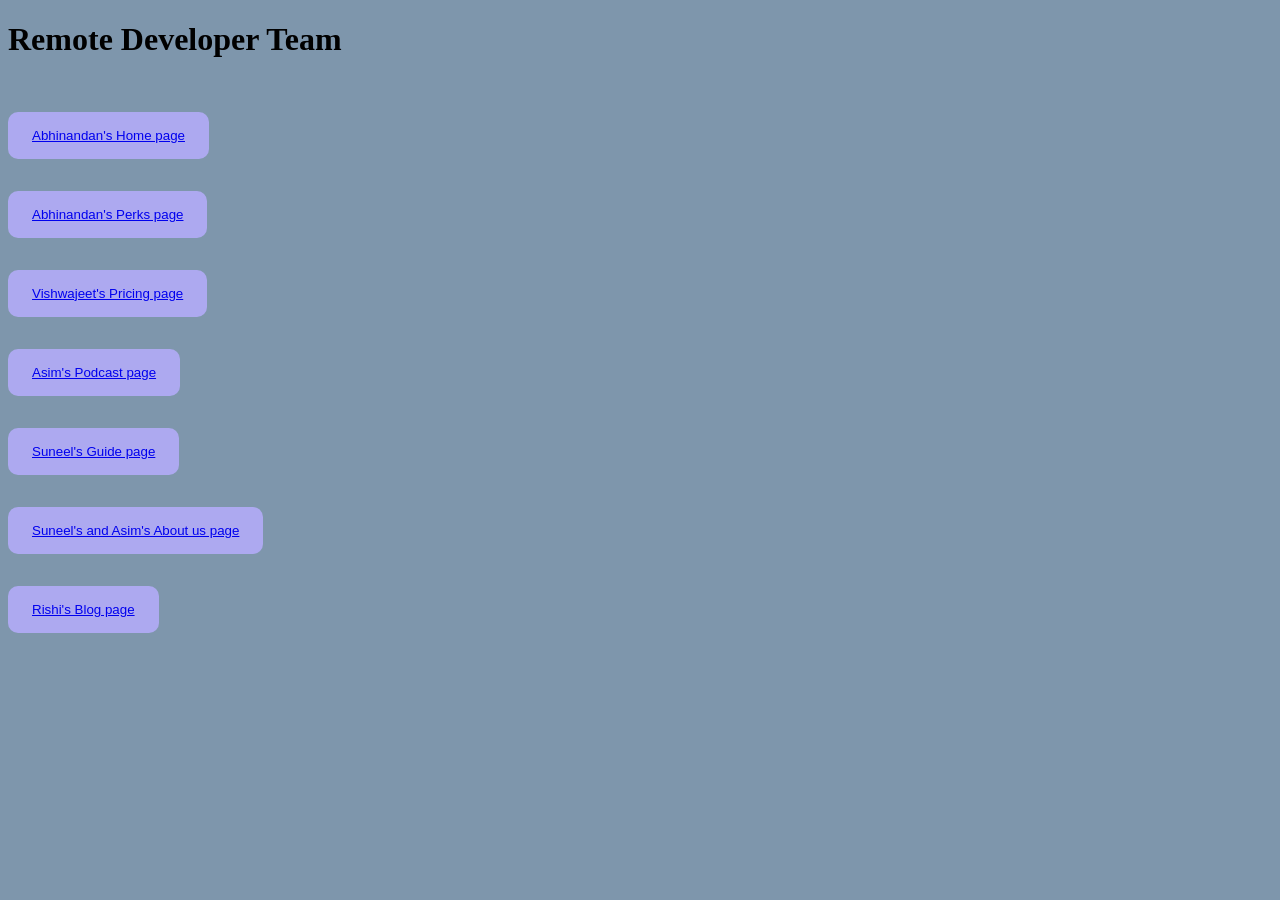
<file: index.html>
<!DOCTYPE html>
<html lang="en">
<head>
    <meta charset="UTF-8">
    <meta name="viewport" content="width=device-width, initial-scale=1.0">
    <title>Remote Developer</title>
</head>


<style>
    body{
        background-color: rgb(126, 150, 172);
      
    }
    body button{
        margin-top: 2rem;
        padding: 1rem 1.5rem ;
        background-color: rgb(173, 169, 240);
        border-radius: 10px;
        border: transparent;
    }
</style>


<body>
    <h1>Remote Developer Team</h1>
    <button><a href="./Abhinandan capt.  ( Home Page)/index.html"> Abhinandan's Home page </a></button><br>
    <button><a href="./Abhinandan capt. ( Perks )/index.html"> Abhinandan's Perks page </a></button><br>
    <button><a href="./Vishwajeet ( Pricing )/index.html"> Vishwajeet's Pricing page</a></button><br>
    <button><a href="./Md. Asim ( Podcast )/index.html"> Asim's Podcast page</a></button><br>
    <button><a href="./Suneel Kumar ( Guide )/index.html"> Suneel's Guide page</a></button><br>
    <button><a href="./Asim and Suneel ( About us )/index.html"> Suneel's and Asim's About us page</a></button><br>
    <button><a href="./Rishi Raj kumar ( Blog )/index.html"> Rishi's Blog page</a></button><br>

</body>
</html>
</file>
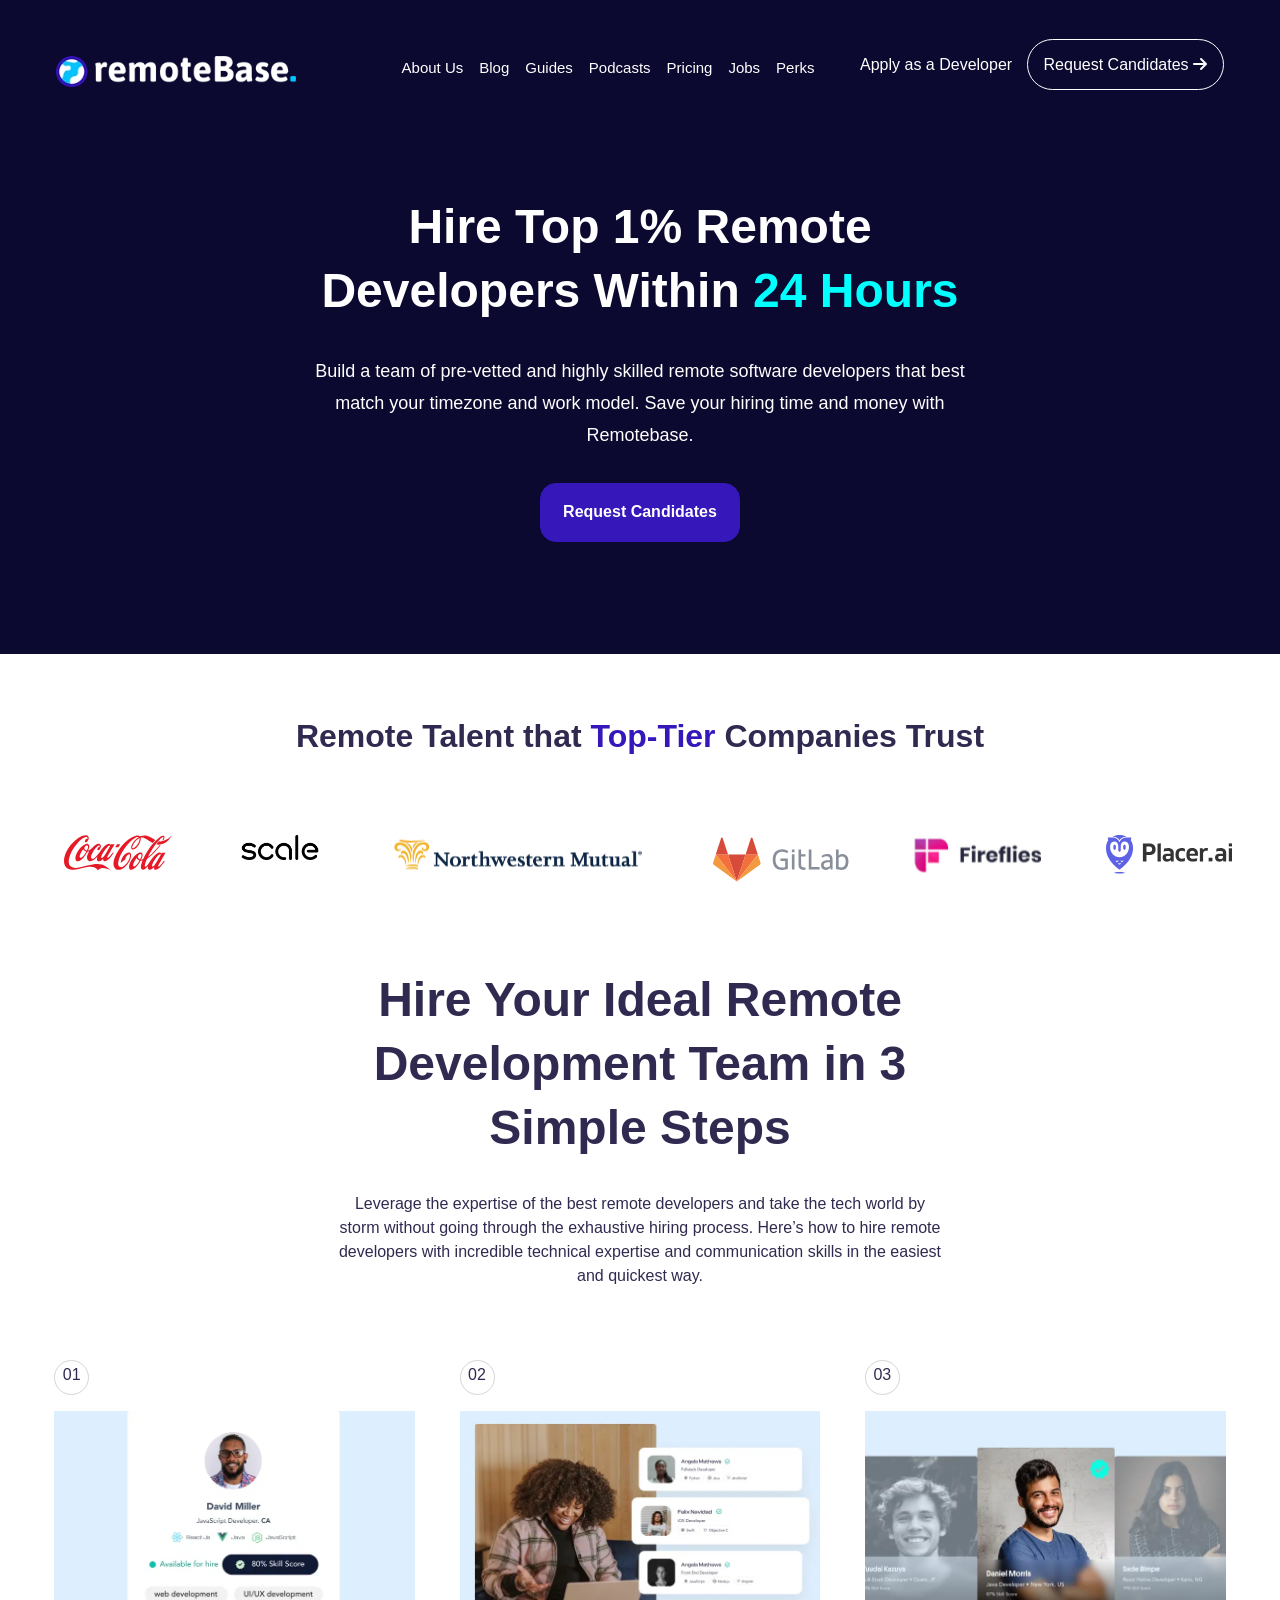
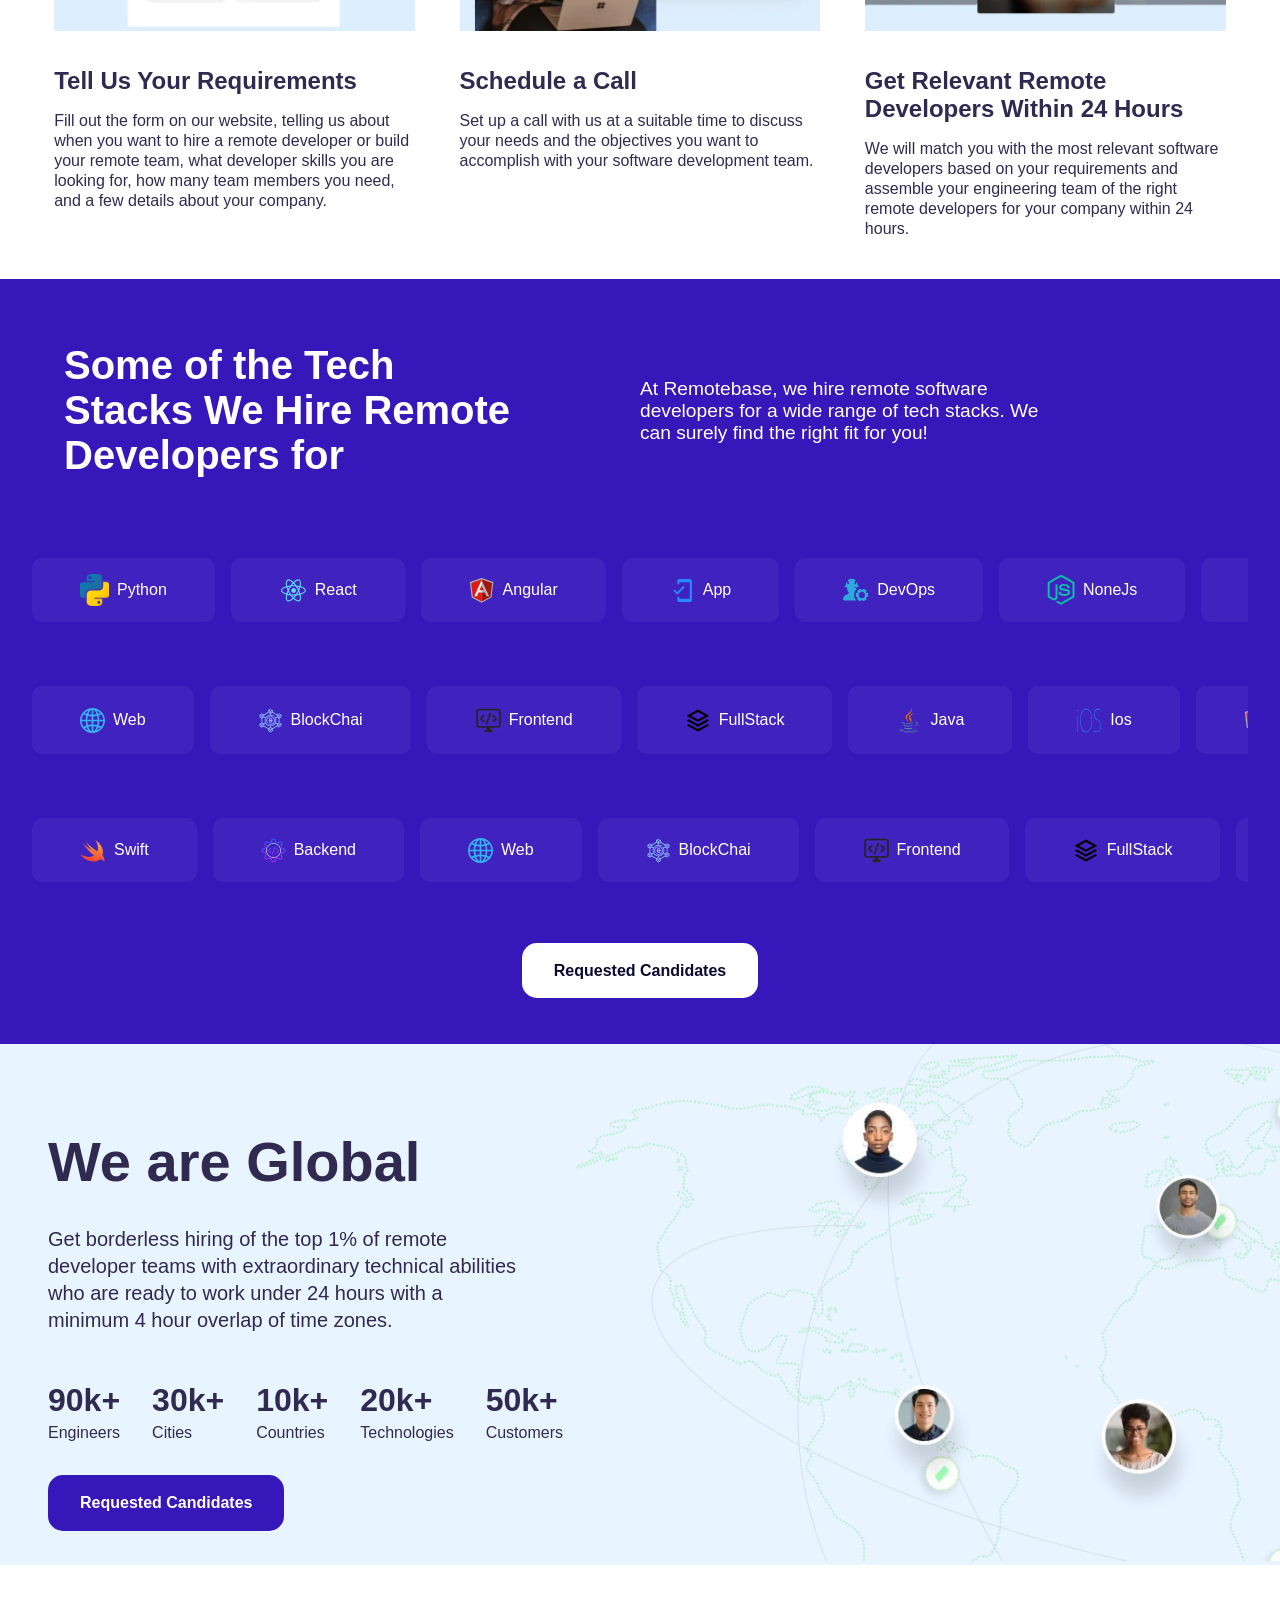
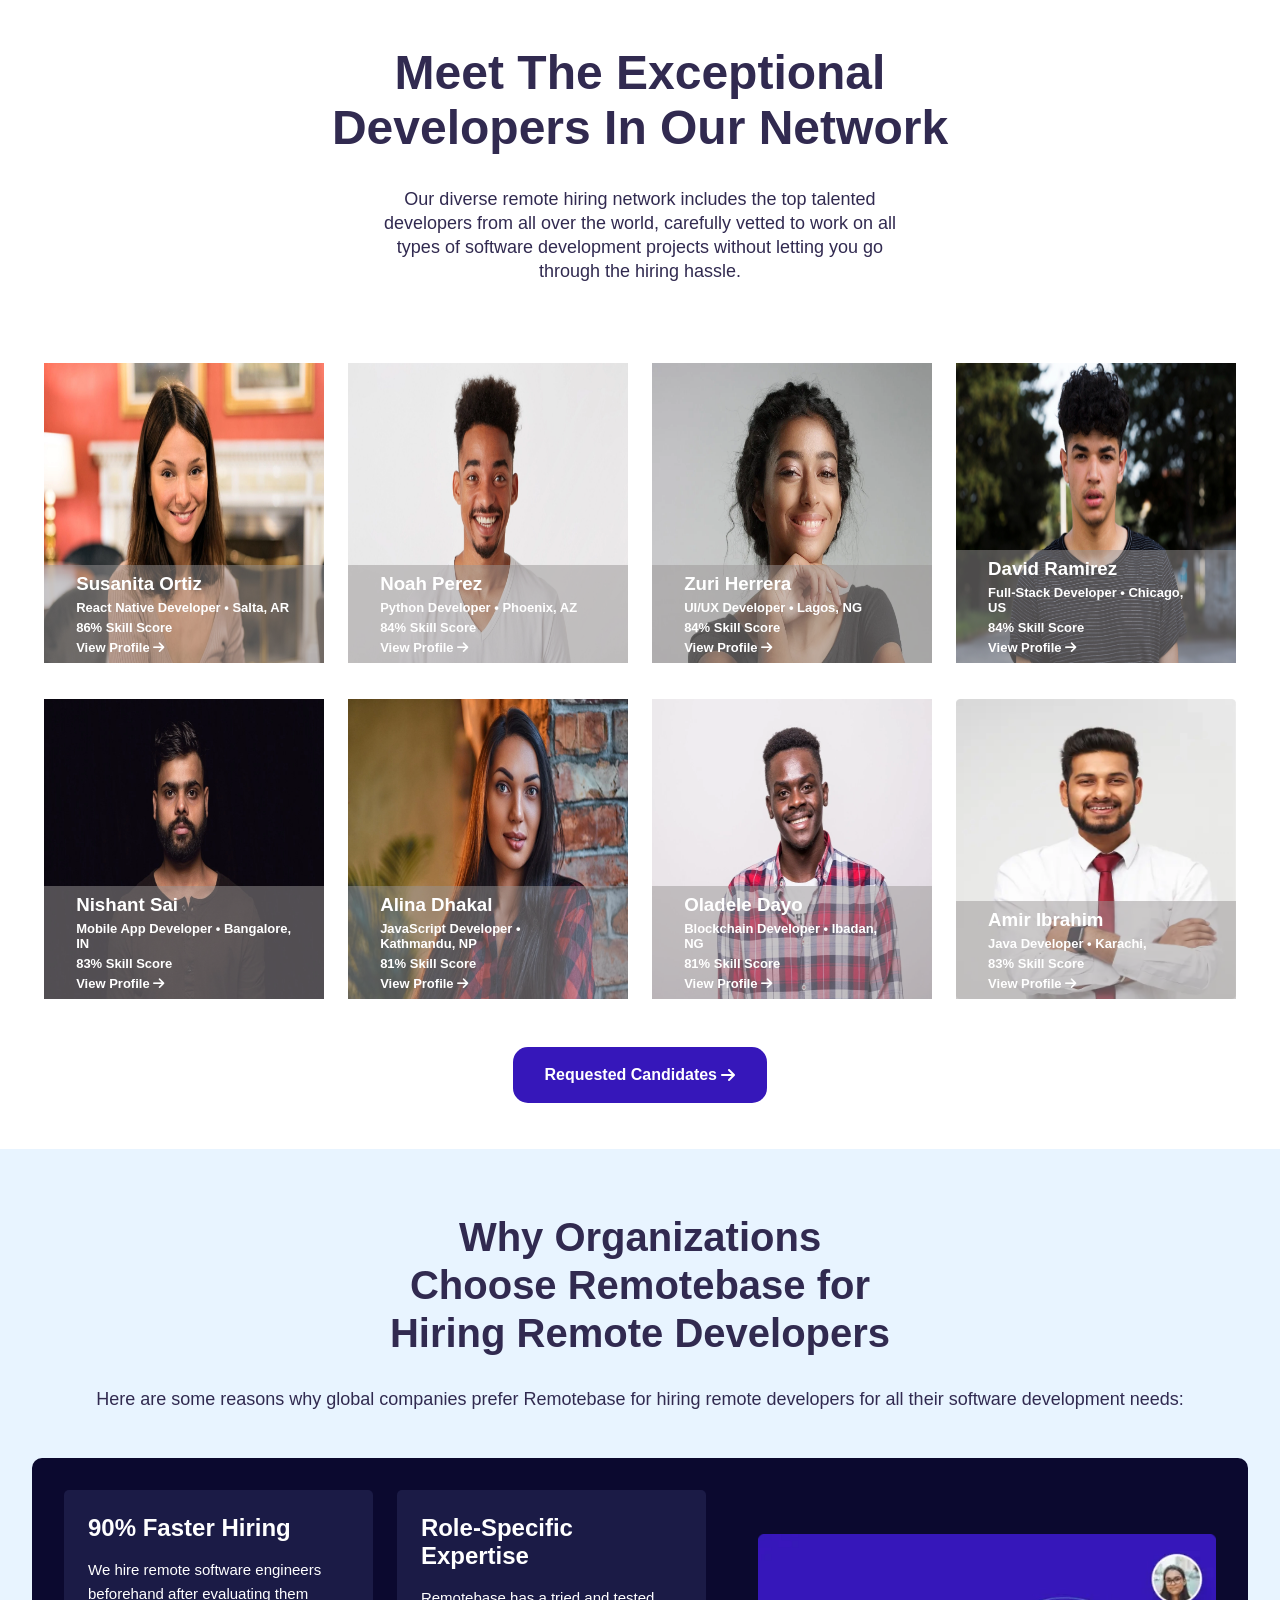
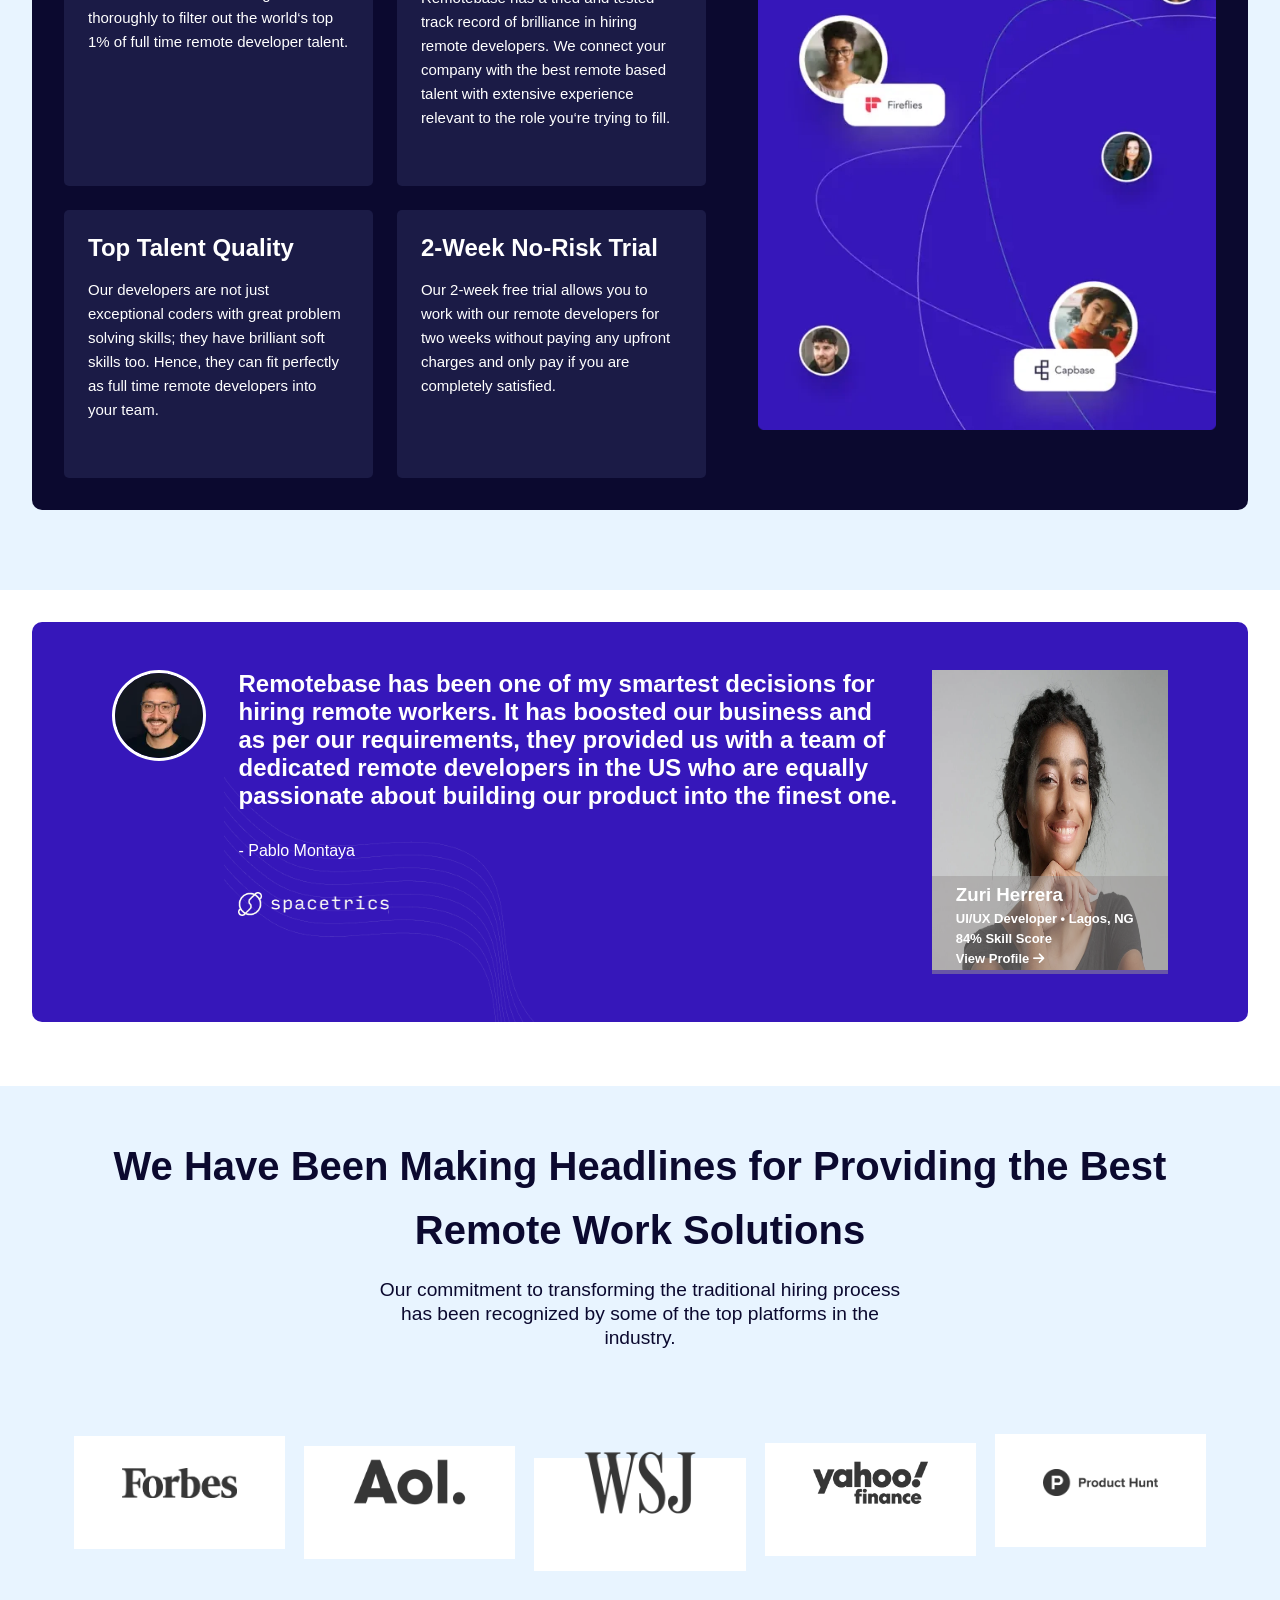
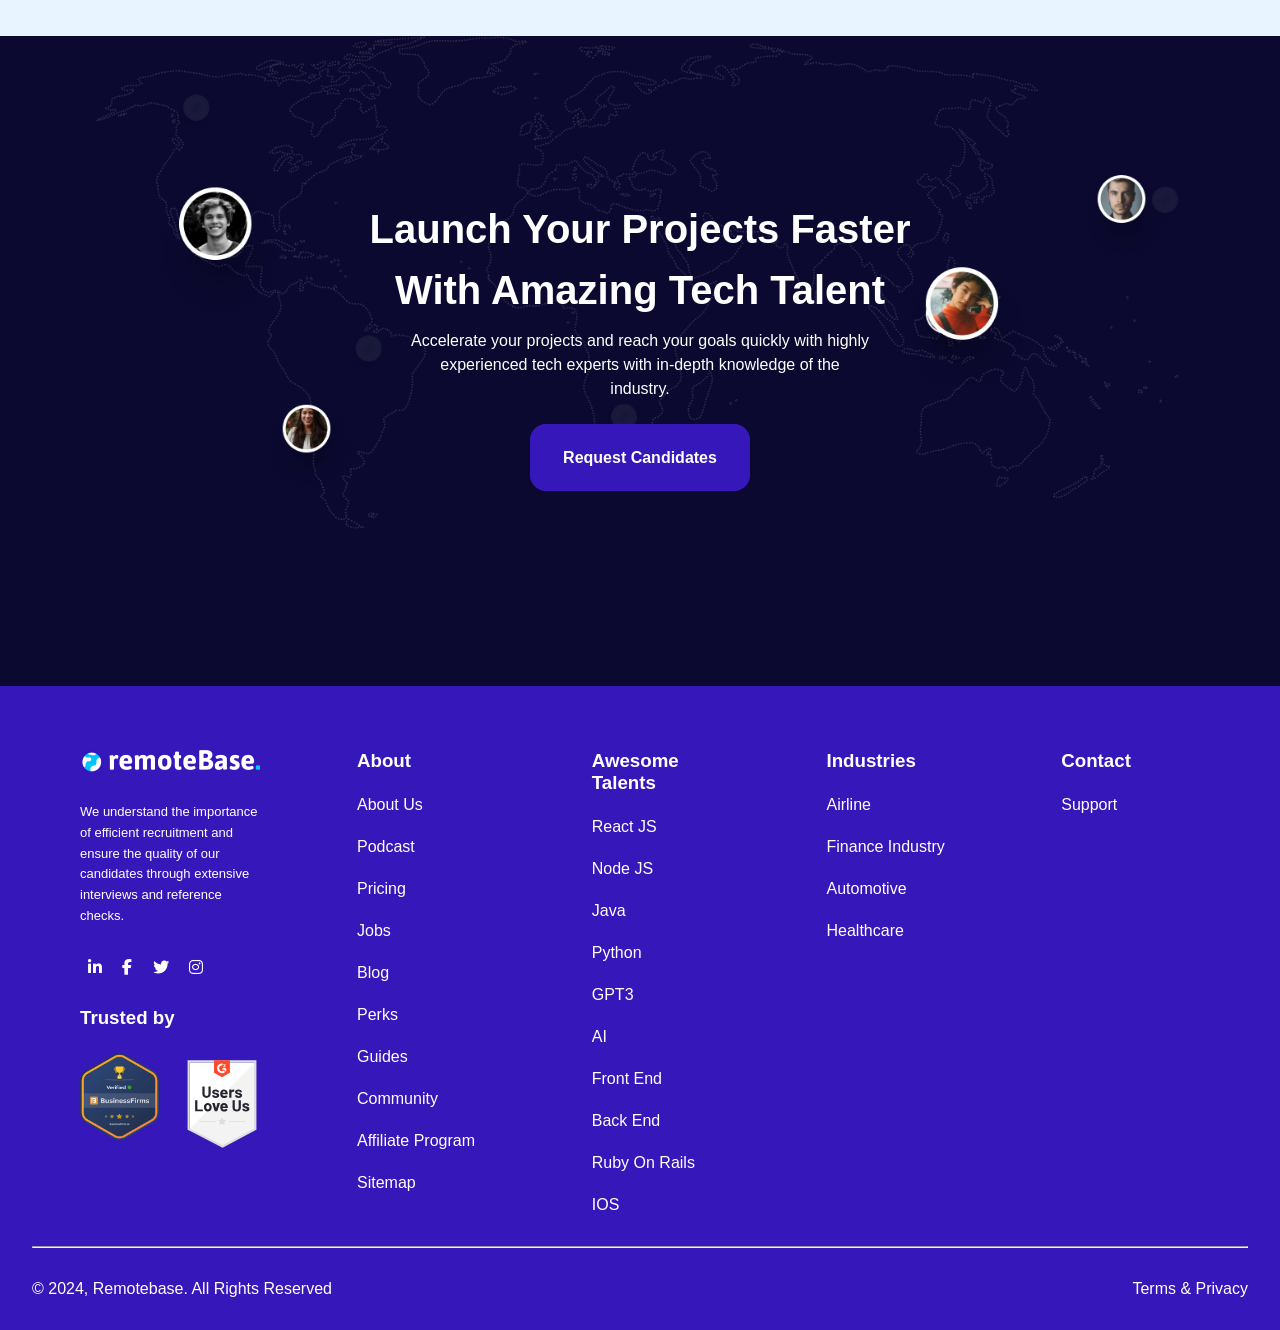
<file: Abhinandan ( Capt .)/index.html>
<!DOCTYPE html>
<html lang="en">

<head>
    <meta charset="UTF-8">
    <meta name="viewport" content="width=device-width, initial-scale=1.0">

    <link rel="stylesheet" href="https://cdnjs.cloudflare.com/ajax/libs/font-awesome/6.5.1/css/all.min.css"
        integrity="sha512-DTOQO9RWCH3ppGqcWaEA1BIZOC6xxalwEsw9c2QQeAIftl+Vegovlnee1c9QX4TctnWMn13TZye+giMm8e2LwA=="
        crossorigin="anonymous" referrerpolicy="no-referrer" />


    <link rel="stylesheet" href="./style.css">
    <title>Home Page</title>
</head>

<body>
    <div id="wrapper">
        
        <section class="hero">
            <nav>
                <a href="">
                    <img src="./assets/asset 0.webp" alt="" class="logo">
                </a>
                <ul>
                    <li><a href="">About Us</a></li>
                    <li><a href="">Blog</a></li>
                    <li><a href="">Guides</a></li>
                    <li><a href="">Podcasts</a></li>
                    <li><a href="">Pricing</a></li>
                    <li><a href="">Jobs</a></li>
                    <li><a href="">Perks</a></li>
                </ul>
                <div class="nav-btn">
                    <a href="">Apply as a Developer</a>
                    <a href="" class="nav-request-btn">Request Candidates <i class="fa-solid fa-arrow-right"></i></a>
                </div>
            </nav>
            <div class="hero-header">
                <div class="main-header">
                    <div class="heading">
                        <h1>Hire Top 1% Remote </h1>
                        <h1>Developers Within <span>24 Hours</span></h1>
                    </div>
                    <div class="paragraph">
                        <p>Build a team of pre-vetted and highly skilled remote software developers that best match your
                            timezone and work model. Save your hiring time and money with Remotebase.</p>
                    </div>
                    <div class="request-btn">
                        <a href="">Request Candidates</a>
                    </div>
                </div>
            </div>
        </section>

        <section class="developer-intro">

        </section>

        <section class="remote-talent">

            <div class="remote-talent-header">
                <h2>Remote Talent that <span>Top-Tier</span> Companies Trust</h2>
                <div>
                    <ul class="talenet-header-logos">
                        <li><img src="./assets/asset 10.svg" alt=""></li>
                        <li><img src="./assets/asset 11.svg" alt=""></li>
                        <li><img src="./assets/asset 12.svg" alt=""></li>
                        <li><img src="./assets/asset 13.svg" alt=""></li>
                        <li><img src="./assets/asset 14.svg" alt=""></li>
                        <li><img src="./assets/asset 15.svg" alt=""></li>
                        <li><img src="./assets/asset 16.svg" alt=""></li>
                        <li><img src="./assets/asset 17.svg" alt=""></li>
                        <li><img src="./assets/asset 18.svg" alt=""></li>
                        <li><img src="./assets/asset 19.svg" alt=""></li>
                        <li><img src="./assets/asset 20.svg" alt=""></li>
                    </ul>
                </div>
            </div>

            <div class="remote-talent-main">
                <h1>Hire Your Ideal Remote Development Team in 3 Simple Steps</h1>
                <p>Leverage the expertise of the best remote developers and take the tech world by storm without going
                    through the exhaustive hiring process. Here’s how to hire remote developers with incredible
                    technical expertise and communication skills in the easiest and quickest way.</p>
            </div>

            <div class="remote-talent-member">
                <div class="talented-members">
                    <div class="member">
                        <div class="member-no">
                            <li>01</li>
                        </div>
                        <div class="member-image">
                            <img src="./assets/asset 21.webp" alt="">
                        </div>
                        <div class="member-work">
                            <h2>Tell Us Your Requirements</h2>
                            <p>Fill out the form on our website, telling us about when you want to hire a remote
                                developer or build your remote team, what developer skills you are looking for, how many
                                team members you need, and a few details about your company.</p>
                        </div>
                    </div>
                    <div class="member">
                        <div class="member-no">
                            <li>02</li>
                        </div>
                        <div class="member-image">
                            <img src="./assets/asset 22.webp" alt="">
                        </div>
                        <div class="member-work">
                            <h2>Schedule a Call</h2>
                            <p>Set up a call with us at a suitable time to discuss your needs and the objectives you
                                want to accomplish with your software development team.</p>
                        </div>
                    </div>
                    <div class="member">
                        <div class="member-no">
                            <li>03</li>
                        </div>
                        <div class="member-image">
                            <img src="./assets/asset 23.webp" alt="">
                        </div>
                        <div class="member-work">
                            <h2>Get Relevant Remote Developers Within 24 Hours</h2>
                            <p>We will match you with the most relevant software developers based on your requirements
                                and assemble your engineering team of the right remote developers for your company
                                within 24 hours.</p>
                        </div>
                    </div>
                </div>
            </div>
        </section>

        <section class="tech-stack">
            <div class="tech-stack-header">
                <div class="tech-stack-left">
                    <h2>Some of the Tech Stacks We Hire Remote Developers for</h2>
                </div>
                <div class="tech-stack-right">
                    <p>At Remotebase, we hire remote software developers for a wide range of tech stacks. We can surely
                        find the right fit for you!</p>
                </div>
            </div>

            <div class="tech-stack-logos">

                <div class="tech-logo">
                    <a href=""><img src="./assets/asset 30.svg" alt="">Python</a>
                    <a href=""><img src="./assets/asset 31.svg" alt="">React</a>
                    <a href=""><img src="./assets/asset 25.svg" alt="">Angular</a>
                    <a href=""><img src="./assets/asset 33.svg" alt="">App</a>
                    <a href=""><img src="./assets/asset 34.svg" alt="">DevOps</a>
                    <a href=""><img src="./assets/asset 24.svg" alt="">NoneJs</a>
                    <a href=""><img src="./assets/asset 26.svg" alt="">Swift</a>
                    <a href=""><img src="./assets/asset 27.svg" alt="">Backend</a>
                    <a href=""><img src="./assets/asset 28.svg" alt="">Web</a>
                    <a href=""><img src="./assets/asset 36.svg" alt="">BlockChai</a>
                    <a href=""><img src="./assets/asset 37.svg" alt="">Frontend</a>
                    <a href=""><img src="./assets/asset 38.svg" alt="">FullStack</a>
                    <a href=""><img src="./assets/asset 39.svg" alt="">Java</a>
                    <a href=""><img src="./assets/asset 40.svg" alt="">Ios</a>
                    <a href=""><img src="./assets/asset 44.svg" alt="">Php</a>


                </div>

                <div class="tech-logo">
                    <a href=""><img src="./assets/asset 28.svg" alt="">Web</a>
                    <a href=""><img src="./assets/asset 36.svg" alt="">BlockChai</a>
                    <a href=""><img src="./assets/asset 37.svg" alt="">Frontend</a>
                    <a href=""><img src="./assets/asset 38.svg" alt="">FullStack</a>
                    <a href=""><img src="./assets/asset 39.svg" alt="">Java</a>
                    <a href=""><img src="./assets/asset 40.svg" alt="">Ios</a>
                    <a href=""><img src="./assets/asset 25.svg" alt="">Angular</a>
                    <a href=""><img src="./assets/asset 26.svg" alt="">Swift</a>
                    <a href=""><img src="./assets/asset 27.svg" alt="">Backend</a>
                    <a href=""><img src="./assets/asset 30.svg" alt="">Python</a>
                    <a href=""><img src="./assets/asset 31.svg" alt="">React</a>
                    <a href=""><img src="./assets/asset 42.svg" alt="">React Native</a>
                    <a href=""><img src="./assets/asset 33.svg" alt="">App</a>
                    <a href=""><img src="./assets/asset 34.svg" alt="">DevOps</a>
                    <a href=""><img src="./assets/asset 24.svg" alt="">NoneJs</a>

                </div>

                <div class="tech-logo">
                    <a href=""><img src="./assets/asset 26.svg" alt="">Swift</a>
                    <a href=""><img src="./assets/asset 27.svg" alt="">Backend</a>
                    <a href=""><img src="./assets/asset 28.svg" alt="">Web</a>
                    <a href=""><img src="./assets/asset 36.svg" alt="">BlockChai</a>
                    <a href=""><img src="./assets/asset 37.svg" alt="">Frontend</a>
                    <a href=""><img src="./assets/asset 38.svg" alt="">FullStack</a>
                    <a href=""><img src="./assets/asset 39.svg" alt="">Java</a>
                    <a href=""><img src="./assets/asset 40.svg" alt="">Ios</a>
                    <a href=""><img src="./assets/asset 30.svg" alt="">Python</a>
                    <a href=""><img src="./assets/asset 31.svg" alt="">React</a>
                    <a href=""><img src="./assets/asset 42.svg" alt="">Android</a>
                    <a href=""><img src="./assets/asset 33.svg" alt="">App</a>
                    <a href=""><img src="./assets/asset 34.svg" alt="">DevOps</a>
                    <a href=""><img src="./assets/asset 24.svg" alt="">NoneJs</a>
                    <a href=""><img src="./assets/asset 25.svg" alt="">Angular</a>

                </div>





            </div>

            <div class="tech-stack-btn">
                <a href="">Requested Candidates</a>
            </div>
        </section>

        <section class="global">
            <div class="left-global">
                <h1>We are Global</h1>
                <p>Get borderless hiring of the top 1% of remote developer teams with extraordinary technical abilities
                    who are ready to work under 24 hours with a minimum 4 hour overlap of time zones.</p>
                <div class="gloabl-works">
                    <div class="work">
                        <h2>90k+</h2>
                        <p>Engineers</p>
                    </div>
                    <div class="work">
                        <h2>30k+</h2>
                        <p>Cities</p>
                    </div>
                    <div class="work">
                        <h2>10k+</h2>
                        <p>Countries</p>
                    </div>
                    <div class="work">
                        <h2>20k+</h2>
                        <p>Technologies</p>
                    </div>
                    <div class="work">
                        <h2>50k+</h2>
                        <p>Customers</p>
                    </div>

                </div>

                <div class="global-btn">
                    <a href="">Requested Candidates</a>
                </div>
            </div>
            <div class="right-global">
                <div class="global-image">
                    <img src="./assets/asset 45.webp" alt="">
                </div>
            </div>
        </section>

        <section class="developer-section">
            <div class="developer-header">
                <h1>Meet The Exceptional</h1>
                <h1> Developers In Our Network</h1>
                <p>Our diverse remote hiring network includes the top talented developers from all over the world,
                    carefully vetted to work on all types of software development projects without letting you go
                    through the hiring hassle.</p>
            </div>
            <div class="developer-intro">
                <div class="developer">
                    <div class="developer-image">
                        <img src="./assets/asset 46.webp" alt="">
                    </div>
                    <div class="developer-profile">
                        <h3>Susanita Ortiz</h3>
                        <p>React Native Developer • Salta, AR</p>
                        <p>86% Skill Score</p>
                        <p>View Profile <i class="fa-solid fa-arrow-right"></i></p>
                    </div>
                </div>
                <div class="developer">
                    <div class="developer-image">
                        <img src="./assets/asset 47.webp" alt="">
                    </div>
                    <div class="developer-profile">
                        <h3>Noah Perez</h3>
                        <p>Python Developer • Phoenix, AZ</p>
                        <p>84% Skill Score</p>
                        <p>View Profile <i class="fa-solid fa-arrow-right"></i></p>
                    </div>
                </div>
                <div class="developer">
                    <div class="developer-image">
                        <img src="./assets/asset 48.webp" alt="">
                    </div>
                    <div class="developer-profile">
                        <h3>Zuri Herrera</h3>
                        <p>UI/UX Developer • Lagos, NG</p>
                        <p>84% Skill Score</p>
                        <p>View Profile <i class="fa-solid fa-arrow-right"></i></p>
                    </div>
                </div>
                <div class="developer">
                    <div class="developer-image">
                        <img src="./assets/asset 49.webp" alt="">
                    </div>
                    <div class="developer-profile">
                        <h3>David Ramirez</h3>
                        <p>Full-Stack Developer • Chicago, US</p>
                        <p>84% Skill Score</p>
                        <p>View Profile <i class="fa-solid fa-arrow-right"></i></p>
                    </div>
                </div>
                <div class="developer">
                    <div class="developer-image">
                        <img src="./assets/asset 50.webp" alt="">
                    </div>
                    <div class="developer-profile">
                        <h3>Nishant Sai</h3>
                        <p>Mobile App Developer • Bangalore, IN</p>
                        <p>83% Skill Score</p>
                        <p>View Profile <i class="fa-solid fa-arrow-right"></i></p>
                    </div>
                </div>
                <div class="developer">
                    <div class="developer-image">
                        <img src="./assets/asset 51.webp" alt="">
                    </div>
                    <div class="developer-profile">
                        <h3>Alina Dhakal</h3>
                        <p>JavaScript Developer • Kathmandu, NP</p>
                        <p>81% Skill Score</p>
                        <p>View Profile <i class="fa-solid fa-arrow-right"></i></p>
                    </div>
                </div>
                <div class="developer">
                    <div class="developer-image">
                        <img src="./assets/asset 52.webp" alt="">
                    </div>
                    <div class="developer-profile">
                        <h3>Oladele Dayo</h3>
                        <p>Blockchain Developer • Ibadan, NG</p>
                        <p>81% Skill Score</p>
                        <p>View Profile <i class="fa-solid fa-arrow-right"></i></p>
                    </div>
                </div>
                <div class="developer">
                    <div class="developer-image">
                        <img src="./assets/asset 53.webp" alt="">
                    </div>
                    <div class="developer-profile">
                        <h3>Amir Ibrahim</h3>
                        <p>Java Developer • Karachi, </p>
                        <p>83% Skill Score</p>
                        <p>View Profile <i class="fa-solid fa-arrow-right"></i></p>
                    </div>
                </div>
            </div>
            <div class="developer-btn">
                <a href="">Requested Candidates <i class="fa-solid fa-arrow-right"></i></a>
            </div>
        </section>

        <section class="reason-section">
            <div class="reason-header">
                <h1>Why Organizations </h1>
                <h1>Choose Remotebase for</h1>
                <h1> Hiring Remote Developers</h1>
                <p>Here are some reasons why global companies prefer Remotebase for hiring remote developers for all
                    their software development needs:</p>
            </div>

            <div class="reason-main-section">
                <div class="reason-main-left">
                    <div class="all-left-containers">
                        <div class="main-left-container">
                            <h1>90% Faster Hiring</h1>
                            <p>We hire remote software engineers beforehand after evaluating them thoroughly to filter
                                out the world‘s top 1% of full time remote developer talent.</p>
                        </div>
                        <div class="main-left-container">
                            <h1>Role-Specific Expertise</h1>
                            <p>Remotebase has a tried and tested track record of brilliance in hiring remote developers.
                                We connect your company with the best remote based talent with extensive experience
                                relevant to the role you‘re trying to fill.</p>
                        </div>
                        <div class="main-left-container">
                            <h1>Top Talent Quality</h1>
                            <p>Our developers are not just exceptional coders with great problem solving skills; they
                                have brilliant soft skills too. Hence, they can fit perfectly as full time remote
                                developers into your team.</p>
                        </div>
                        <div class="main-left-container">
                            <h1>2-Week No-Risk Trial</h1>
                            <p>Our 2-week free trial allows you to work with our remote developers for two weeks without
                                paying any upfront charges and only pay if you are completely satisfied.</p>
                        </div>
                    </div>
                </div>

                <div class="reason-main-right">
                    <div class="main-right-image">
                        <img src="./assets/asset 54.webp" alt="">
                    </div>
                </div>
            </div>
        </section>

        <section class="testimonial">
            <div class="testimonial-container">
                <div class="testimonial-main">
                    <div class="main-first-image">
                        <img src="./assets/asset 56.webp" alt="">
                    </div>
                    <div class="testimonial-main-discription">
                        <h1>Remotebase has been one of my smartest decisions for hiring remote workers. It has boosted
                            our business and as per our requirements, they provided us with a team of dedicated remote
                            developers in the US who are equally passionate about building our product into the finest
                            one.</h1>
                        <p>- Pablo Montaya</p>

                        <img src="./assets/asset 57.png" alt="">
                    </div>
                    <div class="testimonial-developer">
                        <div class="testimonial-developer-image">
                            <img src="./assets/asset 48.webp" alt="">
                        </div>
                        <div class="testimonial-developer-profile">
                            <h3>Zuri Herrera</h3>
                            <p>UI/UX Developer • Lagos, NG</p>
                            <p>84% Skill Score</p>
                            <p>View Profile <i class="fa-solid fa-arrow-right"></i></p>
                        </div>
                    </div>
                </div>
                <div class="background-image">
                    <img src="./assets/asset 55.png" alt="">
                </div>

            </div>
        </section>

        <section class="remote-solution-section">
            <div class="remote-solution-section-header">
                <h1>We Have Been Making Headlines for Providing the Best </h1>
                <h1>Remote Work Solutions</h1>
                <p>Our commitment to transforming the traditional hiring process </p>
                <p>has been recognized by some of the top platforms in the </p>
                <p>industry.</p>
            </div>
            <div class="work-solution-technologies">
                <div class="technology">
                    <a href=""><img src="./assets/asset 62.webp" alt=""></a>
                </div>
                <div class="technology">
                    <a href=""><img src="./assets/asset 63.webp" alt=""></a>
                </div>
                <div class="technology">
                    <a href=""><img src="./assets/asset 64.webp" alt=""></a>
                </div>
                <div class="technology">
                    <a href=""><img src="./assets/asset 65.webp" alt=""></a>
                </div>
                <div class="technology">
                    <a href=""><img src="./assets/asset 66.webp" alt=""></a>
                </div>
            </div>

        </section>

        <section class="launch-project-section">
            <div class="launch-project-section-header">
                <div>
                    <h1>Launch Your Projects Faster </h1>
                    <h1>With Amazing Tech Talent</h1>
                </div>
                <p>Accelerate your projects and reach your goals quickly with highly</p>
                <p>experienced tech experts with in-depth knowledge of the </p>
                <p>industry.</p>
                <div class="launch-project-btn">
                    <a href="">Request Candidates</a>
                </div>
            </div>
            <div class="launch-project-section-image">
                <img src="./assets/asset 67.webp" alt="">
            </div>
        </section>

        <footer>

            <div class="footer-all-section">
                <div class="footer-parts">
                    <div class="footer-logo">
                        <a href=""><img src="./assets/asset 68.png" alt=""></a>
                    </div>
                    <p>We understand the importance of efficient recruitment and ensure the quality of our candidates
                        through extensive interviews and reference checks.</p>
                    <div class="social-media-icons">
                        <a href=""><i class="fa-brands fa-linkedin-in"></i></a>
                        <a href=""><i class="fa-brands fa-facebook-f"></i></a>
                        <a href=""><i class="fa-brands fa-twitter"></i></a>
                        <a href=""><i class="fa-brands fa-instagram"></i></a>
                    </div>
                    <h3>Trusted by</h3>
                    <div class="footer-certificate">
                        <div class="licence-one">
                            <a href=""><img src="./assets/asset 69.png" alt=""></a>

                        </div>
                        <div class="licence-one">
                            <a href=""><img src="./assets/asset 70.svg" alt=""></a>
                        </div>
                    </div>
                </div>

                <div class="footer-parts">
                    <h3>About</h3>
                    <a href="">About Us</a>
                    <a href="">Podcast</a>
                    <a href="">Pricing</a>
                    <a href="">Jobs</a>
                    <a href="">Blog</a>
                    <a href="">Perks</a>
                    <a href="">Guides</a>
                    <a href="">Community</a>
                    <a href="">Affiliate Program</a>
                    <a href="">Sitemap</a>
                </div>
                <div class="footer-parts">
                    <h3>Awesome Talents</h3>
                    <a href="">React JS</a>
                    <a href="">Node JS</a>
                    <a href="">Java</a>
                    <a href="">Python</a>
                    <a href="">GPT3</a>
                    <a href="">AI</a>
                    <a href="">Front End</a>
                    <a href="">Back End</a>
                    <a href="">Ruby On Rails</a>
                    <a href="">IOS</a>
                </div>
                <div class="footer-parts">
                    <h3>Industries</h3>
                    <a href="">Airline</a>
                    <a href="">Finance Industry</a>
                    <a href="">Automotive</a>
                    <a href="">Healthcare</a>
                </div>
                <div class="footer-parts">
                    <h3>Contact</h3>
                    <a href="">Support</a>
                </div>
            </div>

            <hr>

            <div class="footer-last">
                <p>© 2024, Remotebase. All Rights Reserved</p>
                <a href="">Terms & Privacy</a>
            </div>

        </footer>



    </div>
</body>

</html>
</file>
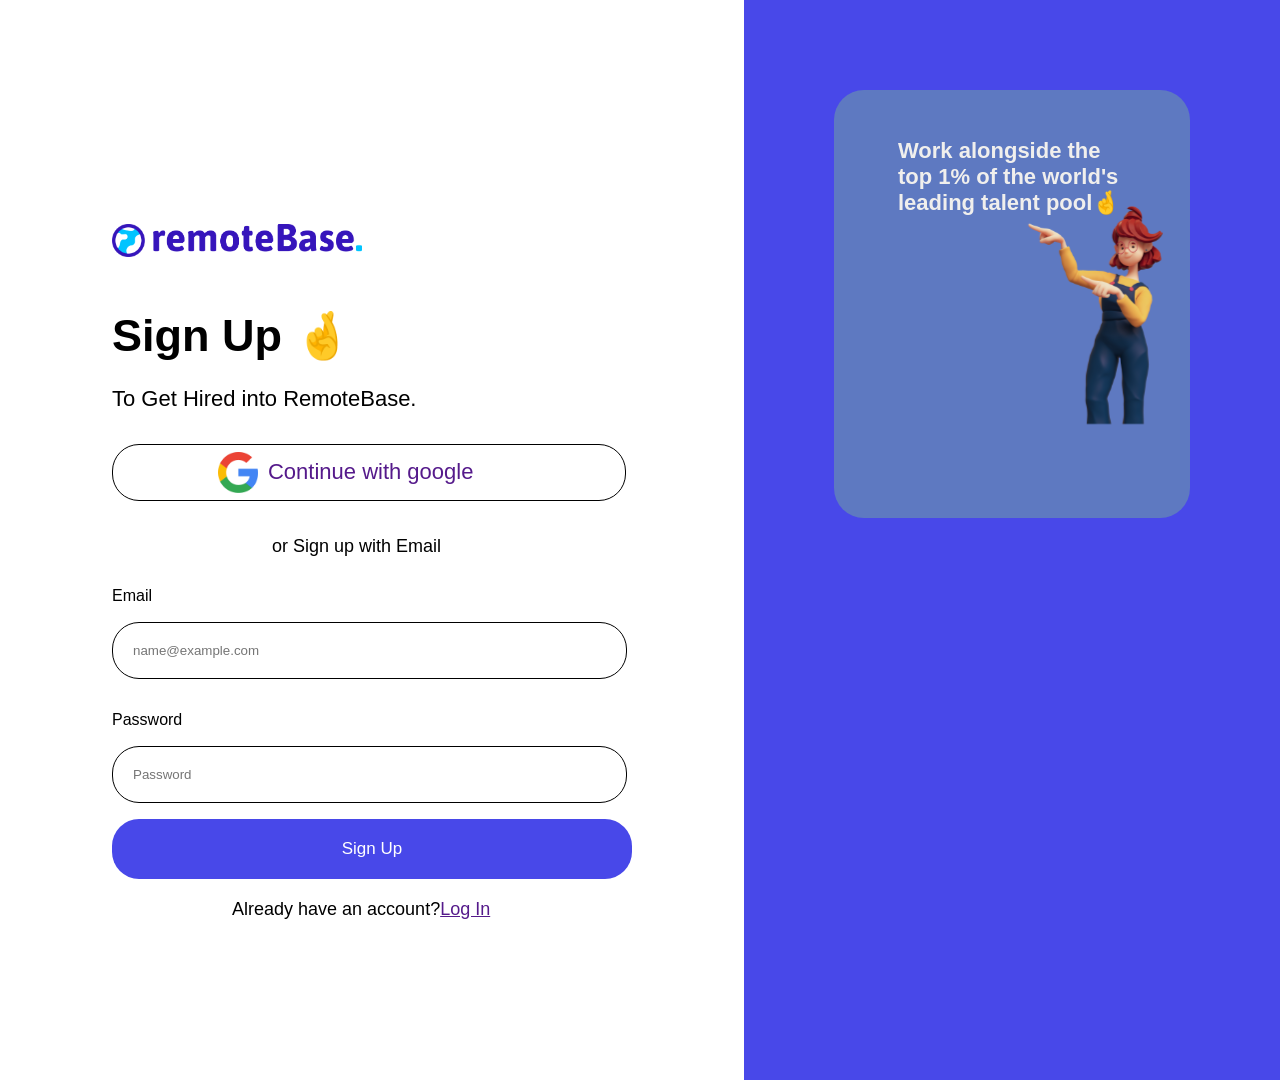
<file: Abhinandan capt. ( Apply as a Developer)/index.html>
<!DOCTYPE html>
<html lang="en">
<head>
<meta charset="UTF-8">
<meta name="viewport" content="width=device-width, initial-scale=1.0">
<title>Signup Page</title>
<link rel="stylesheet" href="./style.css">
</head>
<body>
<div class="container">  
  <div class="signup-form">
      <div class="image">
        <img id="img" src="./assets/new-remotebase-logo.aedd765d.png" alt="">
      </div>
    
    <h1 id="signup-form">Sign Up 🤞</h1>
    <div class="title">To Get Hired into RemoteBase.</div>
   <div class="continue">
    <div class="google-logo">
        <!-- <div class="google-section"> -->
            <img id="g-logo" src="./assets/g-logo.png" alt="">
            <a href="" id="continue">Continue with google</a>
        <!-- </div> -->
    </div>
    <div class="line">
      <p>or Sign up with Email</p>
    </div>
   </div>
    <!-- <form> -->
        <p>Email</p>
      <input id="email" type="email" placeholder="name@example.com" required>
      <p>Password</p>
      <input id="password" type="password" placeholder="Password" required>
      <button id="sinup" type="submit">Sign Up</button>
    <!-- </form> -->
    <div class="already">
        <p>Already have an account?</p>
        <a href="">Log In</a>
    </div>
  </div>
  <div class="side-image">
    <div class="Upara">
      <p id="pPara">Work alongside the top 1% of the world's <br> leading talent pool🤞 </p>
      <img id="Uimg" src="./assets/asset 1.svg" alt="">
    </div>
  </div>

</div>

</body>
</html>
</file>
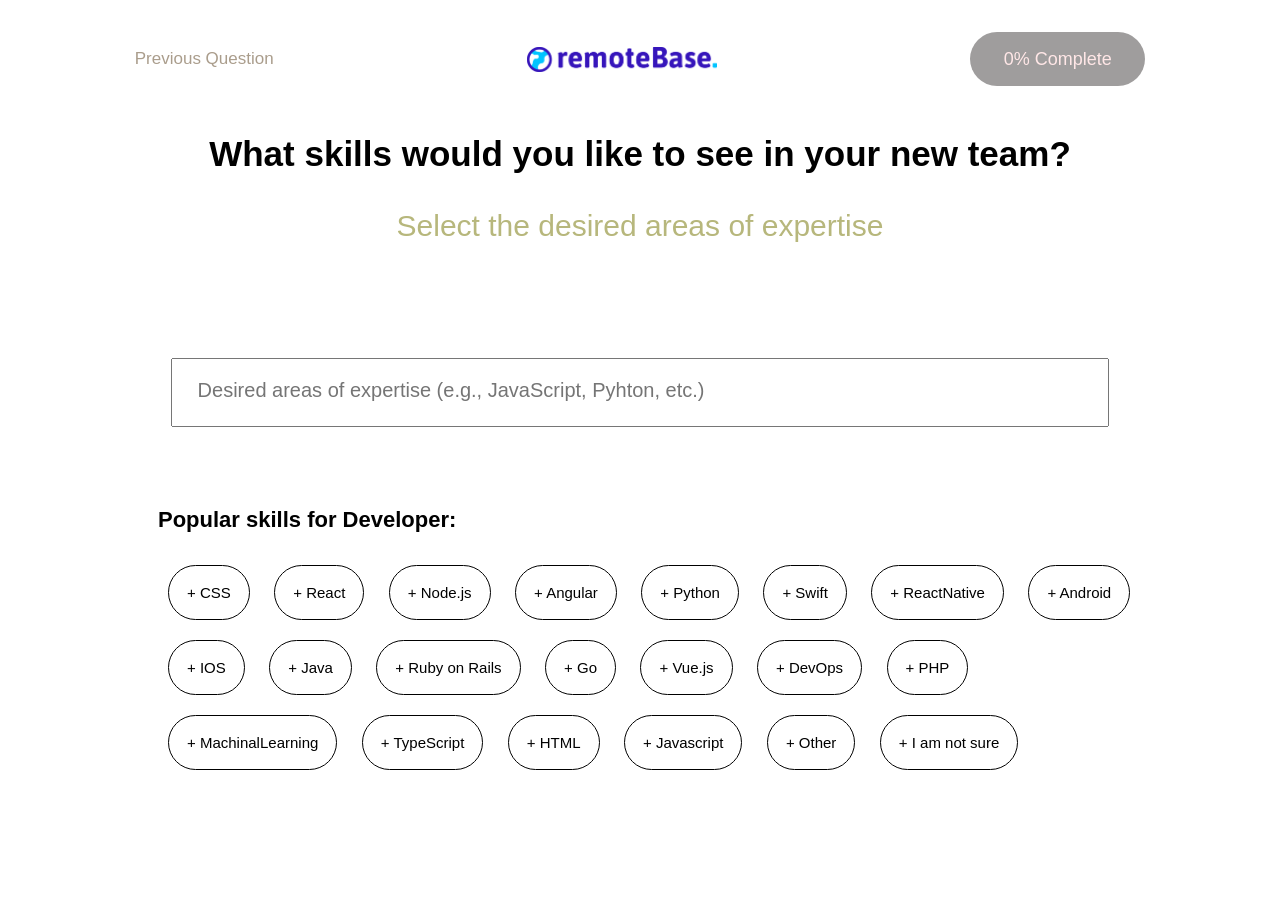
<file: Abhinandan capt. ( Request page )/index.html>
<!DOCTYPE html>
<html lang="en">
<head>
    <meta charset="UTF-8">
    <meta name="viewport" content="width=device-width, initial-scale=1.0">
    <title>Document</title>
    <link rel="stylesheet" href="./style.css">
</head>
<body>
    <div class="container">
        <div class="header">
            <p id="para"> Previous Question</p>
            <img src="./assets/new-remotebase-logo.aedd765d.png" alt="">
            <button id="zero">0% Complete</button>
        </div>

        <div class="what">
            <p class="Wpara">What skills would you like to see in your new team? <br> <center class="WparaB">Select the desired areas of expertise</center></p>
            <p class="Wpara"></p>
        </div>

        <div class="input">
            <input type="text" name="" id="input" placeholder="Desired areas of expertise (e.g., JavaScript, Pyhton, etc.)">
        </div>

        <div class="popular">
            <p id="pplr">Popular skills for Developer:</p>
            <div class="fisrtL">
                <button class="btn">+ CSS</button>
                <button class="btn">+ React</button>
                <button class="btn">+ Node.js</button>
                <button class="btn">+ Angular</button>
                <button class="btn">+ Python</button>
                <button class="btn">+ Swift</button>
                <button class="btn">+ ReactNative</button>
                <button class="btn">+ Android</button>
                <br>
                <button class="btn">+ IOS</button>
                <button class="btn">+ Java</button>
                <button class="btn">+ Ruby on Rails</button>
                <button class="btn">+ Go</button>
                <button class="btn">+ Vue.js</button>
                <button class="btn">+ DevOps</button>
                <button class="btn">+ PHP</button>
                <br>
                <button class="btn">+ MachinalLearning</button>
                <button class="btn">+ TypeScript</button>
                <button class="btn">+ HTML</button>
                <button class="btn">+ Javascript</button>
                <button class="btn">+ Other</button>
                <button class="btn">+ I am not sure</button>
            </div>
           
            
        </div>
    </div>
</body>
</html>
</file>
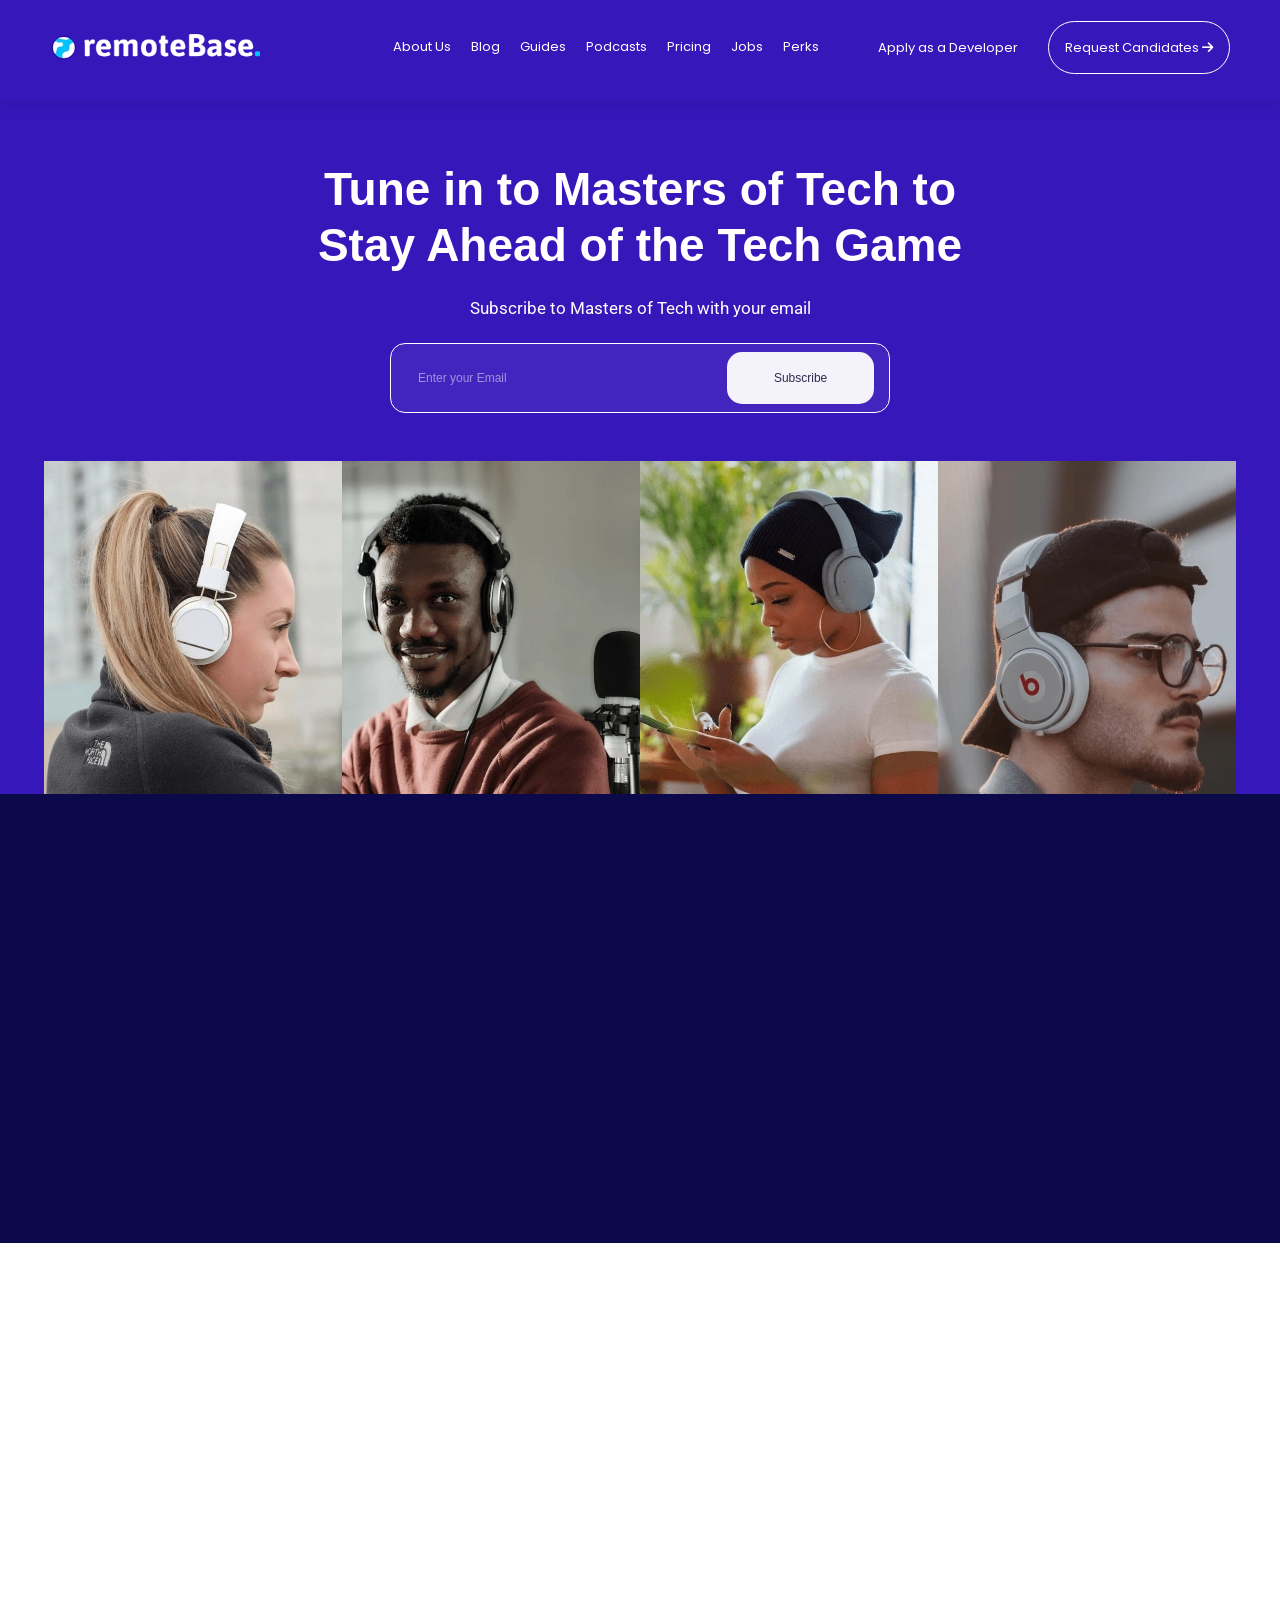
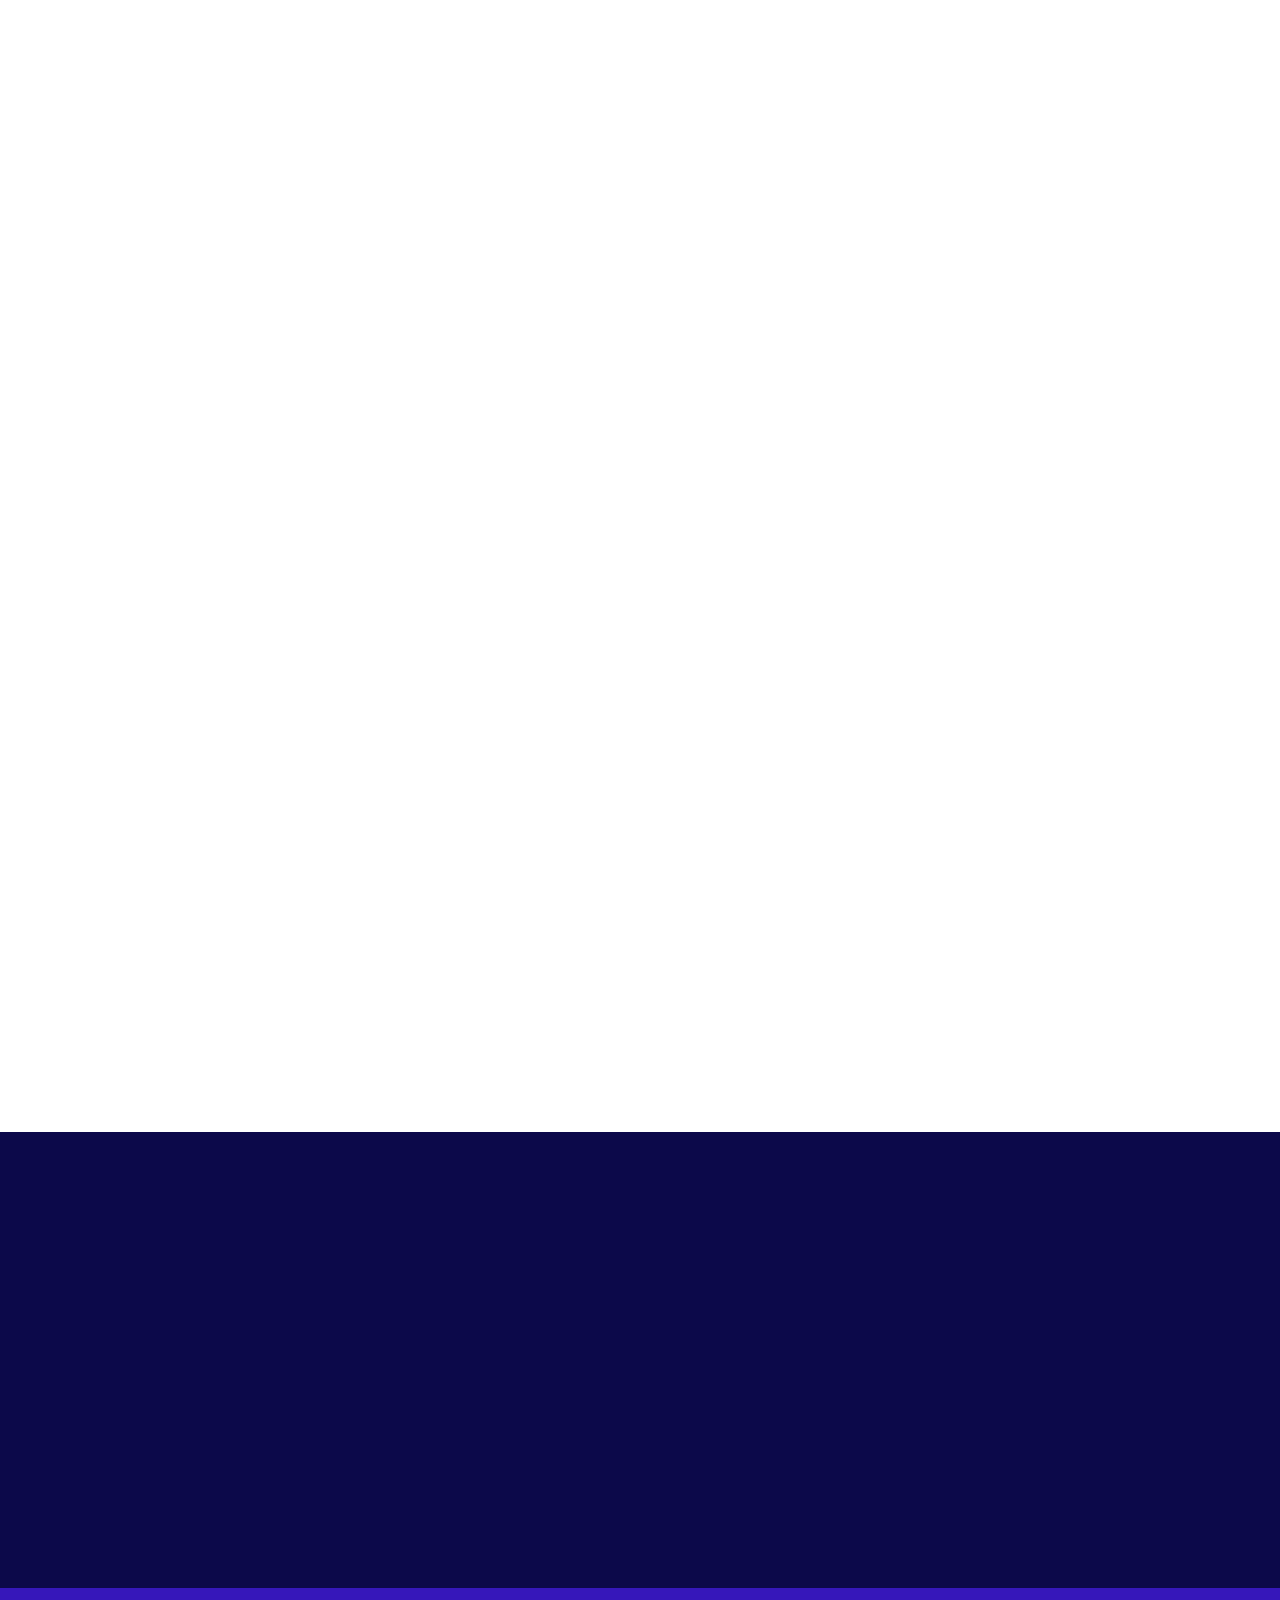
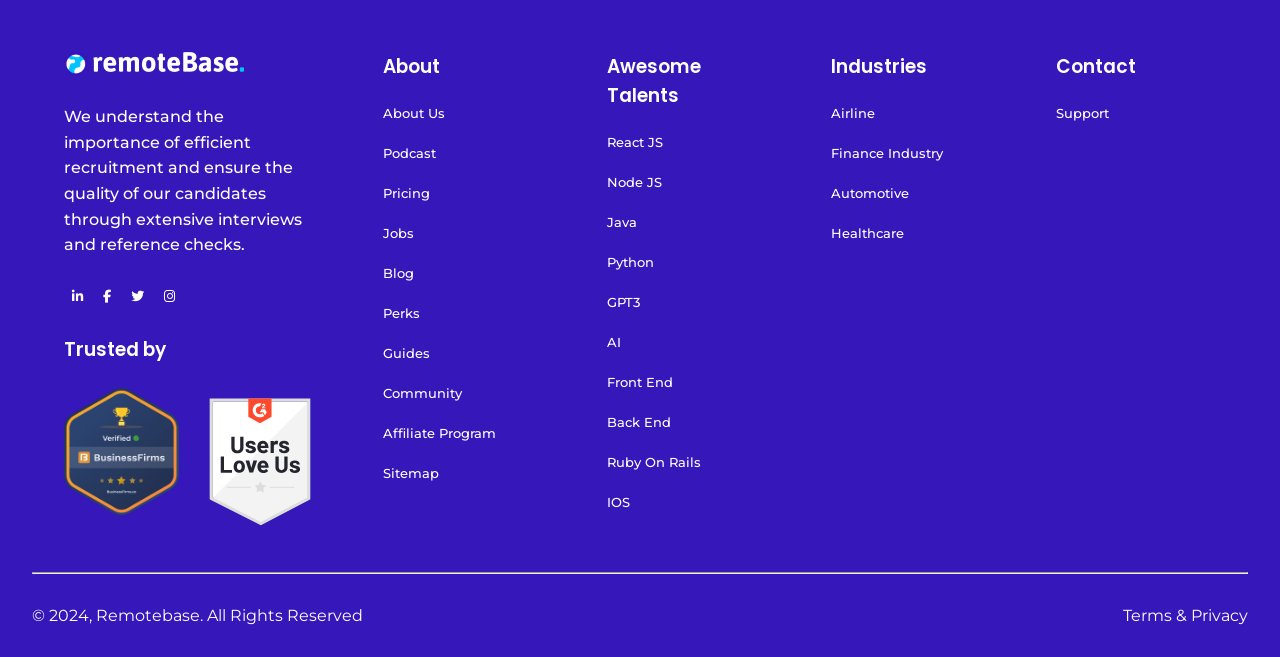
<file: Md. Asim ( Podcast )/index.html>
<!DOCTYPE html>
<html lang="en">

<head>
    <meta charset="UTF-8">
    <meta name="viewport" content="width=device-width, initial-scale=1.0">
    <title>Podcast</title>
    <link rel="stylesheet" href="style.css">

    <link rel="stylesheet" href="https://cdnjs.cloudflare.com/ajax/libs/font-awesome/6.5.1/css/all.min.css"
        integrity="sha512-DTOQO9RWCH3ppGqcWaEA1BIZOC6xxalwEsw9c2QQeAIftl+Vegovlnee1c9QX4TctnWMn13TZye+giMm8e2LwA=="
        crossorigin="anonymous" referrerpolicy="no-referrer" />

    <link href="https://fonts.cdnfonts.com/css/avenir" rel="stylesheet">


    <link rel="preconnect" href="https://fonts.googleapis.com">
    <link rel="preconnect" href="https://fonts.gstatic.com" crossorigin>
    <link
        href="https://fonts.googleapis.com/css2?family=Montserrat:ital,wght@0,100..900;1,100..900&family=Poppins:ital,wght@0,100;0,200;0,300;0,400;0,500;0,600;0,700;0,800;0,900;1,100;1,200;1,300;1,400;1,500;1,600;1,700;1,800;1,900&family=Roboto:wght@100;300;400;500;700;900&display=swap"
        rel="stylesheet">

    <link href="https://unpkg.com/aos@2.3.1/dist/aos.css" rel="stylesheet">

</head>

<body>

    <div id="wrapper">

        <header>
            <nav>
                <a href="../Abhinandan capt.  ( Home Page)/index.html">
                    <img src="./assets/asset 0.webp" alt="" class="logo">
                </a>


                <ul>
                    <li><a href="../Asim and Suneel ( About us )/index.html">About Us</a></li>
                    <li><a href="../Rishi Raj kumar ( Blog )/index.html">Blog</a></li>
                    <li><a href="../Suneel Kumar ( Guide )/index.html">Guides</a></li>
                    <li><a href="../Md. Asim ( Podcast )/index.html">Podcasts</a></li>
                    <li><a href="../Vishwajeet ( Pricing )/index.html">Pricing</a></li>
                    <li><a href="../Vishwajeet( Jobs )/index.html">Jobs</a></li>
                    <li><a href="../Abhinandan capt. ( Perks )/index.html">Perks</a></li>
                </ul>
                <div class="nav-btn">
                    <a href="../Abhinandan capt. ( Apply as a Developer)/index.html" class="dev">Apply as a
                        Developer</a>
                    <a href="../Abhinandan capt. ( Request page )/index.html" class="nav-request-btn ">Request
                        Candidates <i class="fa-solid fa-arrow-right"></i></a>
                </div>

                <button class="btn-line" type="button" onclick="toggleNavbar('example-collapse-navbar')">
                    <i class="text-white fas fa-bars"></i>
                </button>
            </nav>
        </header>


        <!-- Hero Section -->

        <div id="hero" >


            <div class="content">
                <h1>Tune in to Masters of Tech to Stay Ahead of the Tech Game</h1>
                <p>Subscribe to Masters of Tech with your email</p>
            </div>

            <div class="subscribe-form" name="subscriber-f">
                <form id="subscriber">
                    <input type="email" placeholder="Enter your Email" name="subscriber-f">
                    <button type="submit">Subscribe</button>
                </form>
            </div>

            <div class="img-container" data-aos="fade-up" data-aos-duration="800" data-aos-delay="300" >
                <div>
                    <img src="assets/image.webp" alt="">
                </div>
                <div>
                    <img src="assets/image -1.webp" alt="">
                </div>
                <div>
                    <img src="assets/image -2.webp" alt="">
                </div>
                <div>
                    <img src="assets/image -3.webp" alt="">
                </div>
            </div>

        </div>

        <!-- MAster of tech -->
        <div class="master" data-aos="fade-up" data-aos-duration="500" data-aos-delay="200">
            <div class="container">
                <div class="img-container" data-aos="fade-up" data-aos-duration="500" data-aos-delay="300">
                    <img src="assets/ai.webp" alt="">
                </div>
                <div class="text">
                    <div class="text-heading" data-aos="fade-up" data-aos-duration="500" data-aos-delay="310">
                        <h2>Masters of Tech</h2>
                        <p class="company">By remotebase</p>
                    </div>
                    <p data-aos="fade-up" data-aos-duration="500" data-aos-delay="200">Masters of Tech is a podcast where we invite the Engineering Leaders of some of the most
                        innovative
                        companies to share their insights and experiences in the tech industry. Remotebase’s CTO Talha
                        Masood serves as the host who is also a member of the Forbes Technology Council, conducting
                        in-depth
                        interviews and discussions with guests from a wide range of industries. Tune in to hear about
                        the
                        latest trends and developments in technology and the challenges and opportunities facing today’s
                        Engineering Leaders. Join us for a fascinating look behind the scenes of the tech world with
                        Masters
                        of Tech.</p>
                    <div class="spotify" data-aos="fade-up" data-aos-duration="500" data-aos-delay="200">
                        <a href="">Listen On Spotify
                            <span>

                                <svg width="25" height="24" viewBox="0 0 25 24" fill="none"
                                    xmlns="http://www.w3.org/2000/svg">
                                    <circle cx="12.5" cy="12" r="12" fill="white"></circle>
                                    <path
                                        d="M7.60462 9.55228C7.26079 9.63823 7.00293 10.068 7.17484 10.4118C7.26079 10.7557 7.69057 11.0135 8.03439 10.8416C10.2692 10.154 14.1373 10.3259 16.544 11.7012C16.8878 11.8731 17.3176 11.7871 17.4895 11.4433C17.6614 11.0995 17.5755 10.6697 17.2317 10.4978C14.4811 8.95059 10.1833 8.77867 7.60462 9.55228Z"
                                        fill="#3617BA"></path>
                                    <path
                                        d="M15.3403 15.1393C13.1914 13.9359 10.6128 13.678 8.29196 14.3657C8.0341 14.4516 7.86219 14.7095 7.94814 14.8814C8.0341 15.1393 8.29196 15.3112 8.46388 15.2252C10.6128 14.6235 12.9336 14.8814 14.9106 15.9129C15.0825 16.0848 15.4263 15.9988 15.5123 15.741C15.6842 15.5691 15.5982 15.2252 15.3403 15.1393Z"
                                        fill="#3617BA"></path>
                                    <path
                                        d="M16.2009 12.9904C13.7082 11.6151 10.7857 11.2712 8.03513 12.0448C7.77726 12.1308 7.60535 12.4746 7.6913 12.7325C7.77726 12.9904 8.12108 13.1623 8.37895 13.0763C10.7857 12.3887 13.4503 12.7325 15.6852 13.9359C15.9431 14.1078 16.2869 14.0218 16.4588 13.764C16.5448 13.5061 16.4588 13.1623 16.2009 12.9904Z"
                                        fill="#3617BA"></path>
                                </svg>

                            </span></a>
                    </div>

                </div>
            </div>
        </div>

        <!-- Podcast Episode -->
        <div id="podcast-episodes" >
            <div class="section-wrapper">
                <div class="main-content" >
                    <div class="left" data-aos="fade-up" data-aos-duration="500" data-aos-delay="200">
                        <div class="left-1">
                            <div class="heading-btn">
                                <h2>Podcast Episodes</h2>
                                <div class="btn">
                                    <a href="">Play All
                                        <span><svg xmlns="http://www.w3.org/2000/svg" viewBox="0 0 512 512">
                                                <path
                                                    d="M176 480C148.6 480 128 457.6 128 432v-352c0-25.38 20.4-47.98 48.01-47.98c8.686 0 17.35 2.352 25.02 7.031l288 176C503.3 223.8 512 239.3 512 256s-8.703 32.23-22.97 40.95l-288 176C193.4 477.6 184.7 480 176 480z">
                                                </path>
                                            </svg></span>
                                    </a>
                                </div>
                            </div>
                            <div class="input">
                                <input type="text" placeholder="Search Podcast" name="name" class="form-input">
                                <span class="search">
                                    <svg width="26" height="26" viewBox="0 0 26 26" fill="none"
                                        xmlns="http://www.w3.org/2000/svg">
                                        <path
                                            d="M22.7503 22.75L17.8905 17.8815M20.5837 11.375C20.5837 13.8172 19.6135 16.1593 17.8866 17.8862C16.1597 19.6131 13.8175 20.5833 11.3753 20.5833C8.93312 20.5833 6.59095 19.6131 4.86405 17.8862C3.13715 16.1593 2.16699 13.8172 2.16699 11.375C2.16699 8.93276 3.13715 6.59058 4.86405 4.86368C6.59095 3.13679 8.93312 2.16663 11.3753 2.16663C13.8175 2.16663 16.1597 3.13679 17.8866 4.86368C19.6135 6.59058 20.5837 8.93276 20.5837 11.375V11.375Z"
                                            stroke="#212121" stroke-width="2.16667" stroke-linecap="round"
                                            stroke-linejoin="round"></path>
                                    </svg>
                                </span>
                            </div>
                        </div>

                        <div class="episodes" data-aos="fade-up" data-aos-duration="500" data-aos-delay="200">
                            <div class="episode" data-aos="fade-up" data-aos-duration="500" data-aos-delay="200">
                                <div class="master-tech">
                                    <img src="assets/ai.webp" alt="">
                                </div>

                                <div class="text-content">
                                    <h3>Episode 6: Alberto Silveira, Head Of Engineering
                                        at LawnStarter</h3>
                                    <p>In this episode of Masters of Tech, our host Talha Masood, CTO of Remotebase,
                                        will be chatting with Alberto Silveira, Head Of Engineering at LawnStarter.
                                        As the Head of Engineering at LawnStarter, Alberto Silveira is a passionate and
                                        experienced leader with nearly 20 years of expertise in software engineering.
                                        <!-- technical leadership. He specializes in overseeing the development and delivery
                                        of innovative solutions for the outdoor services marketplace. Alberto has
                                        extensive experience leading distributed teams across time zones and around the
                                        world.
                                        Additionally, he has also written a book titled “Building and Managing
                                        High-Performance Distributed Teams: Navigating the Future of Work” published in
                                        May 2021, where he shares insights and best practices on creating a strong
                                        distributed culture.
                                        This will be a great opportunity to learn and get valuable insights from people
                                        with different perspectives, values and leadership styles. -->
                                        <a class="read-more"><span>Read more</span></a>
                                    </p>

                                    <div class="bottom">
                                        <div class="icons">
                                            <a href="">
                                                <span><img src="assets/spotify.svg" alt=""></span>
                                            </a>
                                            <a href="">
                                                <span><img src="assets/apple-podcast.svg" alt=""></span>
                                            </a>
                                            <a href="">
                                                <span><img src="assets/google-podcast.svg" alt=""></span>
                                            </a>
                                            <a href="">
                                                <span><img src="assets/pocketCast.svg" alt=""></span>
                                            </a>
                                            <a href="">
                                                <span><img src="assets/anchor.svg" alt=""></span>
                                            </a>
                                        </div>
                                        <a class="share">Share
                                            <svg width="16" height="16" viewBox="0 0 16 16" fill="none"
                                                xmlns="http://www.w3.org/2000/svg">
                                                <g clip-path="url(#clip0_2267_12447)">
                                                    <path
                                                        d="M8.33719 2.29065V9.70945M8.33719 2.29065L5.86426 4.76358M8.33719 2.29065L10.8101 4.76358"
                                                        stroke="black" stroke-width="1.23647" stroke-linecap="round"
                                                        stroke-linejoin="round"></path>
                                                    <path
                                                        d="M2.15527 10.9459L2.5392 12.4822C2.60606 12.7497 2.76041 12.9872 2.97773 13.1569C3.19504 13.3266 3.46284 13.4188 3.73857 13.4189H12.9366C13.2124 13.4188 13.4802 13.3266 13.6975 13.1569C13.9148 12.9872 14.0692 12.7497 14.136 12.4822L14.5199 10.9459"
                                                        stroke="black" stroke-width="1.23647" stroke-linecap="round"
                                                        stroke-linejoin="round"></path>
                                                </g>
                                                <defs>
                                                    <clipPath id="clip0_2267_12447">
                                                        <rect width="14.8376" height="14.8376" fill="white"
                                                            transform="translate(0.918945 0.435913)"></rect>
                                                    </clipPath>
                                                </defs>
                                            </svg>
                                        </a>
                                        <div class="timer">
                                            <div class="time">40:10<!-- --> min</div>
                                        </div>
                                    </div>
                                </div>
                            </div>
                            <div class="episode" data-aos="fade-up" data-aos-duration="500" data-aos-delay="200" >
                                <div class="master-tech">
                                    <img src="assets/ai.webp" alt="">
                                </div>

                                <div class="text-content">
                                    <h3>Episode 5: Dr. Cat Hicks, Director of the Developer Success Lab at Pluralsight
                                        Flow</h3>
                                    <p>As the VP of Research Insights and the Director of the Developer Success Lab at
                                        Pluralsight Flow, Cat Hicks studies the science of how innovative developer
                                        teams learn and thrive. Cat is a social science leader in tech with expertise in
                                        innovation, engineering transformation, empirical intervention, and evidence
                                        science.

                                        <a class="read-more"><span>Read more</span></a>
                                    </p>

                                    <div class="bottom">
                                        <div class="icons">
                                            <a href="">
                                                <span><img src="assets/spotify.svg" alt=""></span>
                                            </a>
                                            <a href="">
                                                <span><img src="assets/apple-podcast.svg" alt=""></span>
                                            </a>
                                            <a href="">
                                                <span><img src="assets/google-podcast.svg" alt=""></span>
                                            </a>
                                            <a href="">
                                                <span><img src="assets/pocketCast.svg" alt=""></span>
                                            </a>
                                            <a href="">
                                                <span><img src="assets/anchor.svg" alt=""></span>
                                            </a>
                                        </div>
                                        <a class="share">Share
                                            <svg width="16" height="16" viewBox="0 0 16 16" fill="none"
                                                xmlns="http://www.w3.org/2000/svg">
                                                <g clip-path="url(#clip0_2267_12447)">
                                                    <path
                                                        d="M8.33719 2.29065V9.70945M8.33719 2.29065L5.86426 4.76358M8.33719 2.29065L10.8101 4.76358"
                                                        stroke="black" stroke-width="1.23647" stroke-linecap="round"
                                                        stroke-linejoin="round"></path>
                                                    <path
                                                        d="M2.15527 10.9459L2.5392 12.4822C2.60606 12.7497 2.76041 12.9872 2.97773 13.1569C3.19504 13.3266 3.46284 13.4188 3.73857 13.4189H12.9366C13.2124 13.4188 13.4802 13.3266 13.6975 13.1569C13.9148 12.9872 14.0692 12.7497 14.136 12.4822L14.5199 10.9459"
                                                        stroke="black" stroke-width="1.23647" stroke-linecap="round"
                                                        stroke-linejoin="round"></path>
                                                </g>
                                                <defs>
                                                    <clipPath id="clip0_2267_12447">
                                                        <rect width="14.8376" height="14.8376" fill="white"
                                                            transform="translate(0.918945 0.435913)"></rect>
                                                    </clipPath>
                                                </defs>
                                            </svg>
                                        </a>
                                        <div class="timer">
                                            <div class="time">40:10<!-- --> min</div>
                                        </div>
                                    </div>
                                </div>
                            </div>
                            <div class="episode" data-aos="fade-up" data-aos-duration="500" data-aos-delay="200">
                                <div class="master-tech">
                                    <img src="assets/ai.webp" alt="">
                                </div>

                                <div class="text-content">
                                    <h3>Episode 4: Sherwin Yu, VP of Engineering at User Interviews</h3>
                                    <p>In this episode of Masters of Tech, our host Talha Masood, CTO of Remotebase,
                                        will be chatting with Sherwin Yu, VP of Engineering at User Interviews. They
                                        will be talking about software engineering, engineering management, leadership
                                        and how Sherwin was introduced to Zen practice and Buddhist philosophy. The talk
                                        will center around Sherwin’s career, life lessons and m...
                                        <a class="read-more"><span>Read more</span></a>
                                    </p>

                                    <div class="bottom">
                                        <div class="icons">
                                            <a href="">
                                                <span><img src="assets/spotify.svg" alt=""></span>
                                            </a>
                                            <a href="">
                                                <span><img src="assets/apple-podcast.svg" alt=""></span>
                                            </a>
                                            <a href="">
                                                <span><img src="assets/google-podcast.svg" alt=""></span>
                                            </a>
                                            <a href="">
                                                <span><img src="assets/pocketCast.svg" alt=""></span>
                                            </a>
                                            <a href="">
                                                <span><img src="assets/anchor.svg" alt=""></span>
                                            </a>
                                        </div>
                                        <a class="share">Share
                                            <svg width="16" height="16" viewBox="0 0 16 16" fill="none"
                                                xmlns="http://www.w3.org/2000/svg">
                                                <g clip-path="url(#clip0_2267_12447)">
                                                    <path
                                                        d="M8.33719 2.29065V9.70945M8.33719 2.29065L5.86426 4.76358M8.33719 2.29065L10.8101 4.76358"
                                                        stroke="black" stroke-width="1.23647" stroke-linecap="round"
                                                        stroke-linejoin="round"></path>
                                                    <path
                                                        d="M2.15527 10.9459L2.5392 12.4822C2.60606 12.7497 2.76041 12.9872 2.97773 13.1569C3.19504 13.3266 3.46284 13.4188 3.73857 13.4189H12.9366C13.2124 13.4188 13.4802 13.3266 13.6975 13.1569C13.9148 12.9872 14.0692 12.7497 14.136 12.4822L14.5199 10.9459"
                                                        stroke="black" stroke-width="1.23647" stroke-linecap="round"
                                                        stroke-linejoin="round"></path>
                                                </g>
                                                <defs>
                                                    <clipPath id="clip0_2267_12447">
                                                        <rect width="14.8376" height="14.8376" fill="white"
                                                            transform="translate(0.918945 0.435913)"></rect>
                                                    </clipPath>
                                                </defs>
                                            </svg>
                                        </a>
                                        <div class="timer">
                                            <div class="time">40:10<!-- --> min</div>
                                        </div>
                                    </div>
                                </div>
                            </div>
                            <div class="episode" data-aos="fade-up" data-aos-duration="500" data-aos-delay="200">
                                <div class="master-tech">
                                    <img src="assets/ai.webp" alt="">
                                </div>

                                <div class="text-content">
                                    <h3>Episode 3: Alan Illing, CTO at BridgeFT</h3>
                                    <p>In this episode, we're joined by Alan Illing, Chief Technology Officer at Bridge
                                        Financial Technology, a company that transforms how advisors and service
                                        providers access, use, and report on financial data. Alan Illing is the Chief
                                        Technology Officer (CTO) at Bridge Financial Technology. He is responsible for
                                        leading the company's technical strategy and vision and ove...
                                        <a class="read-more"><span>Read more</span></a>
                                    </p>

                                    <div class="bottom">
                                        <div class="icons">
                                            <a href="">
                                                <span><img src="assets/spotify.svg" alt=""></span>
                                            </a>
                                            <a href="">
                                                <span><img src="assets/apple-podcast.svg" alt=""></span>
                                            </a>
                                            <a href="">
                                                <span><img src="assets/google-podcast.svg" alt=""></span>
                                            </a>
                                            <a href="">
                                                <span><img src="assets/pocketCast.svg" alt=""></span>
                                            </a>
                                            <a href="">
                                                <span><img src="assets/anchor.svg" alt=""></span>
                                            </a>
                                        </div>
                                        <a class="share">Share
                                            <svg width="16" height="16" viewBox="0 0 16 16" fill="none"
                                                xmlns="http://www.w3.org/2000/svg">
                                                <g clip-path="url(#clip0_2267_12447)">
                                                    <path
                                                        d="M8.33719 2.29065V9.70945M8.33719 2.29065L5.86426 4.76358M8.33719 2.29065L10.8101 4.76358"
                                                        stroke="black" stroke-width="1.23647" stroke-linecap="round"
                                                        stroke-linejoin="round"></path>
                                                    <path
                                                        d="M2.15527 10.9459L2.5392 12.4822C2.60606 12.7497 2.76041 12.9872 2.97773 13.1569C3.19504 13.3266 3.46284 13.4188 3.73857 13.4189H12.9366C13.2124 13.4188 13.4802 13.3266 13.6975 13.1569C13.9148 12.9872 14.0692 12.7497 14.136 12.4822L14.5199 10.9459"
                                                        stroke="black" stroke-width="1.23647" stroke-linecap="round"
                                                        stroke-linejoin="round"></path>
                                                </g>
                                                <defs>
                                                    <clipPath id="clip0_2267_12447">
                                                        <rect width="14.8376" height="14.8376" fill="white"
                                                            transform="translate(0.918945 0.435913)"></rect>
                                                    </clipPath>
                                                </defs>
                                            </svg>
                                        </a>
                                        <div class="timer">
                                            <div class="time">40:10<!-- --> min</div>
                                        </div>
                                    </div>
                                </div>
                            </div>
                            <div class="episode" data-aos="fade-up" data-aos-duration="500" data-aos-delay="200">
                                <div class="master-tech">
                                    <img src="assets/ai.webp" alt="">
                                </div>

                                <div class="text-content">
                                    <h3>Episode 2: Bryan Conneely, Director of Engineering Sustain Life</h3>
                                    <p>In this episode, we're joined by Bryan Conneely, Director of Engineering at
                                        Sustain.Life, a company that helps businesses fight climate change. Bryan
                                        Conneely has been a contributor and leader in the technology space for over 20
                                        years. He has a passion for product-led engineering and strives to deliver
                                        software that customers love while building an enduring engineerin..
                                        <a class="read-more"><span>Read more</span></a>
                                    </p>

                                    <div class="bottom">
                                        <div class="icons">
                                            <a href="">
                                                <span><img src="assets/spotify.svg" alt=""></span>
                                            </a>
                                            <a href="">
                                                <span><img src="assets/apple-podcast.svg" alt=""></span>
                                            </a>
                                            <a href="">
                                                <span><img src="assets/google-podcast.svg" alt=""></span>
                                            </a>
                                            <a href="">
                                                <span><img src="assets/pocketCast.svg" alt=""></span>
                                            </a>
                                            <a href="">
                                                <span><img src="assets/anchor.svg" alt=""></span>
                                            </a>
                                        </div>
                                        <a class="share">Share
                                            <svg width="16" height="16" viewBox="0 0 16 16" fill="none"
                                                xmlns="http://www.w3.org/2000/svg">
                                                <g clip-path="url(#clip0_2267_12447)">
                                                    <path
                                                        d="M8.33719 2.29065V9.70945M8.33719 2.29065L5.86426 4.76358M8.33719 2.29065L10.8101 4.76358"
                                                        stroke="black" stroke-width="1.23647" stroke-linecap="round"
                                                        stroke-linejoin="round"></path>
                                                    <path
                                                        d="M2.15527 10.9459L2.5392 12.4822C2.60606 12.7497 2.76041 12.9872 2.97773 13.1569C3.19504 13.3266 3.46284 13.4188 3.73857 13.4189H12.9366C13.2124 13.4188 13.4802 13.3266 13.6975 13.1569C13.9148 12.9872 14.0692 12.7497 14.136 12.4822L14.5199 10.9459"
                                                        stroke="black" stroke-width="1.23647" stroke-linecap="round"
                                                        stroke-linejoin="round"></path>
                                                </g>
                                                <defs>
                                                    <clipPath id="clip0_2267_12447">
                                                        <rect width="14.8376" height="14.8376" fill="white"
                                                            transform="translate(0.918945 0.435913)"></rect>
                                                    </clipPath>
                                                </defs>
                                            </svg>
                                        </a>
                                        <div class="timer">
                                            <div class="time">40:10<!-- --> min</div>
                                        </div>
                                    </div>
                                </div>
                            </div>
                        </div>
                    </div>

                    <div class="right" data-aos="fade-up" data-aos-duration="700" data-aos-delay="400">
                        <h3>Subscribe to Masters of Tech with your email</h3>
                        <p>New Episode Every Two Weeks</p>

                        <div id="form-right">
                            <form>
                                <input type="text" placeholder="Enter Email">
                                <button type="submit">Subscribe</button>
                            </form>
                        </div>
                    </div>
                </div>
            </div>

            <div class="previous"  data-aos="fade-up" data-aos-duration="500" data-aos-delay="200">
                <button type="button" class="pre">Previous</button>
                <button type="button">Next</button>
            </div>

        </div>


        <div id="newEpisode">
            <div class="weeks-container">

                <div class="img-1"  data-aos="fade-up" data-aos-duration="500" data-aos-delay="200">
                    <img src="assets/newEp-1.webp" alt="">
                </div>

                <div class="content"  data-aos="fade-up" data-aos-duration="600" data-aos-delay="300">
                    <h2>New Episode Every Two Weeks</h2>
                    <p>Our expert hosts delve deep into the latest developments in the tech industry to provide valuable
                        insights and analysis shared by global tech leaders every week. So whether you're a tech
                        enthusiast
                        or a professional looking to stay ahead of the game, Remotebase Podcast is the perfect resource
                        for
                        you.</p>
                    <span>Subscribe to stay ahead of the game, Masters of Tech is the perfect resource for you.</span>
                    <div class="subscribe-form">
                        <form id="subscriber" name="subscriber-f">
                            <input type="email" placeholder="Enter your Email" name="subscriber-f">
                            <button type="submit">Subscribe</button>
                        </form>
                    </div>
                </div>

                <div class="img-2"  data-aos="fade-up" data-aos-duration="500" data-aos-delay="200">
                    <img src="assets/newEp-2.webp" alt="">
                </div>
            </div>
        </div>

        <footer>
            <div class="footer-all-section">
                <div class="footer-parts" id="leftmost">
                    <div class="footer-logo">
                        <a href=""><img src="./assets/asset 68.png" alt=""></a>
                    </div>
                    <p>We understand the importance of efficient recruitment and ensure the quality of our candidates
                        through extensive interviews and reference checks.</p>
                    <div class="social-media-icons">
                        <a href=""><i class="fa-brands fa-linkedin-in"></i></a>
                        <a href=""><i class="fa-brands fa-facebook-f"></i></a>
                        <a href=""><i class="fa-brands fa-twitter"></i></a>
                        <a href=""><i class="fa-brands fa-instagram"></i></a>
                    </div>
                    <h3>Trusted by</h3>
                    <div class="footer-certificate">
                        <div class="licence-one">
                            <a href=""><img src="./assets/asset 69.png" alt=""></a>

                        </div>
                        <div class="licence-one">
                            <a href=""><img src="./assets/asset 70.svg" alt=""></a>
                        </div>
                    </div>
                </div>

                <div class="footer-parts">
                    <h3>About</h3>
                    <a href="">About Us</a>
                    <a href="">Podcast</a>
                    <a href="">Pricing</a>
                    <a href="">Jobs</a>
                    <a href="">Blog</a>
                    <a href="">Perks</a>
                    <a href="">Guides</a>
                    <a href="">Community</a>
                    <a href="">Affiliate Program</a>
                    <a href="">Sitemap</a>
                </div>
                <div class="footer-parts">
                    <h3>Awesome Talents</h3>
                    <a href="">React JS</a>
                    <a href="">Node JS</a>
                    <a href="">Java</a>
                    <a href="">Python</a>
                    <a href="">GPT3</a>
                    <a href="">AI</a>
                    <a href="">Front End</a>
                    <a href="">Back End</a>
                    <a href="">Ruby On Rails</a>
                    <a href="">IOS</a>
                </div>
                <div class="footer-parts">
                    <h3>Industries</h3>
                    <a href="">Airline</a>
                    <a href="">Finance Industry</a>
                    <a href="">Automotive</a>
                    <a href="">Healthcare</a>
                </div>
                <div class="footer-parts">
                    <h3>Contact</h3>
                    <a href="">Support</a>
                </div>
            </div>

            <hr>

            <div class="footer-last">
                <p>© 2024, Remotebase. All Rights Reserved</p>
                <a href="">Terms & Privacy</a>
            </div>

        </footer>

    </div>


    <script src="https://unpkg.com/aos@2.3.1/dist/aos.js"></script>

    <script>
        AOS.init();
    </script>

</body>

</html>
</file>
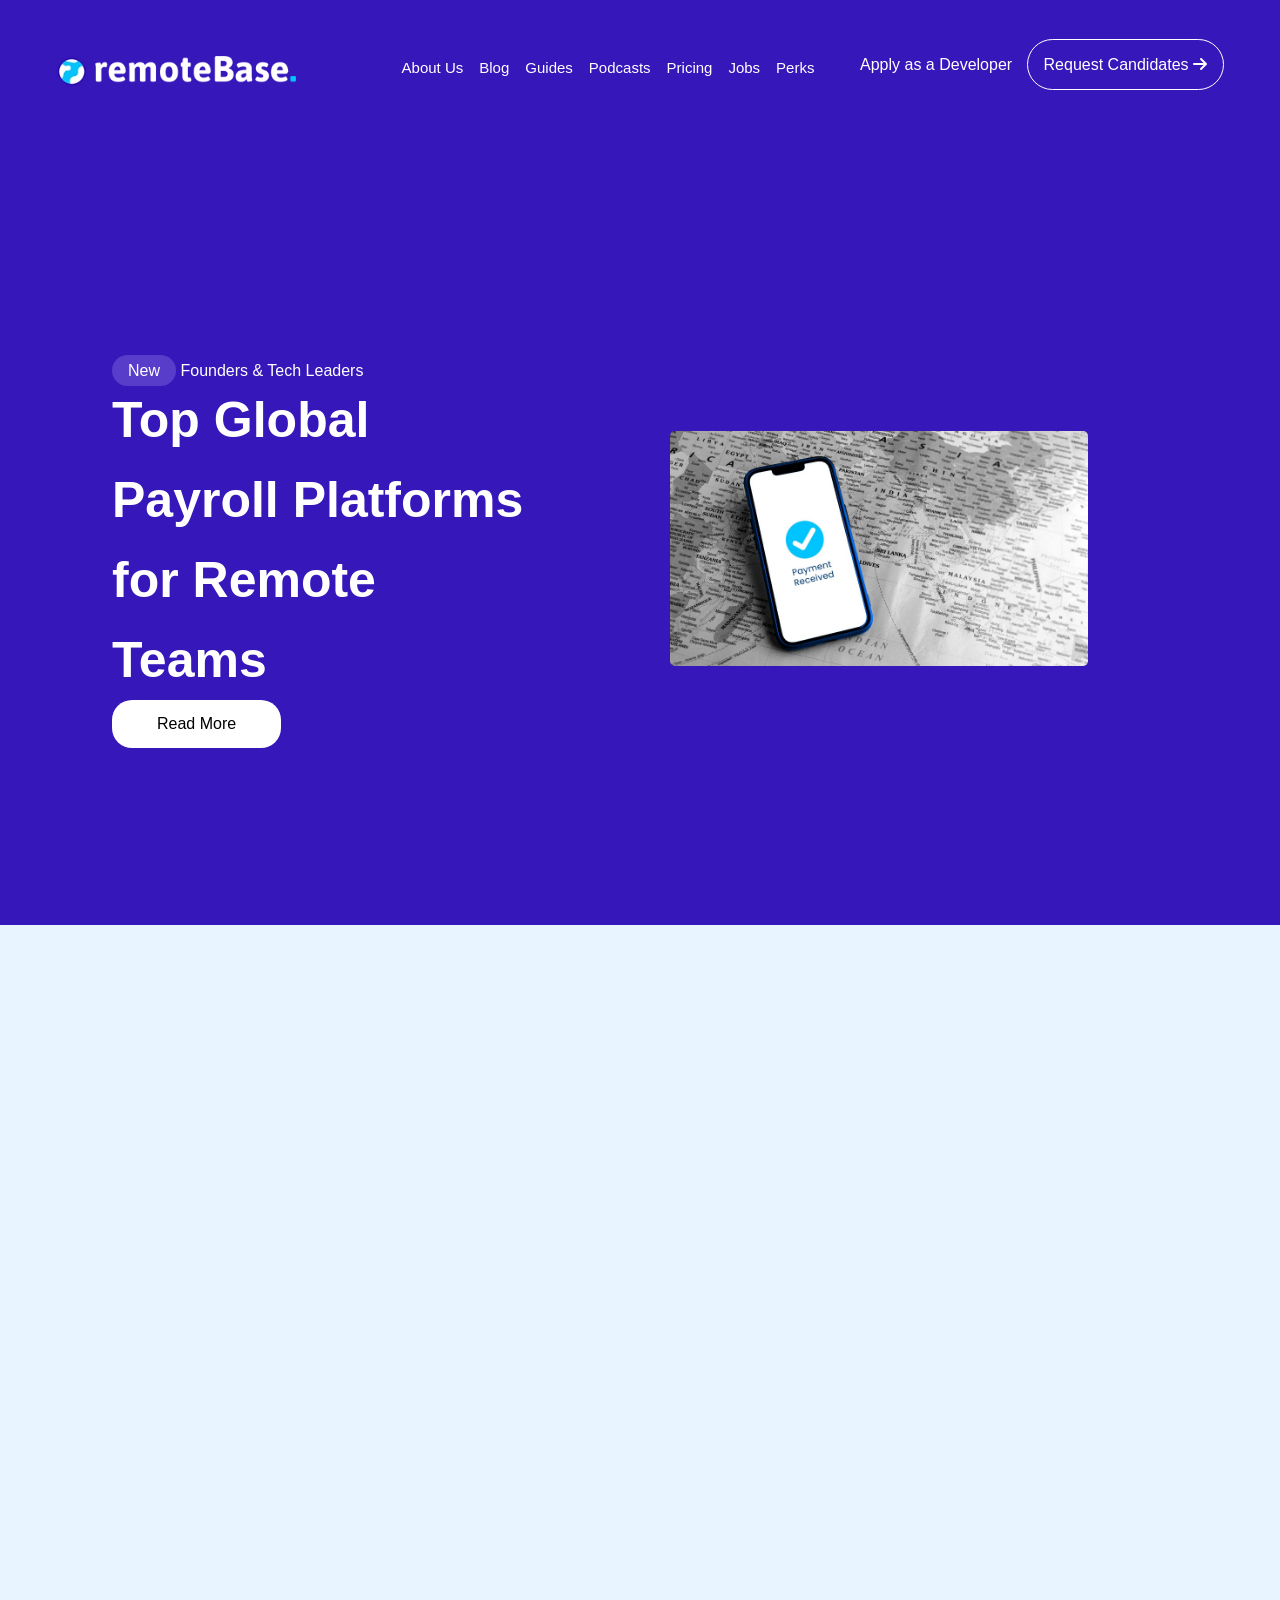
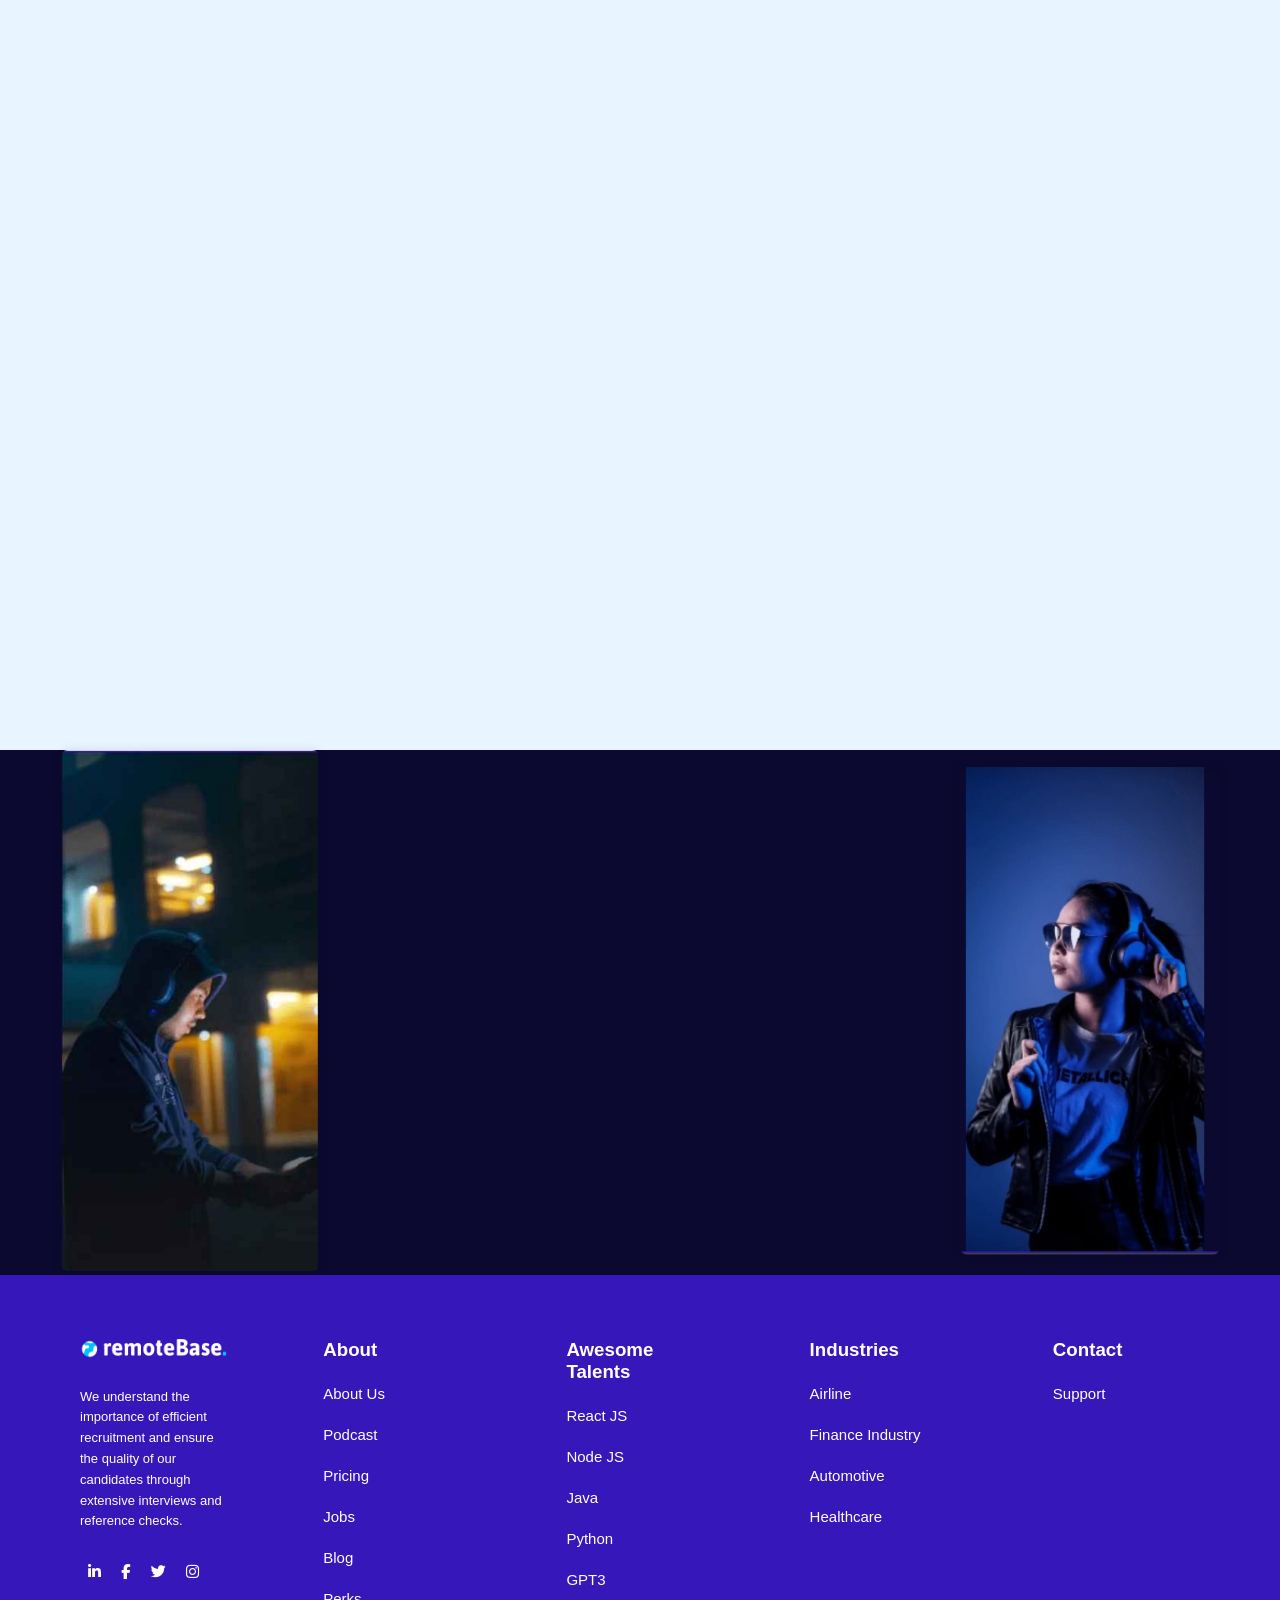
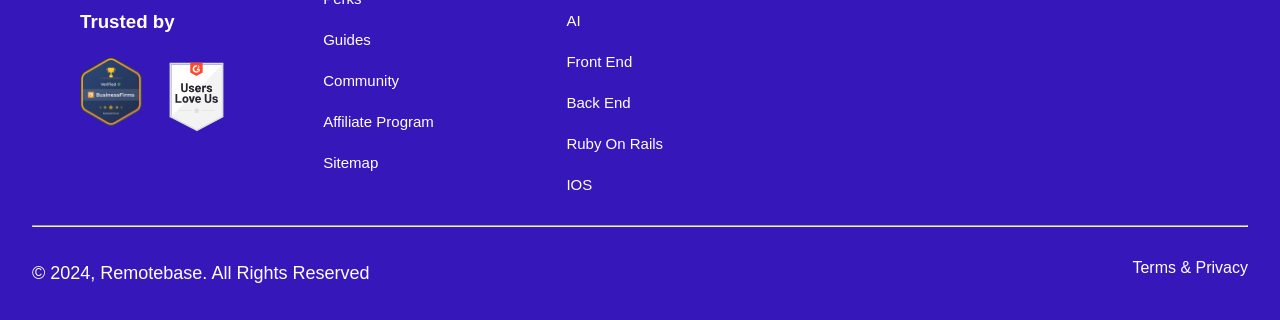
<file: Rishi Raj kumar ( Blog )/index.html>
<!DOCTYPE html>
<html lang="en">

<head>
    <meta charset="UTF-8">
    <meta name="viewport" content="width=device-width, initial-scale=1.0">
    <title>blog/clone</title>


    <link rel="stylesheet" href="https://cdnjs.cloudflare.com/ajax/libs/font-awesome/6.5.1/css/all.min.css"
        integrity="sha512-DTOQO9RWCH3ppGqcWaEA1BIZOC6xxalwEsw9c2QQeAIftl+Vegovlnee1c9QX4TctnWMn13TZye+giMm8e2LwA=="
        crossorigin="anonymous" referrerpolicy="no-referrer" />

        <link href="https://unpkg.com/aos@2.3.1/dist/aos.css" rel="stylesheet">
        <script src="https://unpkg.com/aos@2.3.1/dist/aos.js"></script>
    <link rel="stylesheet" href="styles.css">
    <link rel="stylesheet" href="mediaquery.css">
</head>

<body>
    <div id="wrapper">
        <section class="hero">
            <nav>
                <a href="../Abhinandan capt.  ( Home Page)/index.html">
                    <img src="./assets/asset 0.webp" alt="" class="logo">
                </a>
                <ul>
                    <li><a href="../Asim and Suneel ( About us )/index.html">About Us</a></li>
                    <li><a href="../Rishi Raj kumar ( Blog )/index.html">Blog</a></li>
                    <li><a href="../Suneel Kumar ( Guide )/index.html">Guides</a></li>
                    <li><a href="../Md. Asim ( Podcast )/index.html">Podcasts</a></li>
                    <li><a href="../Vishwajeet ( Pricing )/index.html">Pricing</a></li>
                    <li><a href="../Vishwajeet( Jobs )/index.html">Jobs</a></li>
                    <li><a href="../Abhinandan capt. ( Perks )/index.html">Perks</a></li>
                </ul>
                <div class="nav-btn">
                    <a href="../Abhinandan capt. ( Apply as a Developer)/index.html">Apply as a Developer</a>
                    <a href="../Abhinandan capt. ( Request page )/index.html" class="nav-request-btn">Request Candidates <i class="fa-solid fa-arrow-right"></i></a>
                </div>
                <p class="hamburger"><i class="fa-solid fa-bars"></i></p>
            </nav>
            <div id="rrk">
                <div class="container2 purple">
                    <div class="left-div" data-aos="fade-up" data-aos-delay="500">
                        <span class = "span-new">New</span>
                        <span>Founders & Tech Leaders</span>
                        <p class="bold1">Top Global Payroll Platforms for Remote Teams</p>
                        <button class="read-me-button">Read More</button>
                    </div>
                    <div class="right-div" data-aos="fade-up" data-aos-delay="500">
                        <img src="./assets/asset 3.jpeg" alt="Image">
                    </div>
                </div>
            </div>
        </section>

        <!-- New Section : hero2 starts here -->

        <section class="hero2">
            <nav data-aos="fade-up">
                <ul>
                    <li><a href="" class="articles">All Articles</a></li>
                    <li><a href="">Developers</a></li>
                    <li><a href="">Founders & Tech Leaders</a></li>
                    <li><a href="">Recruiters</a></li>
                    <li><a href="">Tech Check</a></li>
                </ul>
            </nav>

            <div class="containerr" data-aos="fade-up" data-aos-delay="500">
                <form action="/search" method="get" class="search-box">
                    <input type="text" name="q" placeholder="Search Blog">
                    <button type="submit"></button>
                </form>
            </div>


            <div class="container-neww">
                <div class="left-column-neww" data-aos="fade-up" data-aos-delay="500">
                    <div class="row">
                        <img id="img-neww" src="./assets/asset 5.png" alt="Image 1">
                    </div>
                    <div class="row">
                        <img id="img-neww" src="./assets/asset 5.png" alt="Image 2">
                    </div>
                    <div class="row">
                        <img id="img-neww" src="./assets/img-sec-2.webp" alt="Image 3">
                    </div>
                    <div class="row">
                        <button class="btn">Load More</button>
                    </div>
                </div>
                <div class="right-column-neww" data-aos="fade-up" data-aos-delay="500">
                    <div class="row">
                        <!-- insert here -->
                        <div class="imge">
                            <div class="card" data-aos="fade-up">
                                <div class="columns">
                                    <div class="details">
                                        <h3><b>Popular Articles</b></h3>
                                    </div>
                                </div>
                            </div>
                            <div class="card" data-aos="fade-up">
                                <div class="columns">
                                    <div class="column1">
                                        <img src="./assets/neew.jpg" alt="Image" class="image">
                                    </div>
                                    <div class="column2">
                                        <div class="details">
                                            <h6 class="lowmar">Mon Dec 04 2023 Recruiters</h6>
                                            <h5>What Is The Cost Of Hiring An Engineer In 2023? Budget-Friendly Pro Tips
                                            </h5>
                                            <h6 class="lowmar1">Read More -></h6>
                                        </div>
                                    </div>
                                </div>
                            </div>
                            <div class="card" data-aos="fade-up">
                                <div class="columns">
                                    <div class="column1">
                                        <img src="./assets/girlsmeeting.webp" alt="Image" class="image">
                                    </div>
                                    <div class="column2">
                                        <div class="details">
                                            <h6 class="lowmar">Mon Dec 05 2022 Recruiters</h6>
                                            <h5>10 Reasons to Outsource Talent Recruitment For Your Business
                                            </h5>
                                            <h6 class="lowmar1">Read More -></h6>
                                        </div>
                                    </div>
                                </div>
                            </div>
                            <div class="card" data-aos="fade-up">
                                <div class="columns">
                                    <div class="column1">
                                        <img src="./assets/handshake.webp" alt="Image" class="image">
                                    </div>
                                    <div class="column2">
                                        <div class="details">
                                            <h6 class="lowmar">Thu Dec 08 2023 Recruiters</h6>
                                            <h5>How to Hire Developers for Startup: A Definitive Guide
                                            </h5>
                                            <h6 class="lowmar1">Read More -></h6>
                                        </div>
                                    </div>
                                </div>
                            </div>
                        </div>
                        <!-- neww -->
                    </div>
                    <div class="row">
                        <div class="container25">
                            <div class="title25" data-aos="fade-up" data-aos-delay="500">New Blog Every Week</div>
                            <div class="content25" data-aos="fade-up" data-aos-delay="500">
                                <p>We are always brewing something new and exciting. Subscribe now to stay updated on
                                    the remote tech world.</p>
                            </div>
                            <div class="input-container25"data-aos="fade-up" data-aos-delay="500">
                                <input type="text" class="input-text25" placeholder="Enter Email Address">
                                <!-- <button class="btn25">Subscribe</button> -->
                            </div>
                            <div class="subscribe-btn" data-aos="fade-up" data-aos-delay="500">
                                <button id="sub-btn">
                                    Subscribe
                                </button>
                            </div>
                        </div>

                    </div>
                </div>
            </div>
            <!-- here is a testing -->
            <!-- <div class="developer-intro">
                <div class="developer"  data-aos="zoom-out-up">
                    <div class="developer-image">
                        <img src="./assets/asset 46.webp" alt="">
                    </div>
                    <div class="developer-profile">
                        <h3>Susanita Ortiz</h3>
                        <p>React Native Developer • Salta, AR</p>
                        <p>86% Skill Score</p>
                        <p>View Profile <i class="fa-solid fa-arrow-right"></i></p>
                    </div> -->

        </section>
        <section class="hero3">
            <div class="container">
                <div class="photo-container left">
                    <img src="./assets/download.jpeg" alt="Photo 1" class="photo1">
                    <img src="./assets/Screenshot 2024-03-16 162001.jpg" alt="Photo 2" class="photos">
                </div>
                <div class="content" data-aos="fade-up" data-aos-delay="500">
                    <b class="bold">Discover Trends and Insights on Our Tech Blog</b>
                    <p>Where Technology Meets Creativity and Insights. Remotebase brings you the best blogs, showcasing
                        a variety of topics related to remote hiring, team management and the latest tech trends. Our
                        team of experts and tech enthusiasts delve into the latest trends and innovations, providing
                        in-depth analysis and offering unique perspectives on the industry.
                        <br>
                        Join us on our journey to uncover a fascinating new remote world. Subscribe to our blog page
                        today!
                    </p>
                    <div class="search-container" data-aos="fade-up">
                        <input type="text" class="search-input" placeholder="Enter Email Address...">
                        <button class="search-button">Subscribe</button>
                    </div>
                </div>
                <div class="photo-container right">
                    <img src="./assets/Screenshot 2024-03-16 162001.jpg" alt="Photo 2" class="photo">
                </div>
            </div>
        </section>


        <!-- Footer starts here -->
        <footer>

            <div class="footer-all-section">
                <div class="footer-parts">
                    <div class="footer-logo">
                        <a href="../Abhinandan capt.  ( Home Page)/index.html"><img src="./assets/asset 68.png" alt=""></a>
                    </div>
                    <p>We understand the importance of efficient recruitment and ensure the quality of our candidates
                        through extensive interviews and reference checks.</p>
                    <div class="social-media-icons">
                        <a href=""><i class="fa-brands fa-linkedin-in"></i></a>
                        <a href=""><i class="fa-brands fa-facebook-f"></i></a>
                        <a href=""><i class="fa-brands fa-twitter"></i></a>
                        <a href=""><i class="fa-brands fa-instagram"></i></a>
                    </div>
                    <h3>Trusted by</h3>
                    <div class="footer-certificate">
                        <div class="licence-one">
                            <a href=""><img src="./assets/asset 69.png" alt=""></a>

                        </div>
                        <div class="licence-one">
                            <a href=""><img src="./assets/asset 70.svg" alt=""></a>
                        </div>
                    </div>
                </div>

                <div class="footer-parts">
                    <h3>About</h3>
                    <a href="">About Us</a>
                    <a href="">Podcast</a>
                    <a href="">Pricing</a>
                    <a href="">Jobs</a>
                    <a href="">Blog</a>
                    <a href="">Perks</a>
                    <a href="">Guides</a>
                    <a href="">Community</a>
                    <a href="">Affiliate Program</a>
                    <a href="">Sitemap</a>
                </div>
                <div class="footer-parts">
                    <h3>Awesome Talents</h3>
                    <a href="">React JS</a>
                    <a href="">Node JS</a>
                    <a href="">Java</a>
                    <a href="">Python</a>
                    <a href="">GPT3</a>
                    <a href="">AI</a>
                    <a href="">Front End</a>
                    <a href="">Back End</a>
                    <a href="">Ruby On Rails</a>
                    <a href="">IOS</a>
                </div>
                <div class="footer-parts">
                    <h3>Industries</h3>
                    <a href="">Airline</a>
                    <a href="">Finance Industry</a>
                    <a href="">Automotive</a>
                    <a href="">Healthcare</a>
                </div>
                <div class="footer-parts">
                    <h3>Contact</h3>
                    <a href="">Support</a>
                </div>
            </div>

            <hr>

            <div class="footer-last">
                <p>© 2024, Remotebase. All Rights Reserved</p>
                <a href="">Terms & Privacy</a>
            </div>

        </footer>
    </div>





    <script>
        AOS.init();
      </script>
</body>

</html>
</file>
<file: Abhinandan ( Capt .)/style.css>
*{
    margin: 0;
    padding: 0;
    box-sizing: border-box;
    font-family: "Open Sans", sans-serif;
}
ul{
    list-style: none
}
a{
    text-decoration: none;
    color: #fff;
}
.hero{
    background-color: #0b092f;
    color: #fff;
    padding: 2rem 2rem;
}
.hero nav{
    display: flex;
    justify-content: space-between;
    padding: 1.5rem;
}
.logo{
    margin-top: auto;
    margin-bottom: auto;
    width: 80%;
}

.hero nav ul{
    display: flex;
    padding: .2rem;
}
.hero nav ul li{
    font-size: 15px;
}
.hero nav ul li a{
    padding:.5rem ;
    margin-top: auto;
    margin-bottom: auto;
}
.nav-request-btn {
margin-left: 10px;
 padding: 1rem 1rem;
border: 1px solid;
width: 30%;
border-radius: 2rem;
}
.nav-request-btn:hover{
  background-color: #fff;
  color: black;
  transition: .3s ease;
}
.hero-header{
    width: 55%;
    margin-left: auto;
    margin-right: auto;
    margin-top: 5rem;
    margin-bottom: 5rem;
    
}
.heading{
    font-size: 2rem;
    text-align: center;
    line-height: 4rem;
}
.heading span{
    color: aqua;
}
.hero-header p {
    text-align: center;
    margin-top: 2rem;
    margin-bottom: 2rem;
    font-size: 18px;
    line-height: 2rem;
}
.request-btn {
    text-align: center;
    
}
.request-btn a{
 font-weight: bold;
 display:inline-block;
padding: 1.2rem 1rem;
border: 1px solid;
width: 30%;
border-radius: 1rem;
margin: 0 auto;
background-color:  #3617ba;
border:1px solid #3617ba;
}


/* ::::::::::::::::::::::::::::::::::  remote-talent  ::::::::::::::::::::::::::::::::::::::::  */

.remote-talent{
    padding: 2rem 2rem;
}
.remote-talent-header{
    text-align: center;
}
.talenet-header-logos{
    display: flex;
    margin-top: 3rem;
    margin-bottom: 3rem;
    overflow: hidden;

}
.talenet-header-logos li{
  animation: talenet-header-logos 20s infinite linear ;
  padding: 2rem;
  
}
.remote-talent-header h2{
    margin-top: 2rem;
    margin-bottom: 2rem;
    font-size: 2rem;
    color: #312a50;
}
.remote-talent-header h2 span{
     color: #3617ba;
}

/* @keyframes talenet-header-logos{
  from{
    transform: translate(0%);
  }
  to{
    transform: translate(-50%);
  }  
} */


.remote-talent-main {
    text-align: center;
    margin-top: 2rem;
    margin-bottom: 2rem;
}
.remote-talent-main h1{
    width: 50%;
    font-size: 3rem;
    margin-top: 2rem;
    margin-bottom: 2rem;
    color: #312a50;
    margin-left: auto;
    margin-right: auto;
    line-height: 4rem;
}
.remote-talent-main p{
    width: 50%;
    margin-left: auto;
    margin-right: auto;
    line-height: 1.5rem;
    color: #312a50;
}
.talented-members{
    display: flex;
}
.member{
    width: 31%;
    padding: .5rem;
    margin-left: auto;
    margin-right: auto;
}
.member-no{
    width: 35px;
    height: 35px;
    border: 1px solid #d6d6d6;
    color: #312a50;
    border-radius: 50%;
    margin-top: 2rem;
    margin-bottom: 1rem;
}
.member-no li{
    text-align: center;
    margin-top: .35rem;
    list-style: none;
}
.member-image img{
    width: 100%;
    margin-bottom: 2rem;

}
.member-work h2 {
  margin-bottom: 1rem;
  color: #312a50;
}
.member-work p{
    line-height: 1.25rem;
    color: #312a50;
}

/* ::::::::::::::::::::::::::::::::::  tech-stack  ::::::::::::::::::::::::::::::::::::::::  */

.tech-stack{
    
    color: #fff;
    padding: 2rem 2rem;
    background: #3617ba;
   
}
.tech-stack-header{
    padding: 2rem;
    display: flex;
    justify-content: space-between;
}
.tech-stack-left{
    width: 45%;
}
.tech-stack-right{
  width: 50%;
  margin-bottom: auto;
  margin-top: auto;
}
.tech-stack-right p{
    width: 70%;
    font-size: 1.2rem;
}
.tech-stack-left h2{
    width: 90%;
    font-size: 2.5rem;
}
.tech-stack-logos{
    margin-top: 2rem;
    margin-bottom: 2rem;
}
.tech-logo {
    margin-top: 2rem;
    display: flex;
    overflow: hidden;
}
.tech-logo a{
   padding: 1rem 3rem;
   margin: 1rem;
   background: #ffffff0d;
   border-radius: 10px;
   display: flex;
   gap: .5rem;
   margin-left: 0;
   justify-content: center;
   align-items: center;
}
.tech-stack-btn{
    text-align: center;
    margin-top: 4rem;
    padding-bottom: 2rem;
}
.tech-stack-btn a{
    color: #0b092f;
    font-weight: 600;
    padding: 1.2rem 2rem;
    background-color: #fff;
    border-radius: 15px;
   
}
.tech-stack-btn a:hover{
    background-color: #29283a;
    color: #fff;
    transition: .2s ease;
    
}

/* ::::::::::::::::::::::::::::::::::  tech-stack  ::::::::::::::::::::::::::::::::::::::::  */

.global{
    background: rgb(232, 244, 255);
    display: flex;
}
.left-global{
    padding: 3rem;
    margin-top: auto;
    margin-bottom: auto;
    width: 45%;
}
.left-global h1{
    font-size: 3.5rem;
    font-weight: 700;
    margin-top: 2rem;
    margin-bottom: 2rem;
    color: #312a50;
}
.left-global p{
    color: #312a50;
    margin-bottom: 2rem;
    font-size: 20px;
    line-height: 1.7rem;
}
.gloabl-works{
    display: flex;
    justify-content: space-between;
    gap: 2rem;
}
.work{
    color: #312a50;
    margin-top: 1rem;
    margin-bottom: 1rem;
}
.work h2{
    
    font-size: 2rem;
    font-weight: 700;
}
.work p{
    font-size: 16px;
}
.global-btn a{
    color: #fff;
    font-weight: 600;
    padding: 1.2rem 2rem;
    background-color:  #3617ba;;
    border-radius: 15px;
}

.right-global{
    width: 55%;
}
.right-global img{
    width: 100%;
}

/* ::::::::::::::::::::::::::::::::::  Developer-Section  ::::::::::::::::::::::::::::::::::::::::  */

.developer-section{
    padding: 2rem 2rem;
}
.developer-header{
    margin-top: 3rem;
    margin-bottom: 3rem;
    text-align: center;
}
.developer-header h1{
    font-size: 3rem;
    color: #312a50;
   
}
.developer-header p{
    margin-top: 2rem;
    color: #312a50;
    line-height: 1.5rem;
    width: 45%;
    margin-left: auto;
    margin-right: auto;
    font-size: 18px;
}
.developer-intro{
    display: flex;
    flex-wrap: wrap;

}
.developer{
    width: 23%;
    margin-top: 2rem;
    margin-left: auto;
    margin-right: auto;
    position: relative

    
}
.developer img{
    width: 100%;
    height: 300px;
    overflow: hidden;
}

.developer-profile{ 
   color: #fff;
   position: absolute;
   padding: .5rem 2rem;
   left: 0;
   bottom: 0.2rem;
   right: 0;
   background: rgba(153, 150, 150, 0.5);
   
}
.developer-profile p{
    font-size: 13px;
   margin-top: 5px;
   font-weight: 600;
}
.developer-btn{
    text-align: center;
    margin-top: 4rem;
    padding-bottom: 2rem;
}
.developer-btn a{
    color: #fff;
    font-weight: 600;
    padding: 1.2rem 2rem;
    background-color:  #3617ba;
    border-radius: 15px;
}

/* ::::::::::::::::::::::::::::::::::  reason-section  ::::::::::::::::::::::::::::::::::::::::  */
.reason-section{
   padding: 2rem 2rem;
   background: rgb(232, 244, 255);
}
.reason-header{
    margin-top: 2rem;
    margin-bottom: 2rem;
    text-align: center;
}
.reason-header h1{
    color: #312a50;
    font-size: 2.5rem;
    line-height: 3rem;
}
.reason-header p{
    font-size: 18px;
    margin-top: 2rem;
    margin-bottom: 2rem;
    color: #312a50;
}
.reason-main-section{
    display: flex;
    justify-content: space-between;
    gap: .5rem;
    padding: 2rem;
    background-color: #0b092f;
    border-radius: 10px;
    color: #fff;
    margin-top: 3rem;
    margin-bottom: 3rem;
}
.reason-main-left{
    width: 60%;
    margin-top: auto;
    margin-bottom: auto;
   
}
.all-left-containers{
    display: flex;
    flex-wrap: wrap;
    gap: 1.5rem;
}
.main-left-container{
    width: 45%;
    border-radius: 5px;
    padding:1.5rem 1.5rem;
    background-color: rgb(27, 27, 70);

}
.main-left-container p{
    margin-top: 1rem;
    margin-bottom: 2rem;
    line-height: 1.5rem;
    font-size: 15px;
}
.reason-main-right{
  width: 40%;
  margin-top: auto;
  margin-bottom: auto;
}
.reason-main-right img{
    width: 100%;
}

/* ::::::::::::::::::::::::::::::::::  testimonial-section  ::::::::::::::::::::::::::::::::::::::::  */

.testimonial{
    padding: 2rem 2rem;
}
.testimonial-container{
    background-color: #3617ba;
    color: #fff;
    padding: 3rem 5rem;
    border-radius: 10px;
    position: relative;
   
}
.testimonial-main{
    display: flex;
    justify-content: space-between;
    gap: 2rem;
    
}
.main-first-image{
    width: 10%;
   
}
.main-first-image img{
  width: 100%;
  height: 30%;
  border-radius: 50%;
  border: 3px solid #fff;
}
.testimonial-main-discription{
    width: 70%;
  
}
.testimonial-main-discription h1{
    font-size: 1.5rem;
}
.testimonial-main-discription p{
    margin-top: 2rem;
    margin-bottom: 2rem;
    font-size: 1rem;
}
.testimonial-developer{
    width: 25%;
}
.testimonial-developer{
    position: relative;
}
.testimonial-developer-image img{
    width: 100%;
    height: 300px;
}
.testimonial-developer-profile{
   position: absolute;
   padding: .5rem 1.5rem;
   left: 0;
   right: 0;
   bottom: 0rem;
   background: rgba(153, 150, 150, 0.5);
}
.testimonial-developer-profile p{
   font-size: 13px;
   margin-top: 5px;
   font-weight: 600;
}
.background-image{
    position: absolute;
    top: 5rem;
    left: 12rem;
}
.background-image img{
    width: 80%;
}

/* ::::::::::::::::::::::::::::::::::  testimonial-section  ::::::::::::::::::::::::::::::::::::::::  */

.remote-solution-section{
    padding: 2rem 2rem;
    margin-top: 2rem;
 
    background: rgb(232, 244, 255);
}
.remote-solution-section-header{
    color: #0b092f;
    text-align: center;
    width: 90%;
    margin-left: auto;
    margin-right: auto;
   
}
.remote-solution-section-header h1{
    margin-top: 2rem;
    margin-bottom: 2rem;
    font-size: 2.5rem;
    line-height: 2rem;
}
.remote-solution-section-header p{
    line-height: 1.5rem;
    font-size: 1.2rem;
}

.work-solution-technologies{
   display: flex;
   padding: 2rem;
   justify-content: center;
   align-items: center;
}
.technology{
    width: 23%;
    margin-top: 4rem;
    margin-bottom: 3rem;
    text-align: center;
}
.technology a{
    background-color:#fff;
    padding: 3rem 3rem;

}
.technology img{
    width: 50%;
    margin-top: auto;
    margin-bottom: auto;
}

/* ::::::::::::::::::::::::::::::::::  launch-project-section  ::::::::::::::::::::::::::::::::::::::::  */
.launch-project-section{
    background-color: #0b092f;
    color: #fff;
    height: 650px;
    display: flex;
    justify-content: center;
    align-items: center;
    text-align: center;
    position: relative;
    
}
.launch-project-section-header h1{
    
    font-size: 2.5rem;
    margin-bottom: 1rem;
}
.launch-project-section-header p{
   
   line-height: 1.5rem;
}
.launch-project-btn{
    margin-top: 3rem;
    margin-bottom: 3rem;
}
.launch-project-btn a{
    position: relative;
    z-index: 1;
    font-weight: bold;
   padding: 1.5rem 2rem;
   border: 1px solid;
   width: 30%;
   border-radius: 1rem;
   margin: 0 auto;
   background-color:  #3617ba;
   border:1px solid #3617ba;
}
.launch-project-section-image{
    position: absolute;
    top: 0;
    left: 0;
    width: 100%;
    align-items: center;
}
.launch-project-section-image img{
    width:85%;
    margin-left: auto;
    margin-right: auto;
    
}

/* ::::::::::::::::::::::::::::::::::  footer-section  ::::::::::::::::::::::::::::::::::::::::  */

footer{
   
    padding: 2rem 2rem;
    background-color: #3617ba;
    color: #fff;
}
.footer-all-section{
    display: flex;
    margin-left: auto;
    margin-right: auto;
}
.footer-certificate{
    display: flex;
    gap: 1.5rem;
}
.social-media-icons i{
    padding:.5rem;
}
.licence-one{
  width: 45%;
}
.licence-one img{
    width: 100%;
}
.footer-parts{
    display: flex;
    flex-direction: column;
    width: 23%;
    padding: 2rem 3rem;
    gap: 1.5rem;
   
}
.footer-parts p{
   font-size: 13px;
   line-height: 1.3rem;
}
.footer-last{
    margin-top: 2rem;
    display: flex;
    justify-content: space-between;
}
</file>
<file: Abhinandan capt. ( Apply as a Developer)/style.css>
* {
    margin: 0;
    padding: 0;
    font-family: "Open Sans", sans-serif;
  }
  .container{
    width: 100%;
     display: flex; 
     justify-content: center;
     align-items: center;
  }
  .signup-form{
    display: flex;
    flex-direction: column;
    padding: 1rem 7rem;
    width: 50%;
  }
  .image{
    width: 100%;
  }
  #signup-form{
    font-size: 45px;
  }
  .google-section img{
      width: 10%;
      gap: 5px;
  }
  #img{
    margin-top: 4rem;
    width: 250px;
    gap: 4px;
  }
  #signup-form{
    margin-top: 3rem;
    width: 50%;
  }
  .title{
    margin-top: 1.5rem;
  }
  .google-logo{
    margin-top: 2rem;
    width: 502px;
    border: 1px solid black;
    border-radius: 27px;
    display: flex;
    align-items: center;
    justify-content: center;
    cursor: pointer;
    padding: 0.3rem;
  }
  #g-logo{
    width: 8%;
    margin-left: 100px;
  }
  .google-section{
    display: flex;
    border: 1px solid black;
    width: 50%;
    justify-content: space-around;
    padding: 15px;
    margin-top: 2rem;
    border-radius: 20px;
  }
  .line p{
    margin-top: 35px;
    margin-bottom: 30px;
    font-size: 18px;
  }
  .title{
    font-size: 22px;
  }
  #continue {
    text-decoration: none;
    font-size: 22px;
    padding: 10px;
    width: 100%;
  }
  .line{
   margin-left: 160px;
  }
  #email{
    padding: 20px;
    width: 473px;
    border-radius: 27px;
    margin-top: 17px;
    margin-bottom: 2rem;
    border: 1px solid black;
  }
  #password{
    padding: 20px;
    width: 473px;
    border-radius: 27px;
    margin-top: 17px;
    margin-bottom: 1rem;
    border: 1px solid black;
  }
  .already{
    margin-top: 20px;
    margin-left: 120px;
    display: flex;
    font-size: 18px;
  }
  #sinup{
   padding: 20px;
   border-radius: 27px;
   background-color: rgb(72, 72, 233);
   color: white;
   font-size: 17px;
   width: 520px;
   border: transparent;
  }
  .side-image{ 
    width: 50%;
    background-color: rgb(72, 72, 233);
    padding: 1rem 3rem;
    color:burlywood;
    font-size: 50px;
    font-weight: bold;
    padding: 90px;
    height: 100vh;
  }
  .Upara{
    padding: 3rem 4rem;
    color: white;
    background-color: rgb(94, 121, 193);
    border-radius: 30px;
  }
  #Uimg{
    width: 120%;
    margin-top: -30px;
    margin-left: 50px;
  }
  #pPara {
    font-size: 22px;
    color: rgb(240, 239, 237);
  }




  @media screen and (max-width:991px) {
    #signup-form{
      font-size: 35px;
    }
    .container {
      width: 100%;
      display: flex;
      justify-content: center;
      align-items: center;
      flex-direction: column;
    }
    .side-image{
      width: 100%;
    }
    .Upara{
      width: 50%;
      margin-left: auto;
      margin-right: auto;
    }
    
    
  }
  @media screen and (max-width:750px) {
    #signup-form{
      font-size: 30px;

    }
    .title{
      font-size: 15px;
    }
    .google-logo{
      width: 302px;
      margin-bottom: 2rem;
    }
    #g-logo{
      margin-left: 20px;
    }
    #continue{
      font-size: 18px;
      text-align: center;
     margin-left: 0;
    }
    .line p{
      display: none;
    }
    #email{
      
      width: 280px;
    }
    #password{
      width: 285px;
    }
    #sinup{
      width: 330px;
    }
    .already{
      font-size: 12px;
      
    }
  }
  @media screen and (max-width:467px) {
    .container {
      width: 100%;
      text-align: center;
      display: flex;
      flex-direction: column;
      justify-content: center;
      align-items: start;
    }
    #continue {
      text-decoration: none;
      font-size: 18px;
      padding: 10px;
      width: 100%;
    }
    .google-logo{
      width: 250px;
    }
    #g-logo {
      width: 9%;
      margin-left: 15px;
    }
    .signup-form {
      display: flex;
      flex-direction: column;
      padding: 1rem 3rem;
      width: 75%;
    }
    #signup-form {
      margin-top: 3rem;
      width: 100%;
      font-size: 34px;
    }
    
    .title {
      font-size: 14px;
    }
    .line{
      margin: 0px;
    }
    .line p {
      margin-top: 35px;
      margin-bottom: 30px;
      font-size: 20px;
    }
    #email, #password{
      padding: 10px;
      width: 250px;
    }
    #sinup{
      padding: 10px;
      width: 265px;
      border: none;
    }
    .already {
      margin: 12px 30px;
      font-size: 14px;
      border: none;
    }
    .side-image {
      width:52%;
      background-color: rgb(72, 72, 233);
      color: burlywood;
      font-weight: bold;
    }
    .Upara {
      padding: 3rem 4rem;
      color: white;
      background-color: rgb(94, 121, 193);
      border-radius: 30px;
      height: auto;
      width: 257px;
      padding: 60px 3px;
      margin-left: -36px;
    }
    #pPara {
      font-size: 22px;
      color: rgb(240, 239, 237);
      padding: 10px;
    }
    
  }
</file>
<file: Abhinandan capt. ( Request page )/style.css>
body{
    font-family: "Open Sans", sans-serif;
}

.header{
    padding-top: 1.5rem;
     display: flex;
     justify-content: center;
     justify-content: space-around;
 }
 .header img {
    width: 15%;
    height: 25px;
    text-align: center;
    margin-top: auto;
    margin-bottom: auto;
  }
  #para {
    font-size: 17px;
    color: rgb(170, 157, 140);
    cursor: pointer;
  }
  #para:hover{
    color:rgb(60, 60, 228) ;
  }
 .Wpara {
    font-size: 35px;
    font-weight: 600;
    margin-top: 3rem;
  }
 .WparaB{
     font-size:30px ;
     color: rgb(183, 183, 124);
 }
 #zero{
     border:transparent;
     border-radius: 40px;
     width:  175px ;
     font-size: 18px;
     color: rgb(255, 231, 231);
     background-color: rgb(159, 157, 157);
 }
 #zero:hover{
    background-color: rgb(60, 60, 228);
    cursor: pointer;
 }
 .what{
     display: flex;
     justify-content: center;
     flex-direction: column;
     align-items: center;
    
 }
 .input{
     display: flex;
     justify-content: center;
     align-items: center;
 }
 #input{
     width: 70%;
     padding: 25px;
 }
 #input::placeholder{
     font-size: 20px;
 }
 .popular{
     margin-top: 80px;
     margin-left:150px ;
 }
 #pplr{
     font-size: 22px;
     font-weight: bold;
   
 }
 .btn{
     border: 1px solid black;
     padding: 18px;
     border-radius: 44px;
     margin: 10px;
     font-size: 15px;
     background-color: white;
 }
 .btn:hover{
     background-color: rgb(63, 63, 207);
     color: white;
     border: transparent;
     cursor: pointer;
 }
 .continue{
     display: flex;
     justify-content: center;
     align-items: center;
 }
 #con{
     border: 1px solid black;
     padding: 18px;
     border-radius: 34px;
     margin: 19px;
     font-size: 22px;
 }
 #con:hover{
     background-color: rgb(212, 182, 144);
 }

 @media screen and (max-width:820px){
    .Wpara {
        font-size: 25px;
        font-weight: 600;
        padding: 2.5rem;
    }
    #zero{
        width: 130px;
        font-size: 15px;
    }
    #para {
        font-size: 14px;
    }

    .header img {
        width: 15%;
        height: 18px;
    }
    .popular {
        margin-top: 80px;
        margin-left: 80px;
    }
    .WparaB {
        font-size: 23px;
    }
    .what {
        display: block;
        
    }
    #input {
        width: 80%;
        padding: 15px;
    }
 }
 @media screen and (max-width:467px){
    .what {
        display: block;
        
      }
    #para{
        display: none;
    }
    #zero{
        display: none;
    }
    .header img{
        width: 40%;
    }
    .WparaB{
        font-size: 20px;
        margin-bottom: .5rem; 
    }
    .Wpara {
        font-size: 20px;
        margin-bottom: .5rem;
        padding: 2rem;
        font-weight: 600;
    }
    #input {
        width: 65%;
        padding: 10px;
      }
      .popular {
        margin-top: 80px;
        margin-left: 40px;
      }
      #pplr {
        font-size: 20px;
        font-weight: bold;
      }
 }
</file>
<file: Md. Asim ( Podcast )/style.css>
* {
  margin: 0;
  padding: 0;
  box-sizing: border-box;
}

body {
  background-color: rgb(12, 9, 74);
  letter-spacing: 0;
  margin: 0;
  padding: 0;
  font-family: "Montserrat", "Roboto", "Poppins";
  position: relative;
}

ul {
  list-style: none;
}
a {
  text-decoration: none;
  color: #fff;
}

header {
  background: rgb(54, 23, 186);
  color: #fff;
  padding: 1rem 2rem;
  position: sticky;
  top: 0;
  z-index: 2;
  box-shadow: rgba(0, 0, 0, 0.15) 0px 0px 15px;
}
header nav {
  display: flex;
  justify-content: space-between;
  padding: 1.1rem;
  font-family: "Poppins";
}
.logo {
  margin-top: auto;
  margin-bottom: auto;
  width: 70%;
}

header nav ul {
  display: flex;
  padding: 0.2rem;
  gap: 4px;
}
header nav ul li {
  font-size: 13px;
}
header nav ul li a {
  padding: 0.5rem;
  margin-top: auto;
  margin-bottom: auto;
}

.btn-line {
  padding-left: 0.75rem;
  padding-right: 0.75rem;
  background: transparent;
  border: 1px solid transparent;
  font-size: 1.3rem;
  display: none;
  color: white;
}
.nav-request-btn {
  margin-left: 10px;
  padding: 1rem 1rem;
  border: 1px solid;
  /* width: 30%; */
  font-size: 13px;
  border-radius: 2rem;
}
.nav-request-btn:hover {
  background-color: #fff;
  color: black;
  transition: 0.3s ease;
}
.hero-header {
  width: 55%;
  margin-left: auto;
  margin-right: auto;
  margin-top: 5rem;
  margin-bottom: 5rem;
}
.heading {
  font-size: 2rem;
  text-align: center;
  line-height: 4rem;
}
.heading span {
  color: aqua;
}
.hero-header p {
  text-align: center;
  margin-top: 2rem;
  margin-bottom: 2rem;
  font-size: 18px;
  line-height: 2rem;
}
.request-btn {
  text-align: center;
}
.request-btn a {
  font-weight: bold;
  display: inline-block;
  padding: 1.2rem 1rem;
  border: 1px solid;
  width: 30%;
  border-radius: 1rem;
  margin: 0 auto;
  background-color: #3617ba;
  border: 1px solid #3617ba;
}

.dev {
  font-size: 13px;
  padding: 1rem 1rem;
  /* border: 1px solid; */
}

.dev:hover {
  border: 1px solid rgb(54, 44, 44);
  background-color: #3928d2;
  border-radius: 15px;
}

#hero {
  width: 100%;
  background: rgb(54, 23, 186);
  padding-top: 60px;
  font-family: "Roboto", sans-serif;
  display: flex;
  flex-direction: column;
}

#hero .content {
  padding-left: 32px;
  padding-right: 32px;
  max-width: 805px;
  margin: 0 auto;
  text-align: center;
}

#hero .content h1 {
  font-size: 46px;
  color: #fff;
  font-weight: 600;
  margin: 0 auto 24px;
  text-align: center;
  line-height: 56px;
  /* font-family: "Roboto",sans-serif; */
  font-family: "Avenir", sans-serif;
}

#hero .content p {
  font-weight: 400;
  font-size: 17px;
  line-height: 23px;
  color: rgb(255, 255, 255);
  text-align: center;
  margin-top: 0;
  margin-left: auto;
  margin-right: auto;
  margin-bottom: 23px;
}

#subscriber {
  width: 100%;
  display: flex;
  flex-direction: row;
  max-width: 500px;
  margin: 0 auto;
  margin-bottom: 48px;
  border-radius: 15px;
  background: rgba(255, 255, 255, 0.06);
  border: 1px solid rgb(255, 255, 255);
  padding: 8px 15px;
}

#subscriber input {
  border: none;
  background: transparent;
  padding: 11px 12px;
  font-size: 12px;
  color: white;
  outline: none;
  font-weight: 400;
  line-height: 30px;
  width: 75%;
}

::placeholder {
  color: white;
  opacity: 0.5;
}

#subscriber button {
  border: none;
  background: rgb(255 255 255 / 94%);
  padding: 11px 12px;
  font-size: 12px;
  color: rgb(49, 42, 80);
  outline: none;
  width: 34%;
  font-weight: 400;
  border-radius: 15px;
  line-height: 30px;
  cursor: pointer;
}

/* Hover effect on button */
#subscriber button:hover {
  background: rgb(89, 194, 249);
}

#hero .img-container {
  display: flex;
  align-items: center;
  justify-content: center;
  margin-bottom: -4px;
}
#hero .img-container img {
  width: 100%;
  height: auto;
}

/* Master section */

.master {
  width: 100%;
  background: rgb(255, 255, 255);
  padding: 60px 0px;
  font-family: "Montserrat", sans-serif;
}

.master .container {
  background: url(assets/tech-bg.webp) center center / cover no-repeat;
  display: flex;
  gap: 80px;
  padding: 29px 52px;
  margin: 0 28px;
  border-radius: 15px;
}

.master .img-container img {
  /* width: 100%; */
  height: auto;
  object-fit: cover;
  width: 229px;
}

.master .container .text .text-heading {
  display: flex;
  justify-content: space-between;
  align-items: center;
  margin-bottom: 15px;
}

.text .text-heading h2 {
  color: #fff;
  font-size: 40px;
  line-height: 50px;
  font-weight: 800;
  text-align: center;
}

.text .text-heading .company {
  color: #fff;
  text-align: justify;
  margin-bottom: 0;
  line-height: 0;
  font-size: 14px;
}

.text p {
  font-weight: 400;
  font-size: 14px;
  line-height: 164%;
  color: rgb(255, 255, 255);
  margin-bottom: 20px;
  font-family: "Roboto", sans-serif;
  max-width: 717px;
}

.spotify {
  display: flex;
  /* gap: 1rem; */
  align-items: center;
  justify-content: flex-start;
}

.spotify a {
  text-decoration: none;
  background: transparent;
  border: 1px solid rgb(255, 255, 255);
  padding: 9px 10px;
  border-radius: 18px;
  color: #fff;
  display: inline-flex;
  align-items: center;
  justify-content: center;
}

.spotify a span {
  margin-left: 11px;
  fill: #fff;
  height: 28px;
  width: 30px;
}

/* Podcast Episode*/
#podcast-episodes {
  width: 100%;
  background: rgb(255, 255, 255);
  font-family: "Avenir", sans-serif;
  padding: 36px 0px 64px;
}

#podcast-episodes .section-wrapper {
  width: 100%;
  padding-left: 32px;
  padding-right: 32px;
  margin: 0px auto;
}

#podcast-episodes .section-wrapper .main-content {
  display: flex;
  align-items: flex-start;
  justify-content: space-between;
  gap: 50px;
  margin-bottom: 70px;
}

#podcast-episodes .left {
  width: 100%;
}

.left-1 {
  display: flex;
  flex-direction: column;
  gap: 33px;
  margin-bottom: 33px;
}

.left .heading-btn {
  display: flex;
  align-items: center;
  flex-wrap: wrap;
  gap: 3rem;
  font-family: "Roboto", sans-serif;
}

.heading-btn h2 {
  font-size: 2.5rem;
  line-height: 2rem;
}

.btn a {
  justify-content: center;
  display: inline-flex;
  align-items: center;
  gap: 5px;
  background-color: #3617ba;
  padding: 13px 23px;
  border-radius: 15px;
}

.btn a span {
  display: inline-flex;
}

.btn a span svg {
  width: 12px;
  height: 12px;
}

.btn a span svg path {
  fill: #fff;
}

.input {
  position: relative;
}
.input .form-input {
  width: 100%;
  padding: 20px 10px 20px 47px;
  outline: none;
  border: 1px solid #ddddd6;
}

.search {
  position: absolute;
  top: 19px;
  left: 19px;
}

.search svg {
  width: 19px;
  height: 19px;
  opacity: 0.6;
}

.input .form-input::placeholder {
  color: rgb(83, 82, 82);
}

/* Right */

#podcast-episodes .right {
  width: 70%;
  background: rgb(232, 244, 255);
  border-radius: 9px;
  display: flex;
  align-items: center;
  flex-direction: column;
  padding: 83px 20px 50px 20px;
  margin-top: 120px;
}

#podcast-episodes .right h3 {
  font-size: 21px;
  letter-spacing: -1px;
  margin-bottom: 10px;
  font-family: "Roboto", sans-serif;
}

#podcast-episodes .right p {
  font-weight: 300;
  line-height: 1.4rem;
  font-size: 0.8rem;
  margin-bottom: 10px;
}

#form-right input {
  outline: none;
  font-weight: 400;
  font-size: 13px;
  background: rgba(255, 255, 255, 0.06);
  border: 1px solid rgb(49, 42, 80);
  border-radius: 12px;
  padding: 18px 28px 19px;
  width: 100%;
  height: 3.8rem;
  transition: all 0.35s ease 0s;
}

#form-right button {
  width: 100%;
  font-weight: bold;
  font-size: 15px;
  color: rgb(255, 255, 255);
  background: rgb(54, 23, 186);
  border: 1px solid rgb(54, 23, 186);
  display: inline-flex;
  align-items: center;
  justify-content: center;
  cursor: pointer;
  padding: 12px 36px;
  /* min-width: 200px; */
  text-decoration: none;
  transition: all 0.35s ease 0s;
  font-family: "Avenir", sans-serif;
  min-height: 62px;
  border-radius: 14px;
  margin-top: 12px;
}

#form-right input::placeholder {
  color: #000;
}

.episodes {
  display: flex;
  flex-direction: column;
  gap: 50px;
}

.episodes .episode {
  display: flex;
  align-items: flex-start;
  gap: 20px;
}

.master-tech {
  width: 100%;
}

.master-tech img {
  width: 100%;
  border-radius: 13px;
}

.episode .text-content {
  padding: 0 19px;
}

.text-content h3 {
  font-size: 22px;
  line-height: 22px;
  color: rgb(49, 42, 80);
  margin-bottom: 8px;
}

.text-content p {
  font-weight: 300;
  font-size: 13px;
  line-height: 18px;
  color: rgb(49, 42, 80);
  margin-bottom: 12px;
  text-align: justify;
}

.text-content p a {
  color: rgb(54, 23, 186);
  text-decoration: underline;
  cursor: pointer;
  margin-left: 0.3rem;
}

.text-content .bottom {
  display: flex;
  flex-wrap: wrap;
  gap: 8px;
  /* position: relative; */
}

.bottom .icons {
  display: flex;
  flex-wrap: wrap;
  gap: 8px;
}
.text-content .bottom .share {
  font-weight: 400;
  font-size: 12.9829px;
  line-height: 18px;
  color: rgb(49, 42, 80);
  flex-shrink: 0;
  display: flex;
  -webkit-box-align: center;
  align-items: center;
  -webkit-box-pack: center;
  justify-content: center;
  background: rgb(236, 232, 255);
  border: none;
  outline: none;
  cursor: pointer;
  border-radius: 4px;
  padding: 6px 9px;
  gap: 7px;
  transition: all 0.35s ease 0s;
}

.text-content .bottom .timer {
  display: flex;
  flex-wrap: wrap;
  gap: 8px 99px;
  margin-top: 10px;
  margin-left: 100px;
  -webkit-box-align: center;
  align-items: center;
}

.bottom .timer .time {
  font-weight: 400;
  font-size: 14.8376px;
  line-height: 20px;
  color: rgb(162, 162, 162);
}

/* Previos button css*/
.previous {
  width: 100%;
  text-align: center;
}

.previous button {
  border-radius: 16px;
  min-width: 133px;
  min-height: 48px;
  background: rgb(54, 23, 186);
  border-color: rgb(54, 23, 186);
  color: white;
  margin: 0px 1rem;
  font-weight: 700;
}

.previous .pre {
  background-color: antiquewhite;
  color: rgb(71, 70, 75);
  border-color: #393737;
  /* opacity: 0.5; */
}

/* New episode section */
#newEpisode {
  width: 100%;
  max-width: 1256px;
  padding-left: 32px;
  padding-right: 32px;
  margin: 0px auto;
  background-color: rgb(12, 9, 74);
}

#newEpisode .weeks-container {
  display: flex;
  align-items: center;
  justify-content: space-around;
  flex-wrap: nowrap;
}

#newEpisode .weeks-container .content {
  display: flex;
  flex-direction: column;
  width: 100%;
  align-items: center;
  text-align: center;
  margin: auto 4rem;
}

#newEpisode .weeks-container .content h2 {
  font-weight: 600;
  font-size: 40px;
  line-height: 48px;
  color: rgb(255, 255, 255);
  margin: 0px auto 10px;
  font-family: "Poppins", sans-serif;
  letter-spacing: 0;
}

#newEpisode .weeks-container .content p {
  color: #fff;
  font-weight: 300;
  font-size: 14px;
  line-height: 21px;
  margin: 0px auto 14px;
  font-family: "Poppins", sans-serif;
}

#newEpisode .weeks-container .content span {
  color: #fff;
  font-weight: 300;
  margin: 17px auto 20px;
  font-size: 14px;
  font-family: "Poppins", sans-serif;
}

#newEpisode .weeks-container .content .subscribe-form {
  width: 80%;
  margin-top: 10px;
}

#newEpisode .weeks-container .content #subscriber {
  width: 100%;
  display: flex;
  flex-direction: row;
  max-width: 500px;
  margin: 0 auto;
  /* margin-bottom: 48px; */
  border-radius: 15px;
  background: rgba(255, 255, 255, 0.06);
  border: 1px solid rgb(255, 255, 255);
  padding: 8px 15px;
}

#newEpisode #subscriber input {
  border: none;
  background: transparent;
  padding: 11px 12px;
  font-size: 12px;
  color: white;
  outline: none;
  font-weight: 400;
  line-height: 30px;
  width: 75%;
}

#newEpisode #subscriber input ::placeholder {
  color: white;
  opacity: 0.5;
}

#newEpisode #subscriber button {
  border: none;
  background: rgb(54, 23, 186);
  padding: 11px 12px;
  font-size: 12px;
  color: #fff;
  outline: none;
  width: 34%;
  font-weight: 400;
  border-radius: 15px;
  line-height: 30px;
  cursor: pointer;
  transition: all 0.35s ease 0s;
}

#newEpisode #subscriber button:hover {
  background: rgb(89, 194, 249);
}

/* ::::::::::::::::::::::::::::::::::  footer-section  ::::::::::::::::::::::::::::::::::::::::  */

footer {
  padding: 2rem 2rem;
  background-color: #3617ba;
  color: #fff;
}

footer a {
  font-family: "Montserrat", sans-serif;
}
.footer-all-section {
  display: flex;
  margin-left: auto;
  margin-right: auto;
}
.footer-certificate {
  display: flex;
  gap: 1.5rem;
}
.social-media-icons i {
  padding: 0.5rem;
}
.licence-one {
  width: 45%;
}
.licence-one img {
  width: 100%;
}

.footer-parts {
  display: flex;
  flex-direction: column;
  width: 24%;
  padding: 2rem 2rem;
  gap: 1.5rem;
}

.footer-parts h3 {
  font-weight: 600;
  font-family: "Poppins", sans-serif;
}
.footer-parts p {
  font-size: 16px;
  line-height: 1.6rem;
  font-weight: 500;
  font-family: "Montserrat", sans-serif;
}
.footer-parts a {
  font-size: 13px;
  font-weight: 500;
}
.footer-last {
  margin-top: 2rem;
  display: flex;
  justify-content: space-between;
}

#leftmost {
  width: 35%;
}

@media only screen and (max-width: 1200px) {
  body {
    /* background-color: lightblue; */
    width: fit-content;
  }
}

@media only screen and (max-width: 980px) {
  #newEpisode .weeks-container .content h2 {
    font-size: 20px;
    line-height: 27px;
    margin: 18px auto 7px;
  }

  #newEpisode .weeks-container .content p {
    font-size: 12px;
    line-height: 19px;
    margin: 0px auto 5px;
  }
  #newEpisode .weeks-container .content span {
    margin: 5px auto 5px;
    font-size: 12px;
  }
  #newEpisode .weeks-container .content .subscribe-form {
    width: 100%;
  }
  #newEpisode #subscriber button {
    font-size: 12px;
  }
}

@media only screen and (max-width: 1220px) {
  nav .nav-btn {
    display: none;
  }
  .btn-line {
    display: block;
  }
  nav ul li a {
    display: none;
  }
  .heading {
    font-size: 1.5rem;
  }
  .hero-header p {
    font-size: 14px;
  }
  .request-btn a {
    width: 45%;
    padding: 1rem 1.5rem;
    font-size: 15px;
    font-weight: 600;
  }
}

@media only screen and (max-width: 460px) {
  #hero .content h1 {
    font-size: 50px;
    line-height: 56px;
  }

  #hero .content p {
    font-size: 24px;
  }
  #subscriber {
    flex-direction: column;
  }

  .subscribe-form {
   
    width: 80%;
    margin: 0 auto;
    margin-top: 19px;
}

  #subscriber input {
    width: 100%;
    font-size: 1rem;
    padding: 22px 22px;
  }

  #subscriber button {
    width: 100%;
    font-size: 1rem;
    padding: 22px 22px;
  }
  #hero .img-container {
    margin-left: 28px;
    width: 93%;
    flex-wrap: wrap;
  }

  .master .img-container {
    text-align: center;
  }

  .master .img-container img {
    width: 90%;
    height: auto;
  }

  .master .container {
    flex-direction: column;
  }
  .master .container .text .text-heading {
    gap: 15px;
    /* margin-bottom: 15px; */
    flex-direction: column;
    gap: 15px;
  }

  .text .text-heading h2 {
    font-size: 54px;
    margin-bottom: 17px;
  }

  .text .text-heading .company {
    margin-bottom: 14px;
    font-size: 24px;
  }

  .spotify {
    justify-content: center;
  }

  .text p {
    text-align: center;
    font-size: 16px;
  }

  #podcast-episodes .section-wrapper .main-content {
    justify-content: center;
    flex-direction: column;
  }

  .left .heading-btn {
    justify-content: center;
    flex-direction: column;
  }

  .heading-btn h2 {
    font-size: 2.9rem;
    line-height: 3rem;
  }

  .btn a {
    padding: 27px 54px;
    font-size: 2rem;
  }

  .btn a span svg {
    width: 27px;
    height: 36px;
  }

  .input .form-input {
    font-size: 2rem;

    padding: 53px 37px 49px 100px;
  }

  .input .form-input::placeholder {
    font-size: 2rem;
  }
  .search svg {
    width: 41px;
    height: 41px;
    opacity: 0.6;
  }

  .search {
    position: absolute;
    top: 53px;
    left: 35px;
  }
  #podcast-episodes .right {
    margin: auto;
    width: 100%;
  }

  #podcast-episodes .right h3 {
    text-align: center;
    font-size: 51px;
    margin-bottom: 2rem;
  }

  #podcast-episodes .right p {
    font-weight: 400;
    font-size: 1.4rem;
  }

  div#form-right {
    margin: 24px 0;
    width: 72%;
  }

  #form-right input::placeholder {
    font-size: 2rem;
  }

  #form-right input {
    font-size: 2rem;
    padding: 49px 44px 40px;
    font-size: 2rem;
    padding: 49px 44px 40px;
    height: 7rem;
  }

  #form-right button {
    font-size: 32px;

    padding: 38px 29px;
  }
  .episodes {
    display: flex;
    flex-direction: column;
    gap: 50px;
    height: auto;
  }

  .episodes .episode {
    flex-direction: column;
  }

  .master-tech {
    text-align: center;
  }
  .master-tech img {
    width: 70%;
    border-radius: 13px;
  }

  .footer-all-section {
    flex-direction: column;
  }

  .footer-parts a {
    font-size: 24px;
  }

  .footer-parts h3 {
    font-size: 2rem;
  }
  .footer-logo img {
    height: 3rem;
  }

  .footer-parts p {
    width: 333px;
    font-size: 26px;
    line-height: 1.9rem;
  }

  .social-media-icons a {
    font-size: 40px;
  }

  .social-media-icons i {
    padding: 1.5rem;
  }

  #newEpisode .weeks-container {
    justify-content: space-between;
    flex-direction: column;
    gap: 15px;
    position: relative;
  }
}
</file>
<file: Rishi Raj kumar ( Blog )/styles.css>
*{
    margin: 0;
    padding: 0;
    box-sizing: border-box;
    font-family: "Open Sans", sans-serif;
}
/* universal selector ends here */
ul{
    list-style: none
}
a{
    text-decoration: none;
    color: #fff;
}
.hamburger{
   display: none;
}

.hero{
    background-color: #3617ba;
    color: #fff;
    padding: 2rem 2rem;
}
.hero nav{
    display: flex;
    justify-content: space-between;
    padding: 1.5rem;
}
.logo{
    margin-top: auto;
    margin-bottom: auto;
    width: 80%;
}

.hero nav ul{
    display: flex;
    padding: .2rem;
}
.hero nav ul li{
    font-size: 15px;
}
.hero nav ul li a{
    padding:.5rem ;
    margin-top: auto;
    margin-bottom: auto;
}
.nav-request-btn {
margin-left: 10px;
 padding: 1rem 1rem;
border: 1px solid;
width: 30%;
border-radius: 2rem;
}
.nav-request-btn:hover{
  background-color: #fff;
  color: black;
  transition: .3s ease;
}
#rrk{
    margin: 0;
    padding: 0;
    height: 100%;
}
.purple{
    background-color: rgb(54, 23, 186);
}


.container2 {
    display: flex;
    justify-content: center;
    align-items: center;
    height: 100vh;
    margin-bottom: -122px;
}
.read-me-button {
    background-color: #fff;
    color: #000;
    border: none;
    border-radius: 20px; /* Adjust border-radius as needed */
    padding: 15px 45px; /* Adjust padding as needed */
    font-size: 16px;
    cursor: pointer;
    transition: background-color 0.3s, color 0.3s;
}

.read-me-button:hover {
    background-color: #59c2f9;
}
/* :::::::::::::::::::::span section of hero::::::::::::: */
div .span-new{
    padding: 7px 16px;
    background-color: rgba(103, 79, 210, 0.685);
    border-radius: 20px;
}

/* ::::::::::::Section hero Styling ends here:::::::::::::::: */
.hero2 {
    background-color: rgb(232, 244, 255);
    color: rgb(0, 0, 0);
    padding: 2rem;
}
.hero2 ul li a{
    color: black;
}
.hero2 nav {
    display: flex;
    justify-content: center;
    padding: 3.3rem;}
.hero2 nav ul {
        display: flex;
        padding: 0.2rem;
}   
.hero2 nav ul li {
    font-size: 18px;
    padding: 0px 20px;
}
.hero2 nav ul li a {
    color: grey;
    margin-top: auto;
    margin-bottom: auto;
    padding: 0.5rem;
}
.hero2 nav .articles{
    font-weight: bold;
    color: #000;
}
.hero2 a:hover{
    color: rgb(0, 0, 0);
    /* font-size: ; */
    font-weight: bold;
}

.containerr {
    display: flex;
    justify-content: center;
  }
  
  .search-box {
    display: flex;
    align-items: center;
  }
  
  .search-box input[type="text"] {
        padding-left: 30px;
        width: 450px;
        height: 55px;
        display: flex;
        justify-content: center;
        border-radius: 5px;
        border-width: 0.5px;
  }
  
  .search-box button {
    background-color: transparent;
    border: none;
    cursor: pointer;
  }
  
  .search-box button i {
    color: #333;
  }
  .subscribe-btn button{
    background-color: #3617ba;
    border-radius: 10px;
    padding: 18px 150px;
    align-items: center;
    border-color: #3617ba;
  }
  .subscribe-btn #sub-btn{
    padding: 20px 150px;
    font-weight: bolder;
    color: #fff;
    border-color: #3617ba;
  }
  .details h3 b{
    padding-top: 20px;
  }
  
  /* section 2 extended :::::::::::::::::::::::::::*/
  .search-container {
    position: relative;
    width: 300px; /* Adjust width as needed */
    margin: 0 auto; /* Center the search bar horizontally */
    margin-bottom: 19px;

}
 /* :::::::::::::::::::section 2 developer:::::::::::::::::::::::::: */
 /* .developer-section{
    padding: 2rem 2rem;
}
.developer-header{
    margin-top: 3rem;
    margin-bottom: 3rem;
    text-align: center;
}
.developer-header h1{
    font-size: 3rem;
    color: #312a50;
   
}
.developer-header p{
    margin-top: 2rem;
    color: #312a50;
    line-height: 1.5rem;
    width: 45%;
    margin-left: auto;
    margin-right: auto;
    font-size: 18px;
}
.developer-intro{
    display: flex;
    flex-wrap: wrap;

}
.developer{
    width: 23%;
    margin-top: 2rem;
    margin-left: auto;
    margin-right: auto;
    position: relative

    
}
.developer img{
    width: 100%;
    height: 300px;
    overflow: hidden;
}

.developer-profile{ 
   color: #fff;
   position: absolute;
   padding: .5rem 2rem;
   left: 0;
   bottom: 0.2rem;
   right: 0;
   background: rgba(153, 150, 150, 0.5);
   
} */
.developer-profile p{
    font-size: 13px;
   margin-top: 5px;
   font-weight: 600;
}
.developer-btn{
    text-align: center;
    margin-top: 4rem;
    padding-bottom: 2rem;
}
.developer-btn a{
    color: #fff;
    font-weight: 600;
    padding: 1.2rem 2rem;
    background-color:  #3617ba;
    border-radius: 15px;
}

.search-input {
    width: 100%;
    padding: 8px;
    border: 1px solid #ccc;
    border-radius: 4px;
    font-size: 14px;
}

  .search-button {
    position: absolute;
    top: 0;
    right: 0;
    height: 100%;
    padding: 8px 16px;
    background-color: #3617ba;
    color: #fff;
    border: none;
    border-radius: 0 4px 4px 0;
    font-size: 14px;
    cursor: pointer;
    transition: background-color 0.3s;
}

.search-button:hover {
    background-color: #0056b3;
}


.left-div, .right-div {
    flex: 1;
}

.left-div {
    text-align: left;
    margin-left: 30px;
    margin-right: 80px;
    margin-bottom: 60px;
    /* padding-bottom: 60px; */
    padding-left: 50px;
    padding-right: 60px;
    padding-top: 40px;
}

.right-div {
    text-align: center;
    padding-right: 80px;
    margin-right: 80px;
    margin-bottom: 30px;
}

img {
    max-width: 100%;
    border-radius: 5px;
    height: auto;
}


.container-neww {
    display: flex;
    justify-content: center;
    align-items: flex-start;
}

.left-column-neww {
    flex: 1;
    margin-right: 20px; /* Adjust margin between columns */
}

.row {
    display: flex;
    align-items: center;
    margin-bottom: 20px; /* Adjust margin between rows */
}

#img-neww {
    margin-left: 60px;
    padding-left: 40px;
    margin-right: 10px; /* Adjust margin between image and button */
    padding-top: 60px
}


.btn {
    padding: 20px 60px;
    background-color: #3617ba;
    color: #fff;
    border: none;
    border-radius: 10px;
    cursor: pointer;
    margin-left: 300px; 
    font-size: 14px;   
}

.right-column-neww {
    flex: 1;
    padding: 55px 50px;
}

.new{
    padding-left: 120px;
}

.container22 {
    display: flex;
}

.left-side22 {
    flex: 1;
    padding: 20px; /* Adjust padding as needed */
    
}

.right-side22 {
    flex: 2;
    padding: 20px; /* Adjust padding as needed */
    
}

.text22 {
    border: 1px solid #ccc;
    border-radius: 8px;
    padding: 20px;
}

.heading22 {
    font-size: 24px;
    margin-bottom: 10px;
}

.content22, .footer22 {
    margin-bottom: 10px;
}
  
  /* section 3 styling ::::::::::::::::::::::::::::::::::*/
  .container25 {
    margin-left: 120px;
    width: 400px;
    padding: 20px;
    border: 1px solid #ccc;
    border-radius: 5px;
    background-color: #fff;
    box-shadow: 0 2px 5px rgba(0, 0, 0, 0.1);
  }
  
  .title25 {
    font-size: 30px;
    font-weight: bold;
    margin-bottom: 10px;
    justify-content: center;
    display: flex;
}

  .content25 {
    align-items: center;
    justify-content: center;
    margin-bottom: 15px;
  }
  
  .input-container25 {
    display: flex;
    margin-bottom: 15px;
  }
  
  .input-text25 {
        flex: 1;
        padding: 18px;
        border: 1px solid #ccc;
        border-radius: 10px;
        font-size: 16px;
        outline: none;
        border-color: black;
        color: black;
  }
  
  .btn25 {
    display: inline-flex;
    padding: 10px 60px;
    border: none;
    border-radius: 3px;
    background-color: #3617ba;
    color: #fff;
    font-size: 14px;
    cursor: pointer;
    transition: background-color 0.3s ease;
  }
  
  .btn25:hover {
    background-color: #0056b3;
  }

  .imge{
    display: flex;
    flex-direction: column;
    gap: 1rem;
  }

  .card {
    margin-left: 120px;
    width: 300px;
    border-radius: 5px;
    overflow: hidden;
  }
  
  .columns {
    display: flex;
    width: 100%;
    
  }
  
  .column1 {
    /* flex: 1; */
    width: 280px;
    height: 100px;
}
  
.column2 {
    /* flex: 2; */
    padding: 9px 20px 20px 20px;
    display: flex;
    flex-direction: column;
}
  
  .image {
    /* margin-top: 0px; */
    width: 100%;
    height: 100%;
    /* align-items: center !important; */
    object-fit: cover;
  }
  
  .details {
    font-size: 16px;
    /* line-height: 1.6; */
  }

  /* .lowmar{
    margin-bottom: -20px;
  }

  .lowmar1{
    margin-top: -20px;
  } */
  

  /* section 3 part sab lena hai */
  .container {
    display: flex;
    align-items: center;
    justify-content: center;
    height: 90%;
    background-color: rgb(11, 9, 47);
}

.photo-container {
    flex: 1;
    height: 100%;
    margin: 0 60px; /* Adjust margin as needed */
}

.photo {
    max-width: 100%;
    height: 100%;
    border-radius: 8px;
    box-shadow: 0 0 10px rgba(0, 0, 0, 0.1);
}

.photo1 {
    max-width: 100%;
    height: 100%;
    border-radius: 8px;
    box-shadow: 0 0 10px rgba(0, 0, 0, 0.1);
}
.content {
    flex: 2;
    color: white;
    text-align: center;
}
.photos{
    display: none;
}
.bold{
    font-size: 40px;
    color: white;
}

.bold1{
    font-size: 50px;
    color: white;
    font-weight: bolder;
}


p {
    font-size: 18px;
    line-height: 1.6;
}





  /* ::::::::::::::::Footer Styling Starts Here::::::::::::: */
  footer{
   
    padding: 2rem 2rem;
    background-color: #3617ba;
    color: #fff;
}
.footer-all-section{
    display: flex;
    margin-left: auto;
    margin-right: auto;
}
.footer-certificate{
    display: flex;
    gap: 1.5rem;
}
.social-media-icons i{
    padding:.5rem;
}
.licence-one{
  width: 45%;
}
.licence-one img{
    width: 100%;
}
.footer-parts{
    display: flex;
    flex-direction: column;
    width: 23%;
    padding: 2rem 3rem;
    gap: 1.5rem;
   
}
.footer-parts p{
   font-size: 13px;
   line-height: 1.3rem;
}
.footer-parts a{
    font-size: 15px;
}
.footer-last{
    margin-top: 2rem;
    display: flex;
    justify-content: space-between;
}
</file>
<file: Rishi Raj kumar ( Blog )/mediaquery.css>
@media screen and (max-width: 1220px) {
    .media{
        display: grid;
        grid-template-columns:1fr 1fr 1fr;
        gap: 30px;
      }
      /* .hero nav ul li{
        display: none;
      } */
        nav .nav-btn{
            display: none;
        }
        .left-div, .right-div {
            flex: 1;
        }
        
        .left-div {
            text-align: left;
            margin-left: 20px;
            margin-right: 65px;
            margin-bottom: 50px;
            /* padding-bottom: 60px; */
            padding-left: 40px;
            padding-right: 50px;
            padding-top: 25px;
        }
        div .span-new{
            padding: 7px 16px;
            background-color: rgba(103, 79, 210, 0.685);
            border-radius: 20px;
        }
        .bold1{
            font-size: 35px;
            color: white;
            font-weight:bolder;
        }
        .right-div {
            text-align: center;
            padding-right: 65px;
            margin-right: 65px;
            margin-bottom: 20px;
        }
        
        img {
            max-width: 100%;
            border-radius: 3px;
            height: auto;
        }
        .read-me-button {
            background-color: #fff;
            color: #000;
            border: none;
            border-radius: 16px; /* Adjust border-radius as needed */
            padding: 12px 40px; /* Adjust padding as needed */
            font-size: 11px;
            cursor: pointer;
            transition: background-color 0.3s, color 0.3s;
        }
        .hero2 {
            background-color: rgb(232, 244, 255);
            color: rgb(0, 0, 0);
            padding: 1rem;
        }
        .hero2 nav ul li a{
            color: black;
        }
        .hero2 nav {
            display: flex;
            justify-content: center;
            padding: 1.5rem;}
        .hero2 ul {
                display: flex;
                padding: 0.1rem;
        }   
        .hero2 nav ul li {
            font-size: 13px;
            padding: 0px 13px;
        }
        .hero2 nav ul li a {
            color: grey;
            margin-top: auto;
            margin-bottom: auto;
            padding: 0.3rem;
        }
        .hero2 nav .articles{
            font-weight: bold;
            color: #000;
        }
        .footer-parts p{
            font-size: 12px;
        }
        .footer-parts a{
            font-size: 13px;
        }
        .container25 {
            margin-left: 120px;
            width: 300px;
            padding: 20px;
            border: 1px solid #ccc;
            border-radius: 5px;
            background-color: #fff;
            box-shadow: 0 2px 5px rgba(0, 0, 0, 0.1);
          }
          .input-text25 {
            flex: 1;
            padding: 20px;
            border: 1px solid #ccc;
            border-radius: 10px;
            font-size: 13px;
            outline: none;
          }
          .btn25 {
            display: inline-flex;
            padding: 10px 30px;
            border: none;
            border-radius: 3px;
            background-color: #3617ba;
            color: #fff;
            font-size: 8px;
            cursor: pointer;
            transition: background-color 0.3s ease;
          }
          .subscribe-btn #sub-btn{
            padding: 20px 95px;
            font-weight: bolder;
            color: #fff;
    }
    .btn {
        padding: 10px 60px;
        background-color: #3617ba;
        color: #fff;
        border: none;
        border-radius: 10px;
        cursor: pointer;
        margin-left: 240px;
        font-size: 14px;    
    }
}        

/* :::::::::::::::::::::::::::max width 950px:::::::::::::::::::::: */
@media only screen and (max-width: 950px){
    .media{
      display: grid;
      grid-template-columns:1fr 1fr;
      gap: 30px;
    }
    .hamburger{
        display: block;
    }
    .hero nav ul li{
        display: none;
      }
    .hero nav ul{
        display: none;
    }
    .logo{
        width: 60%;
    }
    .left-div, .right-div {
        flex: 1;
    }
    
    .left-div {
        text-align: left;
        margin-left: 10px;
        margin-right: 45px;
        margin-bottom: 38px;
        /* padding-bottom: 60px; */
        padding-left: 28px;
        padding-right: 38px;
        padding-top: 15px;
    }
    div .span-new{
        padding: 7px 16px;
        background-color: rgba(103, 79, 210, 0.685);
        border-radius: 20px;
    }
    .bold1{
        font-size: 30px;
        color: white;
        font-weight:bolder;
    }
    .right-div {
        text-align: center;
        padding-right: 50px;
        margin-right: 50px;
        margin-bottom: 10px;
    }
    
    img {
        max-width: 100%;
        border-radius: 15px;
        height: auto;
    }
    .read-me-button {
        background-color: #fff;
        color: #000;
        border: none;
        border-radius: 16px; /* Adjust border-radius as needed */
        padding: 8px 30px; /* Adjust padding as needed */
        font-size: 8px;
        cursor: pointer;
        transition: background-color 0.3s, color 0.3s;
    }
    .hero2 {
        background-color: rgb(232, 244, 255);
        color: rgb(0, 0, 0);
        padding: 1rem;
    }
    .hero2 nav ul li a{
        color: black;
    }
    .hero2 nav {
        display: flex;
        justify-content: center;
        padding: 1.5rem;}
    .hero2 ul {
            display: flex;
            padding: 0.1rem;
    }   
    .hero2 nav ul li {
        font-size: 14px;
        padding: 0px 10px;
    }
    .hero2 nav ul li a {
        color: grey;
        margin-top: auto;
        margin-bottom: auto;
        padding: 0.2rem;
    }
    .hero2 nav .articles{
        font-weight: bold;
        color: #000;
    }
    .search-box input[type="text"] {
        padding-left: 30px;
        width: 310px;
        height: 45px;
        display: flex;
        justify-content: center;
        border-radius: 3.5px;
        border-width: 0.3px;
  }
    .footer-all-section{
        display: flex;
        flex-direction: column;
     }

     .tech-logo a{
       padding: .9rem 1rem;
     }
     .footer-parts{
         width: 80%;
     }
     .footer-certificate{
        width: 50%;
     }
     .container25 {
        margin-left: 115px;
        width: 300px;
        padding: 20px;
        border: 1px solid #ccc;
        border-radius: 5px;
        background-color: #fff;
        box-shadow: 0 2px 5px rgba(0, 0, 0, 0.1);
      }
      .input-text25 {
        flex: 1;
        padding: 20px;
        border: 1px solid #ccc;
        border-radius: 10px;
        font-size: 13px;
        outline: none;
      }
      .btn25 {
        display: inline-flex;
        padding: 10px 30px;
        border: none;
        border-radius: 3px;
        background-color: #3617ba;
        color: #fff;
        font-size: 8px;
        cursor: pointer;
        transition: background-color 0.3s ease;
      }
      .subscribe-btn #sub-btn{
        padding: 20px 95px;
        font-weight: bolder;
        color: #fff;
}
.btn {
    padding: 10px 60px;
    background-color: #3617ba;
    color: #fff;
    border: none;
    border-radius: 10px;
    cursor: pointer;
    margin-left: 170px;
    font-size: 12px;    
}
}



/* :::::::::::::::::::::::::::max width 750px:::::::::::::::::::::: */
@media only screen and (max-width: 750px){
    .media{
      display: grid;
      grid-template-columns:1fr 1fr;
      gap: 30px;
    }
    .hamburger{
        display: block;
    }
    .hero nav ul li{
        display: none;
      }
    .hero nav ul{
        display: none;
    }
    .logo{
        width: 60%;
    }
    
    .left-div {
        text-align: left;
        margin-left: 10px;
        margin-right: 45px;
        margin-bottom: 38px;
        /* padding-bottom: 60px; */
        padding-left: 28px;
        padding-right: 38px;
        padding-top: 15px;
    }
    div .span-new{
        padding: 7px 16px;
        background-color: rgba(103, 79, 210, 0.685);
        border-radius: 20px;
    }
    .bold1{
        font-size: 30px;
        color: white;
        font-weight:bolder;
    }
    .right-div {
        text-align: center;
        padding-right: 50px;
        margin-right: 50px;
        margin-bottom: 10px;
        margin-top: -230px;
        margin-left: -18px;
    }
    .right-column-neww{
        padding: 55px 0px;
        margin-left: 130px;
    }
    
    img {
        max-width: 80%;
        border-radius: 15px;
        height: auto;
    }
    .read-me-button {
        background-color: #fff;
        color: #000;
        border: none;
        border-radius: 16px; /* Adjust border-radius as needed */
        padding: 8px 30px; /* Adjust padding as needed */
        font-size: 14px;
        cursor: pointer;
        transition: background-color 0.3s, color 0.3s;
    }
    .hero2 {
        background-color: rgb(232, 244, 255);
        color: rgb(0, 0, 0);
        padding: 1rem;
    }
    .hero2 nav ul li a{
        color: black;
    }
    .hero2 nav {
        display: flex;
        justify-content: center;
        padding: 1.5rem;}
    .hero2 ul {
            display: flex;
            padding: 0.1rem;
    }   
    .hero2 nav ul li {
        font-size: 14px;
        padding: 0px 10px;
    }
    .hero2 nav ul li a {
        color: grey;
        margin-top: auto;
        margin-bottom: auto;
        padding: 0.2rem;
    }
    .hero2 nav .articles{
        font-weight: bold;
        color: #000;
    }
    .search-box input[type="text"] {
        padding-left: 30px;
        width: 310px;
        height: 45px;
        display: flex;
        justify-content: center;
        border-radius: 3.5px;
        border-width: 0.3px;
  }
    .footer-all-section{
        display: flex;
        flex-direction: column;
     }

     .tech-logo a{
       padding: .9rem 1rem;
     }
     .footer-parts{
         width: 80%;
     }
     .footer-certificate{
        width: 50%;
     }
     #img-neww {
        margin-left: 75px;
        padding-left: 10px;
        margin-right: 10px;
        padding-top: 60px;
    }
    .right-div .left-div{
        flex-direction: initial;
    }
    .container2 {
        display: flex;
        flex-direction: column;
        justify-content: center;
        align-items: center;
        height: 100vh;
        margin-bottom: -122px;
    }
    .container-neww {
        display: flex;
        flex-direction: column;
        justify-content: center;
        align-items: flex-start;
    }
    .container {
        display: flex;
        flex-direction: column;
        align-items: center;
        justify-content: center;
        height: 90%;
        background-color: rgb(11, 9, 47);
    }
     .container25 {
        margin-left: 30px;
        width: 400px;
        padding: 20px;
        border: 1px solid #ccc;
        border-radius: 5px;
        background-color: #fff;
        box-shadow: 0 2px 5px rgba(0, 0, 0, 0.1);
      }
      .card {
        margin-left: 30px;
        width: 500px;
        border-radius: 5px;
        overflow: hidden;
    }
      .input-text25 {
        flex: 1;
        padding: 20px;
        border: 1px solid #ccc;
        border-radius: 10px;
        font-size: 13px;
        outline: none;
      }
      .btn25 {
        display: inline-flex;
        padding: 10px 30px;
        border: none;
        border-radius: 3px;
        background-color: #3617ba;
        color: #fff;
        font-size: 8px;
        cursor: pointer;
        transition: background-color 0.3s ease;
      }
      .subscribe-btn #sub-btn{
        padding: 20px 145px;
        font-weight: bolder;
        color: #fff;
}
.btn {
    padding: 10px 60px;
    background-color: #3617ba;
    color: #fff;
    border: none;
    border-radius: 10px;
    cursor: pointer;
    margin-left: 260px;
    font-size: 15px;    
}
}


/* ::::::::::::::::::screen sixe 550px:::::::::::::::::::: */

@media only screen and (max-width: 550px){
    .media{
      display: grid;
      grid-template-columns: 1fr;
      gap: 30px;
    }
    .hero{
        padding-right: 20px;
    }
    .left-div, .right-div {
        flex: none;
    }
    .hamburger{
        display: block;
    }
    .container2 {
        display: flex;
        flex-direction: column;
        justify-content: flex-start;
        align-items: flex-start;
        height: 100vh;
        margin-bottom: -200px;
    }
    .left-div {
        text-align: left;
        margin-left: 10px;
        margin-right: 45px;
        margin-bottom: 38px;
        /* padding-bottom: 60px; */
        padding-left: 28px;
        padding-right: 38px;
        padding-top: 15px;
    }
    div .span-new{
        padding: 7px 16px;
        background-color: rgba(103, 79, 210, 0.685);
        border-radius: 20px;
    }
    .bold1{
        font-size: 20px;
        color: white;
        font-weight:bolder;
    }
    .right-div {
        text-align: center;
        padding-right: 50px;
        margin-right: 50px;
        margin-bottom: 10px;
    }
    
    img {
        max-width: 100%;
        border-radius: 10px;
        height: auto;
    }
    .read-me-button {
        background-color: #fff;
        color: #000;
        border: none;
        border-radius: 16px; /* Adjust border-radius as needed */
        padding: 8px 30px; /* Adjust padding as needed */
        font-size: 12px;
        cursor: pointer;
        transition: background-color 0.3s, color 0.3s;
    }
    .hero2 {
        background-color: rgb(232, 244, 255);
        color: rgb(0, 0, 0);
        padding: 1rem;
    }
    .hero2 nav ul li a{
        color: black;
    }
    .hero2 nav {
        display: flex;
        justify-content: center;
        padding: 1.5rem;}
    .hero2 ul {
            display: flex;
            padding: 0.1rem;
    }   
    .hero2 nav ul li {
        font-size: 14px;
        padding: 0px 10px;
    }
    .hero2 nav ul li a {
        color: grey;
        margin-top: auto;
        margin-bottom: auto;
        padding: 0.2rem;
    }
    .hero2 nav .articles{
        font-weight: bold;
        color: #000;
    }
    .search-box input[type="text"] {
        padding-left: 30px;
        width: 310px;
        height: 45px;
        display: flex;
        justify-content: center;
        border-radius: 3.5px;
        border-width: 0.3px;
  }
    .footer-all-section{
        display: flex;
        flex-direction: column;
     }

     .tech-logo a{
       padding: .9rem 1rem;
     }
     .footer-parts{
         width: 80%;
     }
     .footer-certificate{
        width: 50%;
     }
     #img-neww {
        margin-left: 0;
        padding-left: 20px;
        margin-right: 10px;
        padding-top: 60px;
    }
     .container25 {
        margin-left: 60px;
        width: 300px;
        padding: 20px;
        border: 1px solid #ccc;
        border-radius: 5px;
        background-color: #fff;
        box-shadow: 0 2px 5px rgba(0, 0, 0, 0.1);
      }
      .card {
        margin-left: 100px;
        width: 300px;
        border-radius: 5px;
        overflow: hidden;
    }
      .input-text25 {
        flex: 1;
        padding: 8px;
        border: 1px solid #ccc;
        border-radius: 3px;
        font-size: 8px;
        outline: none;
      }
      .btn25 {
        display: inline-flex;
        padding: 10px 30px;
        border: none;
        border-radius: 3px;
        background-color: #3617ba;
        color: #fff;
        font-size: 8px;
        cursor: pointer;
        transition: background-color 0.3s ease;
      }
      .subscribe-btn #sub-btn{
        padding: 20px 95px;
        font-weight: bolder;
        color: #fff;
}
.btn {
    padding: 10px 60px;
    background-color: #3617ba;
    color: #fff;
    border: none;
    border-radius: 10px;
    cursor: pointer;
    margin-left: 170px;
    font-size: 12px;    
}
.container-neww {
    display: flex;
    flex-direction: column;
    justify-content: center;
    align-items: flex-start;
}
.container {
    display: flex;
    flex-direction: column;
    align-items: center;
    justify-content: center;
    height: 90%;
    background-color: rgb(11, 9, 47);
}
}


/* :::::::::::::::::::::::::screen size at 550 px:::::::::::::::::::: */
@media only screen and (max-width: 550px){
    .media{
      display: grid;
      grid-template-columns: 1fr;
      gap: 25px;
    }
    .hero{
        padding-right: 12px;
    }
    .left-div, .right-div {
        flex: none;
    }
    .hamburger{
        display: block;
    }
    .container2 {
        display: flex;
        flex-direction: column;
        justify-content: flex-start;
        align-items: flex-start;
        height: 100vh;
        margin-bottom: -230px;
    }
    .left-div {
        text-align: left;
        margin-left: 6px;
        margin-right: 32px;
        margin-bottom: 30px;
        /* padding-bottom: 60px; */
        padding-left: 20px;
        padding-right: 25px;
        padding-top: 10px;
    }
    div .span-new{
        padding: 5px 10px;
        background-color: rgba(103, 79, 210, 0.685);
        border-radius: 14px;
    }
    .bold1{
        font-size: 28px;
        color: white;
        font-weight:bolder;
    }
    .right-div {
        text-align: center;
        padding-right: 50px;
        margin-right: 40px;
        margin-bottom: 10px;
        margin-left: 0px;
        margin-top: -10px;
    }
    .right-column-neww {
        padding: 55px 0px;
        margin-left: 0px;
    }
    
    img {
        max-width: 100%;
        border-radius: 10px;
        height: auto;
    }
    .read-me-button {
        background-color: #fff;
        color: #000;
        border: none;
        border-radius: 16px; /* Adjust border-radius as needed */
        padding: 8px 30px; /* Adjust padding as needed */
        font-size: 12px;
        cursor: pointer;
        transition: background-color 0.3s, color 0.3s;
    }
    .hero2 {
        background-color: rgb(232, 244, 255);
        color: rgb(0, 0, 0);
        padding: 1rem;
    }
    .hero2 nav ul li a{
        color: black;
    }
    .hero2 nav {
        display: flex;
        justify-content: center;
        padding: 1.5rem;}
    .hero2 ul {
            display: flex;
            padding: 0.1rem;
    }   
    .hero2 nav ul li {
        font-size: 14px;
        padding: 0px 10px;
    }
    .hero2 nav ul li a {
        color: grey;
        margin-top: auto;
        margin-bottom: auto;
        padding: 0.2rem;
    }
    .hero2 nav .articles{
        font-weight: bold;
        color: #000;
    }
    .search-box input[type="text"] {
        padding-left: 30px;
        width: 310px;
        height: 45px;
        display: flex;
        justify-content: center;
        border-radius: 3.5px;
        border-width: 0.3px;
  }
  .right-column-neww {
    flex: 1;
    padding: 50px 0;
}
.bold{
    font-size: 30px;
    color: white;
}
p {
    font-size: 13px;
    line-height: 1.6;
}
.photo1 {
    max-width: 47%;
    height: 100%;
    border-radius: 8px;
    box-shadow: 0 0 10px rgba(0, 0, 0, 0.1);
    flex-direction: row;
    display: flex;
}
.photos{
    display: inline;
    max-width: 50%;
}
.photo-container {
    flex-direction: row;
    flex: 1;
    height: 100%;
    margin: 0 60px;
    display: flex;
}
.photo {
    max-width: 60%;
    height: 100%;
    border-radius: 8px;
    box-shadow: 0 0 10px rgba(0, 0, 0, 0.1);
    flex-direction: row;
    display: none;
}

    .photo-container {
      width: 100%; /* Set width to 100% to occupy full width */
      margin-bottom: 20px; /* Add margin-bottom for spacing between stacked elements */
    }
  
    .content {
      order: 3; /* Set the order of the content div to display it below the photo containers */
    }
    .footer-all-section{
        display: flex;
        flex-direction: column;
     }

     .tech-logo a{
       padding: .9rem 1rem;
     }
     .footer-parts{
         width: 80%;
     }
     .footer-certificate{
        width: 50%;
     }
     #img-neww {
        margin-left: 0;
        padding-left: 20px;
        margin-right: 10px;
        padding-top: 60px;
    }
     .container25 {
        margin-left: 85px;
        width: 300px;
        padding: 20px;
        border: 1px solid #ccc;
        border-radius: 5px;
        background-color: #fff;
        box-shadow: 0 2px 5px rgba(0, 0, 0, 0.1);
      }
      .row {
        display: flex;
        align-items: center;
        margin-bottom: 20px;
        margin-left: 20px;
    }
      .card {
        margin-left: 100px;
        width: 300px;
        border-radius: 5px;
        overflow: hidden;
    }
      .input-text25 {
        flex: 1;
        padding: 20px;
        border: 1px solid #ccc;
        border-radius: 10px;
        font-size: 13px;
        outline: none;
      }
      .btn25 {
        display: inline-flex;
        padding: 10px 30px;
        border: none;
        border-radius: 3px;
        background-color: #3617ba;
        color: #fff;
        font-size: 8px;
        cursor: pointer;
        transition: background-color 0.3s ease;
      }
      .subscribe-btn #sub-btn{
        padding: 20px 95px;
        font-weight: bolder;
        color: #fff;
}
.btn {
    padding: 10px 60px;
    background-color: #3617ba;
    color: #fff;
    border: none;
    border-radius: 10px;
    cursor: pointer;
    margin-left: 162px;
    font-size: 12px;    
}
.container-neww {
    display: flex;
    flex-direction: column;
    justify-content: center;
    align-items: flex-start;
}
.container {
    display: flex;
    flex-direction: column;
    align-items: center;
    justify-content: center;
    height: 90%;
    background-color: rgb(11, 9, 47);
}
}



/* ::::::::::::::::::::media screen size at 450 px:::::::::::::::::: */


/* :::::::::::::::::::::::::screen size at 450 px:::::::::::::::::::: */
@media only screen and (max-width: 450px){
    .media{
      display: grid;
      grid-template-columns: 1fr;
      gap: 25px;
    }
    .hero{
        padding-right: 12px;
    }
    .left-div, .right-div {
        flex: none;
    }
    .hamburger{
        display: block;
    }
    .container2 {
        display: flex;
        flex-direction: column;
        justify-content: flex-start;
        align-items: flex-start;
        height: 100vh;
        margin-bottom: -230px;
    }
    .left-div {
        text-align: left;
        margin-left: 6px;
        margin-right: 32px;
        margin-bottom: 30px;
        /* padding-bottom: 60px; */
        padding-left: 20px;
        padding-right: 25px;
        padding-top: 10px;
    }
    div .span-new{
        padding: 5px 10px;
        background-color: rgba(103, 79, 210, 0.685);
        border-radius: 14px;
    }
    .bold1{
        font-size: 28px;
        color: white;
        font-weight:bolder;
    }
    .right-div {
        text-align: center;
        padding-right: 50px;
        margin-right: 50px;
        margin-bottom: 10px;
    }
    
    img {
        max-width: 100%;
        border-radius: 10px;
        height: auto;
    }
    .read-me-button {
        background-color: #fff;
        color: #000;
        border: none;
        border-radius: 16px; /* Adjust border-radius as needed */
        padding: 8px 30px; /* Adjust padding as needed */
        font-size: 12px;
        cursor: pointer;
        transition: background-color 0.3s, color 0.3s;
    }
    .hero2 {
        background-color: rgb(232, 244, 255);
        color: rgb(0, 0, 0);
        padding: 1rem;
    }
    .hero2 nav ul li a{
        color: black;
    }
    .hero2 nav {
        display: flex;
        justify-content: center;
        padding: 1.5rem;}
    .hero2 ul {
            display: flex;
            padding: 0.1rem;
    }   
    .hero2 nav ul li {
        font-size: 14px;
        padding: 0px 10px;
    }
    .hero2 nav ul li a {
        color: grey;
        margin-top: auto;
        margin-bottom: auto;
        padding: 0.2rem;
    }
    .hero2 nav .articles{
        font-weight: bold;
        color: #000;
    }
    .search-box input[type="text"] {
        padding-left: 30px;
        width: 310px;
        height: 45px;
        display: flex;
        justify-content: center;
        border-radius: 3.5px;
        border-width: 0.3px;
  }
  .right-column-neww {
    flex: 1;
    padding: 50px 0;
}
.bold{
    font-size: 30px;
    color: white;
}
p {
    font-size: 13px;
    line-height: 1.6;
}
.photo1 {
    max-width: 47%;
    height: 100%;
    border-radius: 8px;
    box-shadow: 0 0 10px rgba(0, 0, 0, 0.1);
    flex-direction: row;
    display: flex;
}
.photos{
    display: inline;
    max-width: 50%;
}
.photo-container {
    flex-direction: row;
    flex: 1;
    height: 100%;
    margin: 0 60px;
    display: flex;
}
.photo {
    max-width: 60%;
    height: 100%;
    border-radius: 8px;
    box-shadow: 0 0 10px rgba(0, 0, 0, 0.1);
    flex-direction: row;
    display: none;
}

    .photo-container {
      width: 100%; /* Set width to 100% to occupy full width */
      margin-bottom: 20px; /* Add margin-bottom for spacing between stacked elements */
    }
  
    .content {
      order: 3; /* Set the order of the content div to display it below the photo containers */
    }
    .footer-all-section{
        display: flex;
        flex-direction: column;
     }

     .tech-logo a{
       padding: .9rem 1rem;
     }
     .footer-parts{
         width: 80%;
     }
     .footer-certificate{
        width: 50%;
     }
     #img-neww {
        margin-left: 0;
        padding-left: 20px;
        margin-right: 10px;
        padding-top: 60px;
    }
     .container25 {
        margin-left: 40px;
        width: 300px;
        padding: 20px;
        border: 1px solid #ccc;
        border-radius: 5px;
        background-color: #fff;
        box-shadow: 0 2px 5px rgba(0, 0, 0, 0.1);
      }
      .row {
        display: flex;
        align-items: center;
        margin-bottom: 20px;
        margin-left: 20px;
    }
      .card {
        margin-left: 65px;
        width: 300px;
        border-radius: 5px;
        overflow: hidden;
    }
      .input-text25 {
        flex: 1;
        padding: 20px;
        border: 1px solid #ccc;
        border-radius: 10px;
        font-size: 13px;
        outline: none;
      }
      .btn25 {
        display: inline-flex;
        padding: 10px 30px;
        border: none;
        border-radius: 3px;
        background-color: #3617ba;
        color: #fff;
        font-size: 8px;
        cursor: pointer;
        transition: background-color 0.3s ease;
      }
      .subscribe-btn #sub-btn{
        padding: 20px 95px;
        font-weight: bolder;
        color: #fff;
}
.btn {
    padding: 10px 60px;
    background-color: #3617ba;
    color: #fff;
    border: none;
    border-radius: 10px;
    cursor: pointer;
    margin-left: 102px;
    font-size: 12px;    
}
.container-neww {
    display: flex;
    flex-direction: column;
    justify-content: center;
    align-items: flex-start;
}
.container {
    display: flex;
    flex-direction: column;
    align-items: center;
    justify-content: center;
    height: 90%;
    background-color: rgb(11, 9, 47);
}
}
</file>
